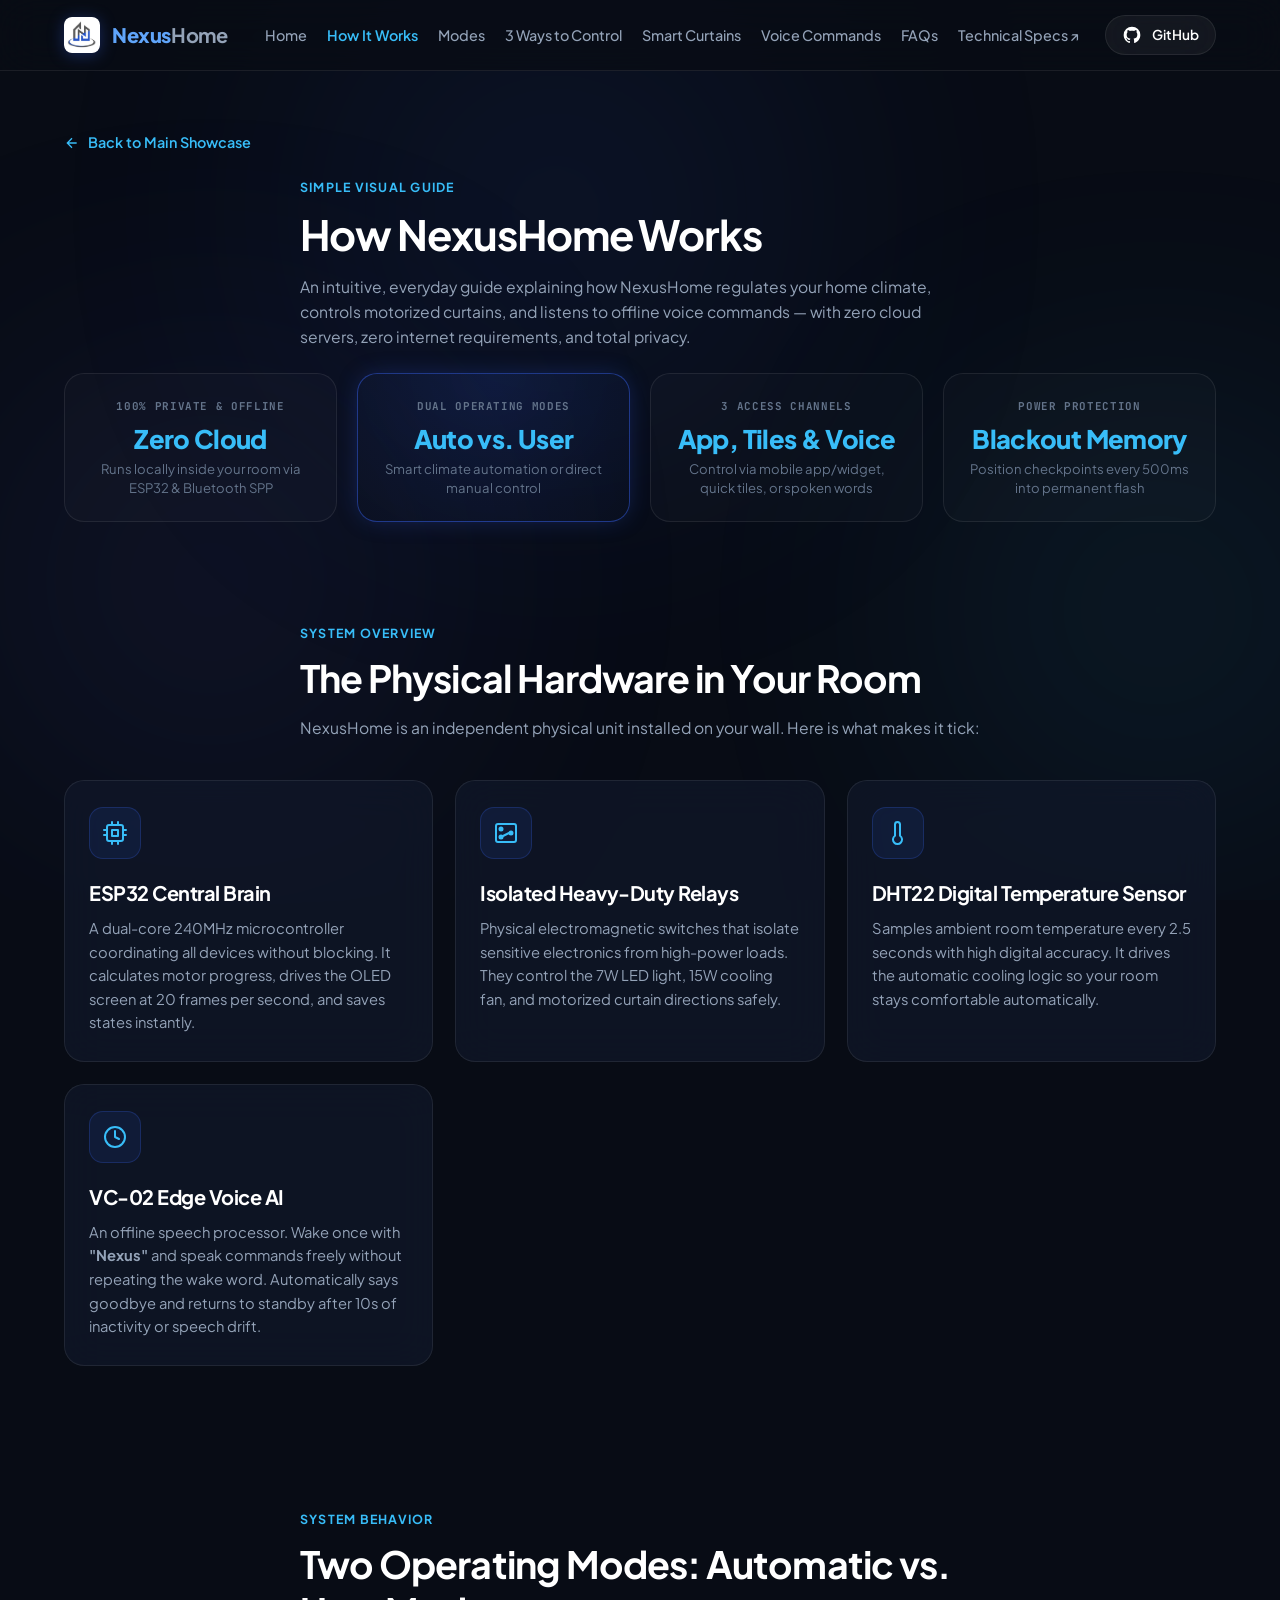
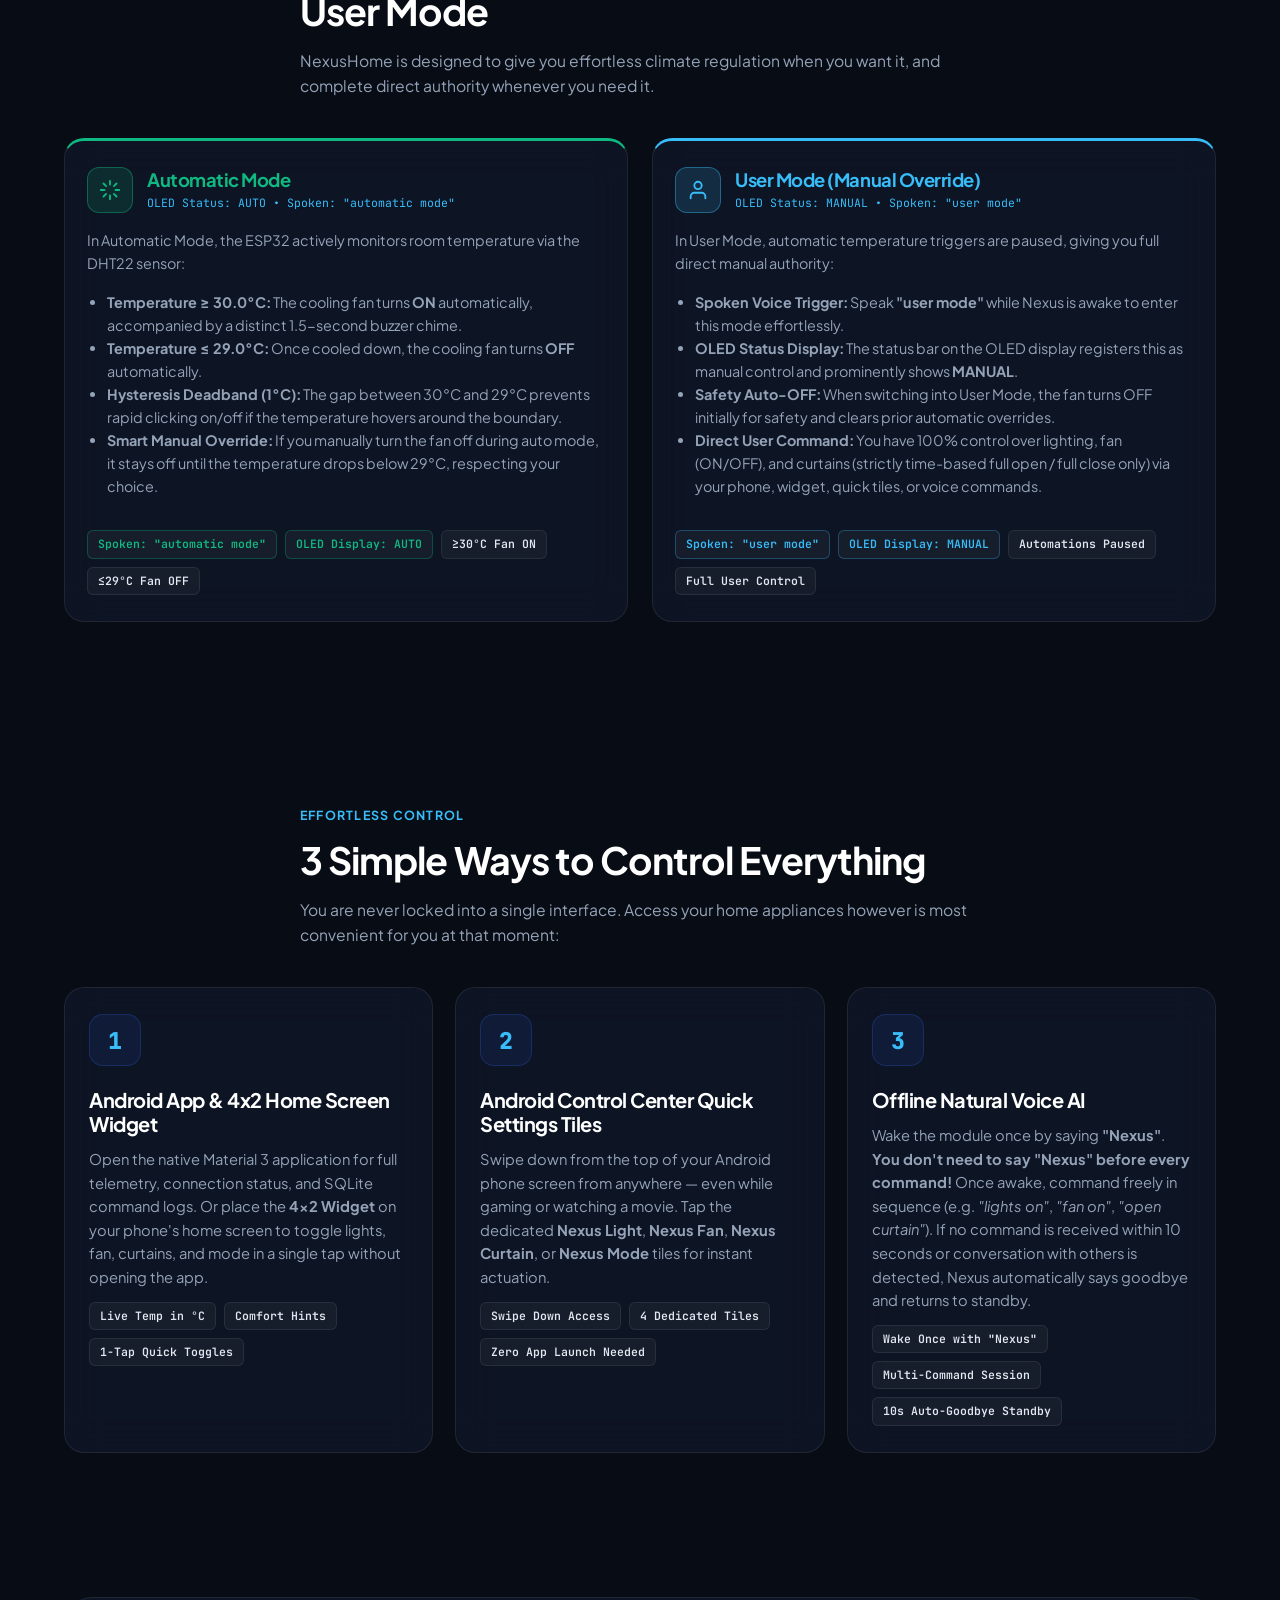
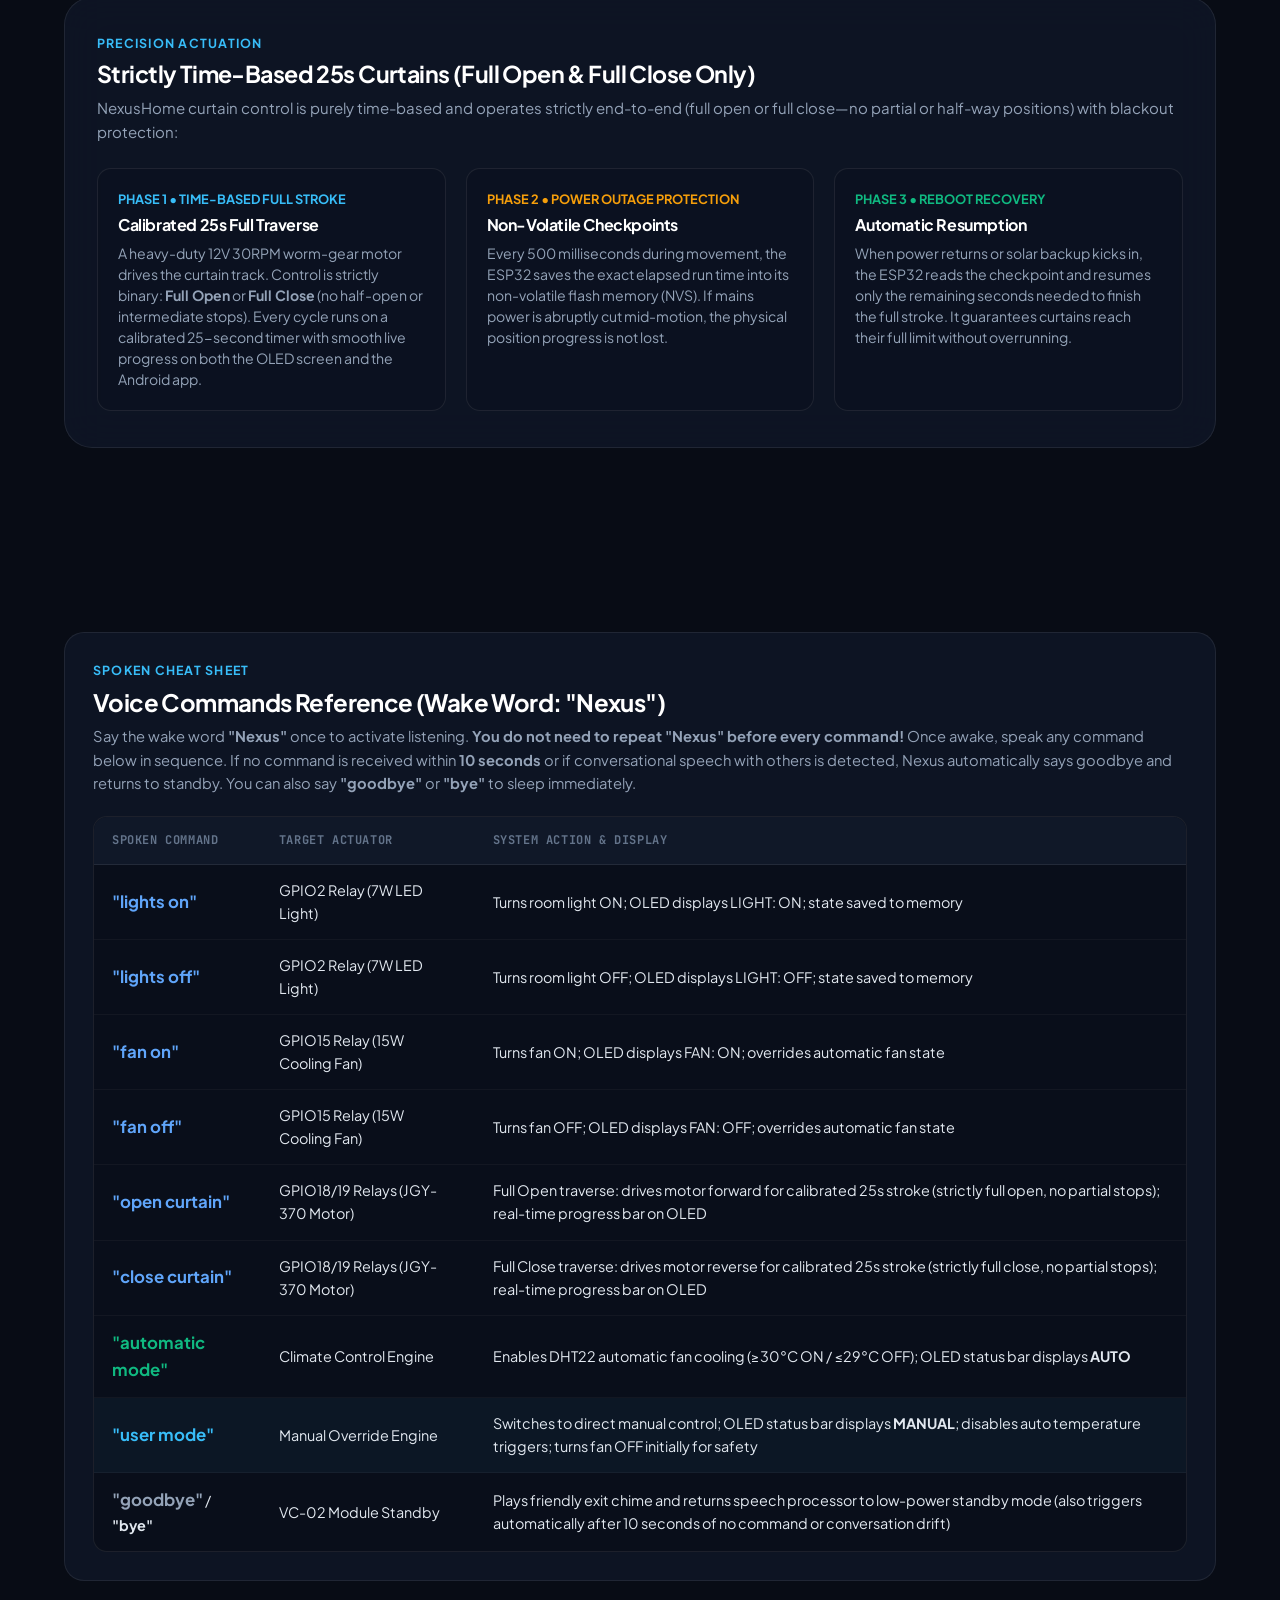
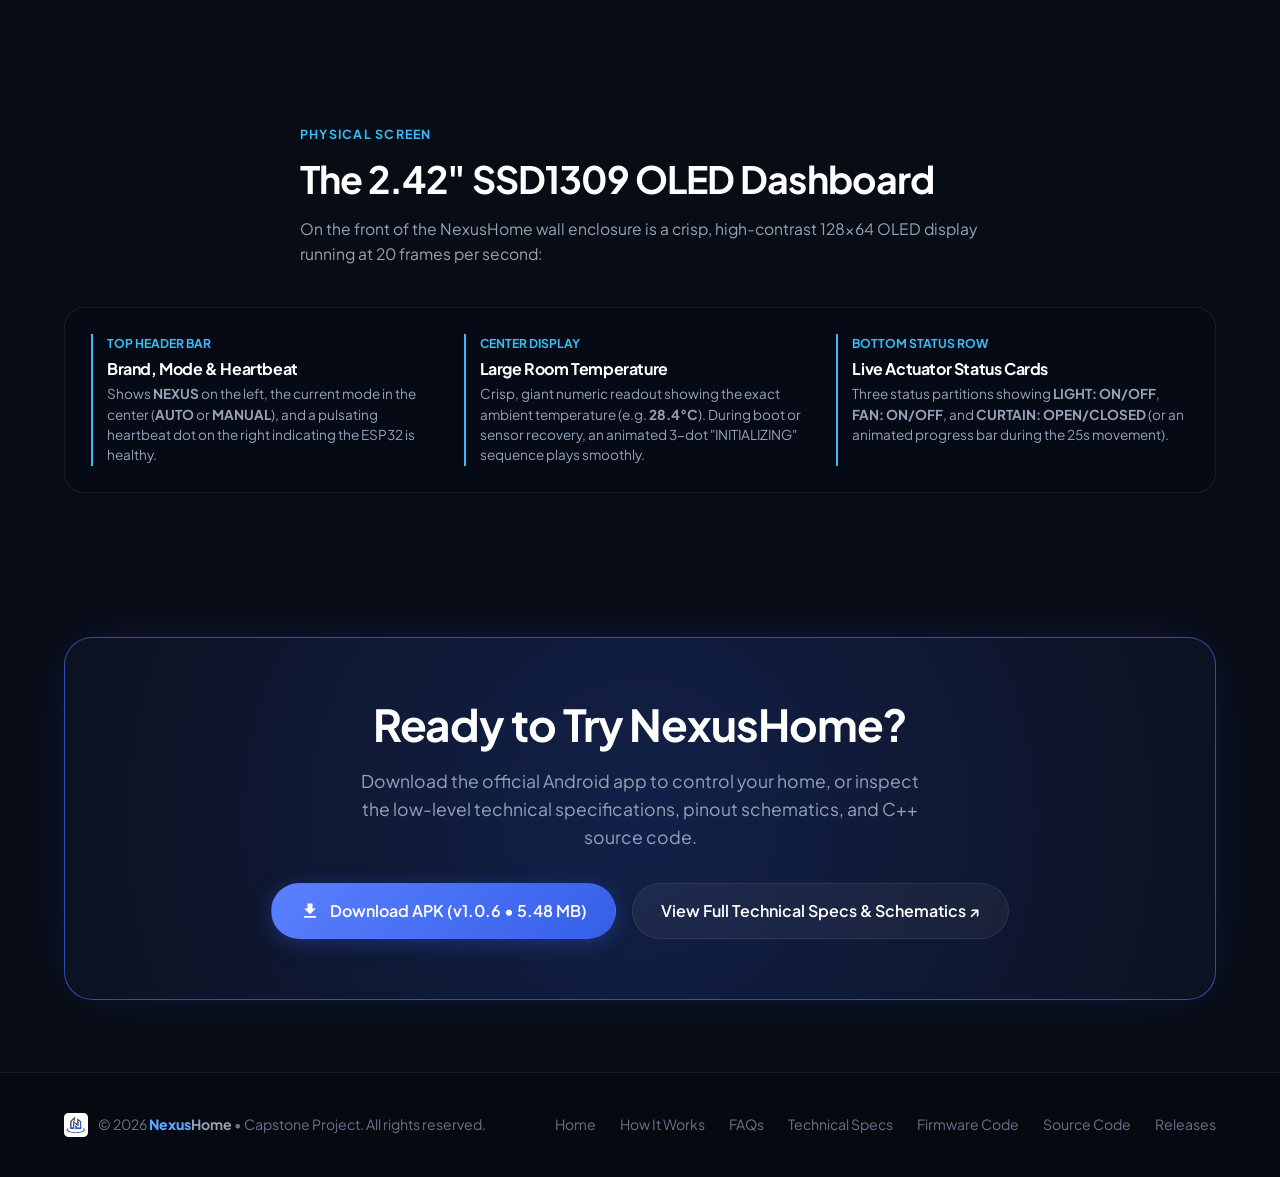
<file: website/how-it-works.html>
<!DOCTYPE html>
<html lang="en">
<head>
  <meta charset="UTF-8">
  <meta name="viewport" content="width=device-width, initial-scale=1.0">
  
  <!-- Primary Meta Tags -->
  <title>How It Works - Simple Visual Guide - NexusHome</title>
  <meta name="title" content="How It Works - Simple Visual Guide - NexusHome">
  <meta name="description" content="A simple, beginner-friendly visual guide to how NexusHome works: Automatic vs. User Mode, 3 ways to control, 25-second motorized curtains, and offline voice commands.">
  <meta name="keywords" content="NexusHome, How It Works, Smart Home, User Mode, Automatic Mode, Offline Voice, ESP32, Android Widget, Quick Settings Tiles">
  <meta name="author" content="Team Nexus">

  <!-- Favicon -->
  <link rel="icon" type="image/png" href="assets/nexuslogo.png">

  <!-- Stylesheet -->
  <link rel="stylesheet" href="styles.css">
</head>
<body>

  <!-- Ambient Light Orbs -->
  <div class="ambient-glow" aria-hidden="true">
    <div class="glow-orb glow-orb-1"></div>
    <div class="glow-orb glow-orb-2"></div>
    <div class="glow-orb glow-orb-3"></div>
  </div>

  <!-- Top Navigation -->
  <header>
    <nav class="navbar" id="navbar">
      <div class="container">
        <a href="index.html" class="nav-brand" id="navBrand">
          <img src="assets/nexuslogo.png" alt="NexusHome Logo">
          <span><span class="brand-nexus">Nexus</span><span class="brand-home">Home</span></span>
        </a>

        <ul class="nav-links" id="navLinks">
          <li><a href="index.html" class="nav-link">Home</a></li>
          <li><a href="how-it-works.html" class="nav-link active" style="color: var(--brand-cyan);">How It Works</a></li>
          <li><a href="#modes" class="nav-link">Modes</a></li>
          <li><a href="#control-methods" class="nav-link">3 Ways to Control</a></li>
          <li><a href="#curtains" class="nav-link">Smart Curtains</a></li>
          <li><a href="#voice-commands" class="nav-link">Voice Commands</a></li>
          <li><a href="index.html#faq" class="nav-link">FAQs</a></li>
          <li><a href="specs.html" class="nav-link">Technical Specs ↗</a></li>
          <li class="nav-mobile-item">
            <a href="https://github.com/oursprojects/NexusHome/releases/latest/download/app-release.apk" class="btn btn-primary btn-sm dynamic-apk-link nav-mobile-btn">
              <svg class="btn-icon" viewBox="0 0 24 24" width="18" height="18">
                <path fill="currentColor" d="M5 20h14v-2H5v2zM19 9h-4V3H9v6H5l7 7 7-7z"/>
              </svg>
              <span>Download APK</span>
            </a>
          </li>
          <li class="nav-mobile-item">
            <a href="https://github.com/oursprojects/NexusHome" target="_blank" rel="noopener noreferrer" class="btn btn-secondary btn-sm nav-mobile-btn">
              <svg class="btn-icon" viewBox="0 0 24 24" width="18" height="18">
                <path fill="currentColor" d="M12 2A10 10 0 0 0 2 12c0 4.42 2.87 8.17 6.84 9.5.5.08.66-.23.66-.5v-1.69c-2.77.6-3.36-1.34-3.36-1.34-.46-1.16-1.11-1.47-1.11-1.47-.91-.62.07-.6.07-.6 1 .07 1.53 1.03 1.53 1.03.87 1.52 2.34 1.07 2.91.83.1-.65.35-1.09.63-1.34-2.22-.25-4.55-1.11-4.55-4.92 0-1.11.38-2 1.03-2.71-.1-.25-.45-1.29.1-2.64 0 0 .84-.27 2.75 1.02.79-.22 1.65-.33 2.5-.33.85 0 1.71.11 2.5.33 1.91-1.29 2.75-1.02 2.75-1.02.55 1.35.2 2.39.1 2.64.65.71 1.03 1.6 1.03 2.71 0 3.82-2.34 4.66-4.57 4.91.36.31.69.92.69 1.85V21c0 .27.16.59.67.5C19.14 20.16 22 16.42 22 12A10 10 0 0 0 12 2z"/>
              </svg>
              <span>GitHub</span>
            </a>
          </li>
        </ul>

        <div class="nav-actions">
          <a href="https://github.com/oursprojects/NexusHome" target="_blank" rel="noopener noreferrer" class="btn btn-secondary btn-sm" id="btnNavGithub">
            <svg class="btn-icon" viewBox="0 0 24 24" width="18" height="18">
              <path fill="currentColor" d="M12 2A10 10 0 0 0 2 12c0 4.42 2.87 8.17 6.84 9.5.5.08.66-.23.66-.5v-1.69c-2.77.6-3.36-1.34-3.36-1.34-.46-1.16-1.11-1.47-1.11-1.47-.91-.62.07-.6.07-.6 1 .07 1.53 1.03 1.53 1.03.87 1.52 2.34 1.07 2.91.83.1-.65.35-1.09.63-1.34-2.22-.25-4.55-1.11-4.55-4.92 0-1.11.38-2 1.03-2.71-.1-.25-.45-1.29.1-2.64 0 0 .84-.27 2.75 1.02.79-.22 1.65-.33 2.5-.33.85 0 1.71.11 2.5.33 1.91-1.29 2.75-1.02 2.75-1.02.55 1.35.2 2.39.1 2.64.65.71 1.03 1.6 1.03 2.71 0 3.82-2.34 4.66-4.57 4.91.36.31.69.92.69 1.85V21c0 .27.16.59.67.5C19.14 20.16 22 16.42 22 12A10 10 0 0 0 12 2z"/>
            </svg>
            <span>GitHub</span>
          </a>
          <button type="button" class="nav-toggle" id="btnNavToggle" aria-label="Toggle Navigation Menu">
            <span></span>
            <span></span>
            <span></span>
          </button>
        </div>
      </div>
    </nav>
  </header>

  <!-- Main Content -->
  <main>
    <!-- Page Hero Header -->
    <section class="page-hero">
      <div class="container">
        <a href="index.html" class="back-link">
          <svg viewBox="0 0 24 24" width="16" height="16" fill="none" stroke="currentColor" stroke-width="2">
            <path d="M19 12H5M12 19l-7-7 7-7"/>
          </svg>
          <span>Back to Main Showcase</span>
        </a>
        <div class="section-head" style="text-align: left; margin-bottom: 24px;">
          <span class="section-tag">Simple Visual Guide</span>
          <h1 class="section-title">How NexusHome Works</h1>
          <p class="section-desc" style="max-width: 860px;">An intuitive, everyday guide explaining how NexusHome regulates your home climate, controls motorized curtains, and listens to offline voice commands — with zero cloud servers, zero internet requirements, and total privacy.</p>
        </div>

        <!-- 4 Quick Key Highlights -->
        <div class="specs-grid" style="margin-top: 24px;">
          <div class="spec-item">
            <span class="spec-label">100% PRIVATE & OFFLINE</span>
            <h4>Zero Cloud</h4>
            <p>Runs locally inside your room via ESP32 & Bluetooth SPP</p>
          </div>
          <div class="spec-item spec-highlight">
            <span class="spec-label">DUAL OPERATING MODES</span>
            <h4>Auto vs. User</h4>
            <p>Smart climate automation or direct manual control</p>
          </div>
          <div class="spec-item">
            <span class="spec-label">3 ACCESS CHANNELS</span>
            <h4>App, Tiles & Voice</h4>
            <p>Control via mobile app/widget, quick tiles, or spoken words</p>
          </div>
          <div class="spec-item">
            <span class="spec-label">POWER PROTECTION</span>
            <h4>Blackout Memory</h4>
            <p>Position checkpoints every 500ms into permanent flash</p>
          </div>
        </div>
      </div>
    </section>

    <!-- 1. The Local Brain: What's Inside the Box -->
    <section class="section" id="brain">
      <div class="container">
        <div class="section-head" style="text-align: left;">
          <span class="section-tag">System Overview</span>
          <h2 class="section-title">The Physical Hardware in Your Room</h2>
          <p class="section-desc">NexusHome is an independent physical unit installed on your wall. Here is what makes it tick:</p>
        </div>

        <div class="features-grid">
          <!-- Card 1 -->
          <div class="feature-card">
            <div class="feature-icon-box">
              <svg viewBox="0 0 24 24" fill="none" stroke="currentColor" stroke-width="2" stroke-linecap="round" stroke-linejoin="round">
                <rect x="4" y="4" width="16" height="16" rx="2"></rect>
                <rect x="9" y="9" width="6" height="6"></rect>
                <path d="M9 1v3M15 1v3M9 20v3M15 20v3M20 9h3M20 14h3M1 9h3M1 14h3"></path>
              </svg>
            </div>
            <h3 class="feature-title">ESP32 Central Brain</h3>
            <p class="feature-text">A dual-core 240MHz microcontroller coordinating all devices without blocking. It calculates motor progress, drives the OLED screen at 20 frames per second, and saves states instantly.</p>
          </div>

          <!-- Card 2 -->
          <div class="feature-card">
            <div class="feature-icon-box">
              <svg viewBox="0 0 24 24" fill="none" stroke="currentColor" stroke-width="2" stroke-linecap="round" stroke-linejoin="round">
                <rect x="2" y="3" width="20" height="18" rx="2"></rect>
                <circle cx="7" cy="8" r="1.5" fill="currentColor"></circle>
                <circle cx="7" cy="16" r="1.5" fill="currentColor"></circle>
                <circle cx="17" cy="12" r="1.5" fill="currentColor"></circle>
                <path d="M7 16l8-4"></path>
              </svg>
            </div>
            <h3 class="feature-title">Isolated Heavy-Duty Relays</h3>
            <p class="feature-text">Physical electromagnetic switches that isolate sensitive electronics from high-power loads. They control the 7W LED light, 15W cooling fan, and motorized curtain directions safely.</p>
          </div>

          <!-- Card 3 -->
          <div class="feature-card">
            <div class="feature-icon-box">
              <svg viewBox="0 0 24 24" fill="none" stroke="currentColor" stroke-width="2" stroke-linecap="round" stroke-linejoin="round">
                <path d="M14 14.76V3.5a2.5 2.5 0 0 0-5 0v11.26a4.5 4.5 0 1 0 5 0z"/>
              </svg>
            </div>
            <h3 class="feature-title">DHT22 Digital Temperature Sensor</h3>
            <p class="feature-text">Samples ambient room temperature every 2.5 seconds with high digital accuracy. It drives the automatic cooling logic so your room stays comfortable automatically.</p>
          </div>

          <!-- Card 4 -->
          <div class="feature-card">
            <div class="feature-icon-box">
              <svg viewBox="0 0 24 24" fill="none" stroke="currentColor" stroke-width="2" stroke-linecap="round" stroke-linejoin="round">
                <circle cx="12" cy="12" r="10"></circle>
                <path d="M12 6v6l4 2"></path>
              </svg>
            </div>
            <h3 class="feature-title">VC-02 Edge Voice AI</h3>
            <p class="feature-text">An offline speech processor. Wake once with <strong>"Nexus"</strong> and speak commands freely without repeating the wake word. Automatically says goodbye and returns to standby after 10s of inactivity or speech drift.</p>
          </div>
        </div>
      </div>
    </section>

    <!-- 2. Dual Modes Explained: Automatic vs. User Mode -->
    <section class="section" id="modes">
      <div class="container">
        <div class="section-head" style="text-align: left;">
          <span class="section-tag">System Behavior</span>
          <h2 class="section-title">Two Operating Modes: Automatic vs. User Mode</h2>
          <p class="section-desc">NexusHome is designed to give you effortless climate regulation when you want it, and complete direct authority whenever you need it.</p>
        </div>

        <div class="power-grid" style="grid-template-columns: repeat(auto-fit, minmax(340px, 1fr));">
          <!-- Mode 1: Automatic -->
          <div class="power-card" style="border-top: 3px solid var(--accent-green);">
            <div class="power-card-header">
              <div class="power-icon-box" style="background: rgba(16, 185, 129, 0.15); border-color: rgba(16, 185, 129, 0.4); color: #10B981;">
                <svg viewBox="0 0 24 24" fill="none" stroke="currentColor" stroke-width="2" stroke-linecap="round" stroke-linejoin="round">
                  <path d="M12 2v4M12 18v4M4.93 4.93l2.83 2.83M16.24 16.24l2.83 2.83M2 12h4M18 12h4M4.93 19.07l2.83-2.83M16.24 7.76l2.83-2.83"/>
                </svg>
              </div>
              <div>
                <h3 style="color: #10B981;">Automatic Mode</h3>
                <span class="power-subtag">OLED Status: AUTO &bull; Spoken: "automatic mode"</span>
              </div>
            </div>
            <p class="power-text">
              In Automatic Mode, the ESP32 actively monitors room temperature via the DHT22 sensor:
            </p>
            <ul style="color: var(--text-secondary); font-size: 0.9rem; margin-left: 20px; line-height: 1.6;">
              <li><strong>Temperature &ge; 30.0°C:</strong> The cooling fan turns <strong>ON</strong> automatically, accompanied by a distinct 1.5-second buzzer chime.</li>
              <li><strong>Temperature &le; 29.0°C:</strong> Once cooled down, the cooling fan turns <strong>OFF</strong> automatically.</li>
              <li><strong>Hysteresis Deadband (1°C):</strong> The gap between 30°C and 29°C prevents rapid clicking on/off if the temperature hovers around the boundary.</li>
              <li><strong>Smart Manual Override:</strong> If you manually turn the fan off during auto mode, it stays off until the temperature drops below 29°C, respecting your choice.</li>
            </ul>
            <div class="power-specs-pills" style="margin-top: 16px;">
              <span class="spec-pill" style="border-color: rgba(16, 185, 129, 0.3); color: #10B981;">Spoken: "automatic mode"</span>
              <span class="spec-pill" style="border-color: rgba(16, 185, 129, 0.3); color: #10B981;">OLED Display: AUTO</span>
              <span class="spec-pill">&ge;30°C Fan ON</span>
              <span class="spec-pill">&le;29°C Fan OFF</span>
            </div>
          </div>

          <!-- Mode 2: User Mode -->
          <div class="power-card" style="border-top: 3px solid var(--brand-cyan);">
            <div class="power-card-header">
              <div class="power-icon-box" style="background: rgba(56, 189, 248, 0.15); border-color: rgba(56, 189, 248, 0.4); color: var(--brand-cyan);">
                <svg viewBox="0 0 24 24" fill="none" stroke="currentColor" stroke-width="2" stroke-linecap="round" stroke-linejoin="round">
                  <path d="M20 21v-2a4 4 0 0 0-4-4H8a4 4 0 0 0-4 4v2"></path>
                  <circle cx="12" cy="7" r="4"></circle>
                </svg>
              </div>
              <div>
                <h3 style="color: var(--brand-cyan);">User Mode (Manual Override)</h3>
                <span class="power-subtag">OLED Status: MANUAL &bull; Spoken: "user mode"</span>
              </div>
            </div>
            <p class="power-text">
              In User Mode, automatic temperature triggers are paused, giving you full direct manual authority:
            </p>
            <ul style="color: var(--text-secondary); font-size: 0.9rem; margin-left: 20px; line-height: 1.6;">
              <li><strong>Spoken Voice Trigger:</strong> Speak <strong>"user mode"</strong> while Nexus is awake to enter this mode effortlessly.</li>
              <li><strong>OLED Status Display:</strong> The status bar on the OLED display registers this as manual control and prominently shows <strong>MANUAL</strong>.</li>
              <li><strong>Safety Auto-OFF:</strong> When switching into User Mode, the fan turns OFF initially for safety and clears prior automatic overrides.</li>
              <li><strong>Direct User Command:</strong> You have 100% control over lighting, fan (ON/OFF), and curtains (strictly time-based full open / full close only) via your phone, widget, quick tiles, or voice commands.</li>
            </ul>
            <div class="power-specs-pills" style="margin-top: 16px;">
              <span class="spec-pill" style="border-color: rgba(56, 189, 248, 0.3); color: var(--brand-cyan);">Spoken: "user mode"</span>
              <span class="spec-pill" style="border-color: rgba(56, 189, 248, 0.3); color: var(--brand-cyan);">OLED Display: MANUAL</span>
              <span class="spec-pill">Automations Paused</span>
              <span class="spec-pill">Full User Control</span>
            </div>
          </div>
        </div>
      </div>
    </section>

    <!-- 3. Three Ways to Control -->
    <section class="section" id="control-methods">
      <div class="container">
        <div class="section-head" style="text-align: left;">
          <span class="section-tag">Effortless Control</span>
          <h2 class="section-title">3 Simple Ways to Control Everything</h2>
          <p class="section-desc">You are never locked into a single interface. Access your home appliances however is most convenient for you at that moment:</p>
        </div>

        <div class="features-grid">
          <!-- Way 1 -->
          <div class="feature-card">
            <div class="feature-icon-box step-number">1</div>
            <h3 class="feature-title">Android App & 4x2 Home Screen Widget</h3>
            <p class="feature-text">
              Open the native Material 3 application for full telemetry, connection status, and SQLite command logs. Or place the <strong>4x2 Widget</strong> on your phone's home screen to toggle lights, fan, curtains, and mode in a single tap without opening the app.
            </p>
            <div class="power-specs-pills" style="margin-top: 12px;">
              <span class="spec-pill">Live Temp in °C</span>
              <span class="spec-pill">Comfort Hints</span>
              <span class="spec-pill">1-Tap Quick Toggles</span>
            </div>
          </div>

          <!-- Way 2 -->
          <div class="feature-card">
            <div class="feature-icon-box step-number">2</div>
            <h3 class="feature-title">Android Control Center Quick Settings Tiles</h3>
            <p class="feature-text">
              Swipe down from the top of your Android phone screen from anywhere — even while gaming or watching a movie. Tap the dedicated <strong>Nexus Light</strong>, <strong>Nexus Fan</strong>, <strong>Nexus Curtain</strong>, or <strong>Nexus Mode</strong> tiles for instant actuation.
            </p>
            <div class="power-specs-pills" style="margin-top: 12px;">
              <span class="spec-pill">Swipe Down Access</span>
              <span class="spec-pill">4 Dedicated Tiles</span>
              <span class="spec-pill">Zero App Launch Needed</span>
            </div>
          </div>

          <!-- Way 3 -->
          <div class="feature-card">
            <div class="feature-icon-box step-number">3</div>
            <h3 class="feature-title">Offline Natural Voice AI</h3>
            <p class="feature-text">
              Wake the module once by saying <strong>"Nexus"</strong>. <strong>You don't need to say "Nexus" before every command!</strong> Once awake, command freely in sequence (e.g. <em>"lights on"</em>, <em>"fan on"</em>, <em>"open curtain"</em>). If no command is received within 10 seconds or conversation with others is detected, Nexus automatically says goodbye and returns to standby.
            </p>
            <div class="power-specs-pills" style="margin-top: 12px;">
              <span class="spec-pill">Wake Once with "Nexus"</span>
              <span class="spec-pill">Multi-Command Session</span>
              <span class="spec-pill">10s Auto-Goodbye Standby</span>
            </div>
          </div>
        </div>
      </div>
    </section>

    <!-- 4. Motorized Curtains with Blackout Memory -->
    <section class="section" id="curtains">
      <div class="container">
        <div class="voltage-guard-container">
          <div class="voltage-guard-header">
            <span class="section-tag" style="margin-bottom: 6px;">Precision Actuation</span>
            <h3>Strictly Time-Based 25s Curtains (Full Open & Full Close Only)</h3>
            <p>NexusHome curtain control is purely time-based and operates strictly end-to-end (full open or full close—no partial or half-way positions) with blackout protection:</p>
          </div>

          <div style="display: grid; grid-template-columns: repeat(auto-fit, minmax(280px, 1fr)); gap: 20px;">
            <div style="background: rgba(11, 17, 30, 0.6); border: 1px solid var(--border-subtle); border-radius: var(--radius-md); padding: 20px;">
              <div style="font-size: 0.8rem; color: var(--brand-cyan); font-weight: 700; text-transform: uppercase; margin-bottom: 6px;">Phase 1 &bull; Time-Based Full Stroke</div>
              <h4 style="color: var(--text-primary); margin-bottom: 8px;">Calibrated 25s Full Traverse</h4>
              <p style="font-size: 0.88rem; color: var(--text-secondary); line-height: 1.5;">
                A heavy-duty 12V 30RPM worm-gear motor drives the curtain track. Control is strictly binary: <strong>Full Open</strong> or <strong>Full Close</strong> (no half-open or intermediate stops). Every cycle runs on a calibrated 25-second timer with smooth live progress on both the OLED screen and the Android app.
              </p>
            </div>

            <div style="background: rgba(11, 17, 30, 0.6); border: 1px solid var(--border-subtle); border-radius: var(--radius-md); padding: 20px;">
              <div style="font-size: 0.8rem; color: #F59E0B; font-weight: 700; text-transform: uppercase; margin-bottom: 6px;">Phase 2 &bull; Power Outage Protection</div>
              <h4 style="color: var(--text-primary); margin-bottom: 8px;">Non-Volatile Checkpoints</h4>
              <p style="font-size: 0.88rem; color: var(--text-secondary); line-height: 1.5;">
                Every 500 milliseconds during movement, the ESP32 saves the exact elapsed run time into its non-volatile flash memory (NVS). If mains power is abruptly cut mid-motion, the physical position progress is not lost.
              </p>
            </div>

            <div style="background: rgba(11, 17, 30, 0.6); border: 1px solid var(--border-subtle); border-radius: var(--radius-md); padding: 20px;">
              <div style="font-size: 0.8rem; color: #10B981; font-weight: 700; text-transform: uppercase; margin-bottom: 6px;">Phase 3 &bull; Reboot Recovery</div>
              <h4 style="color: var(--text-primary); margin-bottom: 8px;">Automatic Resumption</h4>
              <p style="font-size: 0.88rem; color: var(--text-secondary); line-height: 1.5;">
                When power returns or solar backup kicks in, the ESP32 reads the checkpoint and resumes only the remaining seconds needed to finish the full stroke. It guarantees curtains reach their full limit without overrunning.
              </p>
            </div>
          </div>
        </div>
      </div>
    </section>

    <!-- 5. Spoken Voice Command Cheat Sheet -->
    <section class="section" id="voice-commands">
      <div class="container">
        <div class="voice-lexicon-card" style="background: var(--bg-surface); border: 1px solid var(--border-subtle); border-radius: var(--radius-lg); padding: 28px;">
          <div style="margin-bottom: 20px;">
            <span class="section-tag" style="margin-bottom: 6px;">Spoken Cheat Sheet</span>
            <h2 class="section-title" style="font-size: 1.5rem; margin-bottom: 8px;">Voice Commands Reference (Wake Word: "Nexus")</h2>
            <p style="font-size: 0.92rem; color: var(--text-secondary); margin: 0; line-height: 1.6;">
              Say the wake word <strong>"Nexus"</strong> once to activate listening. <strong>You do not need to repeat "Nexus" before every command!</strong> Once awake, speak any command below in sequence. If no command is received within <strong>10 seconds</strong> or if conversational speech with others is detected, Nexus automatically says goodbye and returns to standby. You can also say <strong>"goodbye"</strong> or <strong>"bye"</strong> to sleep immediately.
            </p>
          </div>

          <div class="table-responsive-wrapper">
            <table class="tech-table">
              <thead>
                <tr>
                  <th>Spoken Command</th>
                  <th>Target Actuator</th>
                  <th>System Action & Display</th>
                </tr>
              </thead>
              <tbody>
                <tr>
                  <td><strong style="color: #60A5FA; font-size: 1.05rem;">"lights on"</strong></td>
                  <td>GPIO2 Relay (7W LED Light)</td>
                  <td>Turns room light ON; OLED displays LIGHT: ON; state saved to memory</td>
                </tr>
                <tr>
                  <td><strong style="color: #60A5FA; font-size: 1.05rem;">"lights off"</strong></td>
                  <td>GPIO2 Relay (7W LED Light)</td>
                  <td>Turns room light OFF; OLED displays LIGHT: OFF; state saved to memory</td>
                </tr>
                <tr>
                  <td><strong style="color: #60A5FA; font-size: 1.05rem;">"fan on"</strong></td>
                  <td>GPIO15 Relay (15W Cooling Fan)</td>
                  <td>Turns fan ON; OLED displays FAN: ON; overrides automatic fan state</td>
                </tr>
                <tr>
                  <td><strong style="color: #60A5FA; font-size: 1.05rem;">"fan off"</strong></td>
                  <td>GPIO15 Relay (15W Cooling Fan)</td>
                  <td>Turns fan OFF; OLED displays FAN: OFF; overrides automatic fan state</td>
                </tr>
                <tr>
                  <td><strong style="color: #60A5FA; font-size: 1.05rem;">"open curtain"</strong></td>
                  <td>GPIO18/19 Relays (JGY-370 Motor)</td>
                  <td>Full Open traverse: drives motor forward for calibrated 25s stroke (strictly full open, no partial stops); real-time progress bar on OLED</td>
                </tr>
                <tr>
                  <td><strong style="color: #60A5FA; font-size: 1.05rem;">"close curtain"</strong></td>
                  <td>GPIO18/19 Relays (JGY-370 Motor)</td>
                  <td>Full Close traverse: drives motor reverse for calibrated 25s stroke (strictly full close, no partial stops); real-time progress bar on OLED</td>
                </tr>
                <tr>
                  <td><strong style="color: #10B981; font-size: 1.05rem;">"automatic mode"</strong></td>
                  <td>Climate Control Engine</td>
                  <td>Enables DHT22 automatic fan cooling (&ge;30°C ON / &le;29°C OFF); OLED status bar displays <strong>AUTO</strong></td>
                </tr>
                <tr style="background: rgba(56, 189, 248, 0.05);">
                  <td><strong style="color: var(--brand-cyan); font-size: 1.05rem;">"user mode"</strong></td>
                  <td>Manual Override Engine</td>
                  <td>Switches to direct manual control; OLED status bar displays <strong>MANUAL</strong>; disables auto temperature triggers; turns fan OFF initially for safety</td>
                </tr>
                <tr>
                  <td><strong style="color: #94A3B8; font-size: 1.05rem;">"goodbye"</strong> / <strong>"bye"</strong></td>
                  <td>VC-02 Module Standby</td>
                  <td>Plays friendly exit chime and returns speech processor to low-power standby mode (also triggers automatically after 10 seconds of no command or conversation drift)</td>
                </tr>
              </tbody>
            </table>
          </div>
        </div>
      </div>
    </section>

    <!-- 6. Physical 2.42" OLED UI Dashboard -->
    <section class="section" id="oled">
      <div class="container">
        <div class="section-head" style="text-align: left;">
          <span class="section-tag">Physical Screen</span>
          <h2 class="section-title">The 2.42" SSD1309 OLED Dashboard</h2>
          <p class="section-desc">On the front of the NexusHome wall enclosure is a crisp, high-contrast 128x64 OLED display running at 20 frames per second:</p>
        </div>

        <div style="background: rgba(6, 11, 20, 0.8); border: 1px solid var(--border-subtle); border-radius: var(--radius-lg); padding: 26px;">
          <div style="display: grid; grid-template-columns: repeat(auto-fit, minmax(260px, 1fr)); gap: 20px;">
            <div style="border-left: 2px solid var(--brand-cyan); padding-left: 14px;">
              <div style="font-size: 0.76rem; color: var(--brand-cyan); font-weight: 700; text-transform: uppercase;">Top Header Bar</div>
              <h4 style="color: var(--text-primary); margin: 6px 0;">Brand, Mode & Heartbeat</h4>
              <p style="font-size: 0.85rem; color: var(--text-secondary); line-height: 1.5;">
                Shows <strong>NEXUS</strong> on the left, the current mode in the center (<strong>AUTO</strong> or <strong>MANUAL</strong>), and a pulsating heartbeat dot on the right indicating the ESP32 is healthy.
              </p>
            </div>

            <div style="border-left: 2px solid var(--brand-cyan); padding-left: 14px;">
              <div style="font-size: 0.76rem; color: var(--brand-cyan); font-weight: 700; text-transform: uppercase;">Center Display</div>
              <h4 style="color: var(--text-primary); margin: 6px 0;">Large Room Temperature</h4>
              <p style="font-size: 0.85rem; color: var(--text-secondary); line-height: 1.5;">
                Crisp, giant numeric readout showing the exact ambient temperature (e.g. <strong>28.4°C</strong>). During boot or sensor recovery, an animated 3-dot "INITIALIZING" sequence plays smoothly.
              </p>
            </div>

            <div style="border-left: 2px solid var(--brand-cyan); padding-left: 14px;">
              <div style="font-size: 0.76rem; color: var(--brand-cyan); font-weight: 700; text-transform: uppercase;">Bottom Status Row</div>
              <h4 style="color: var(--text-primary); margin: 6px 0;">Live Actuator Status Cards</h4>
              <p style="font-size: 0.85rem; color: var(--text-secondary); line-height: 1.5;">
                Three status partitions showing <strong>LIGHT: ON/OFF</strong>, <strong>FAN: ON/OFF</strong>, and <strong>CURTAIN: OPEN/CLOSED</strong> (or an animated progress bar during the 25s movement).
              </p>
            </div>
          </div>
        </div>
      </div>
    </section>

    <!-- Call to Action Section -->
    <section class="section">
      <div class="container">
        <div class="cta-banner">
          <h2>Ready to Try NexusHome?</h2>
          <p>Download the official Android app to control your home, or inspect the low-level technical specifications, pinout schematics, and C++ source code.</p>
          <div class="cta-buttons">
            <a href="https://github.com/oursprojects/NexusHome/releases/latest/download/app-release.apk" class="btn btn-primary btn-lg dynamic-apk-link" id="btnCtaDownload">
              <svg class="btn-icon" viewBox="0 0 24 24" width="22" height="22">
                <path fill="currentColor" d="M5 20h14v-2H5v2zM19 9h-4V3H9v6H5l7 7 7-7z"/>
              </svg>
              <span>Download APK (<span class="release-version-tag">v1.0.6</span> • <span class="release-size-tag">5.48 MB</span>)</span>
            </a>
            <a href="specs.html" class="btn btn-secondary btn-lg" id="btnCtaSpecs">
              <span>View Full Technical Specs & Schematics ↗</span>
            </a>
          </div>
        </div>
      </div>
    </section>
  </main>

  <!-- Footer -->
  <footer class="footer">
    <div class="container">
      <div class="footer-copy">
        <img src="assets/nexuslogo.png" alt="NexusHome" width="24" height="24">
        <span>&copy; 2026 <strong><span class="brand-nexus">Nexus</span><span class="brand-home">Home</span></strong> • Capstone Project. All rights reserved.</span>
      </div>

      <div class="footer-links">
        <a href="index.html">Home</a>
        <a href="how-it-works.html">How It Works</a>
        <a href="index.html#faq">FAQs</a>
        <a href="specs.html">Technical Specs</a>
        <a href="specs.html#firmware">Firmware Code</a>
        <a href="https://github.com/oursprojects/NexusHome" target="_blank" rel="noopener noreferrer">Source Code</a>
        <a href="https://github.com/oursprojects/NexusHome/releases" target="_blank" rel="noopener noreferrer">Releases</a>
      </div>
    </div>
  </footer>

  <!-- Scripts -->
  <script src="script.js"></script>
</body>
</html>
</file>
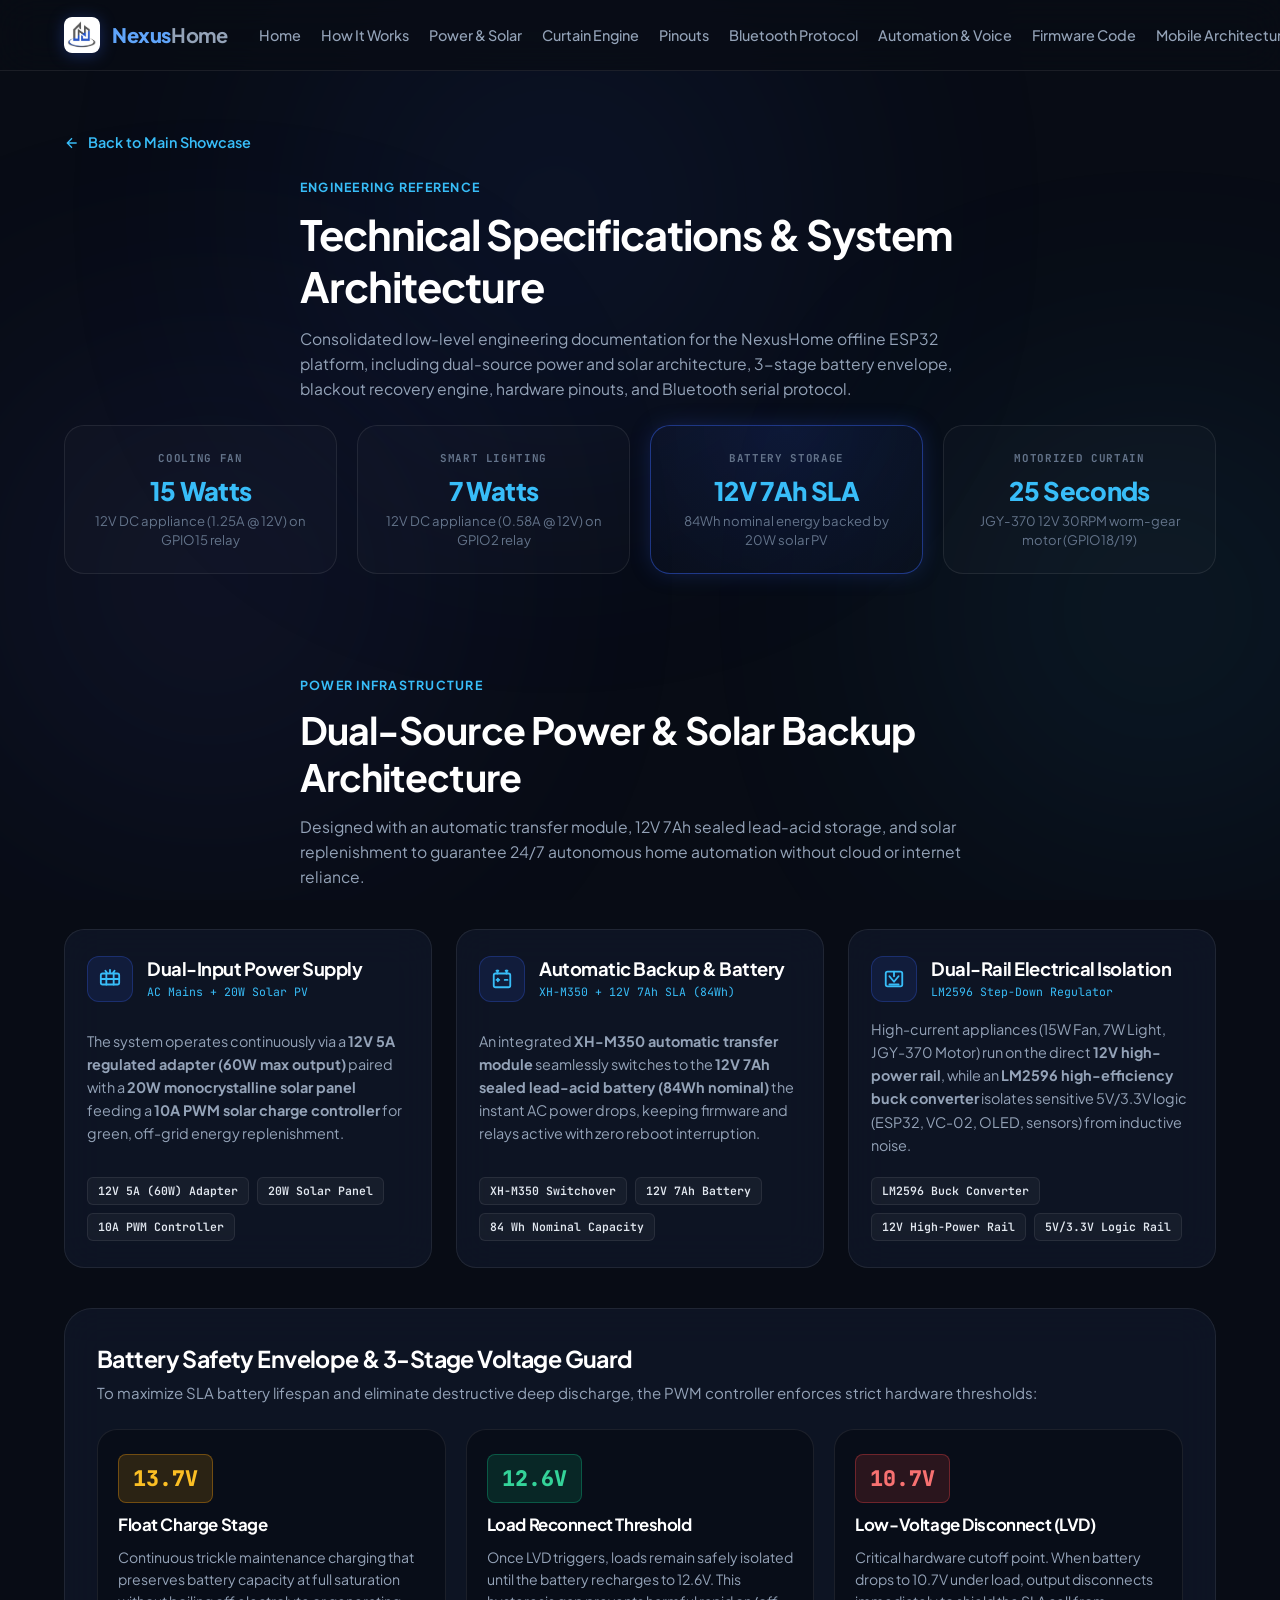
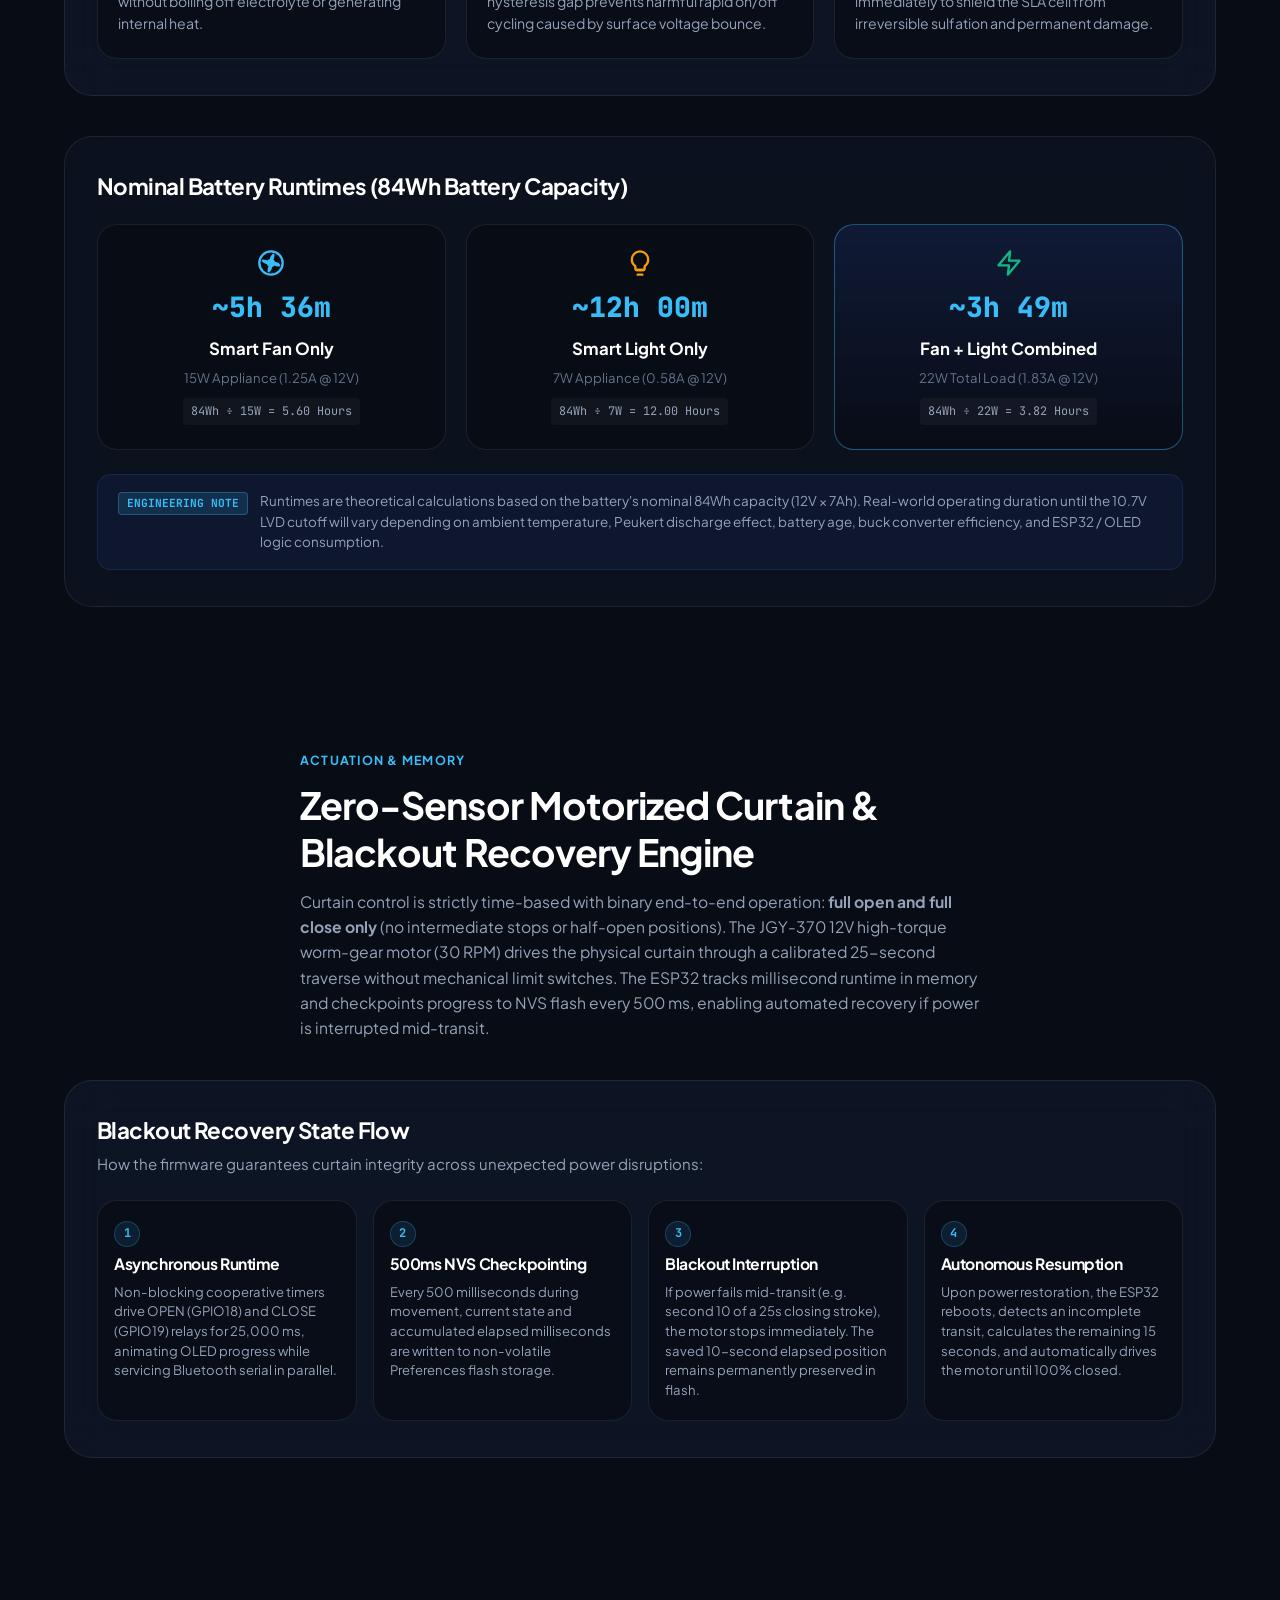
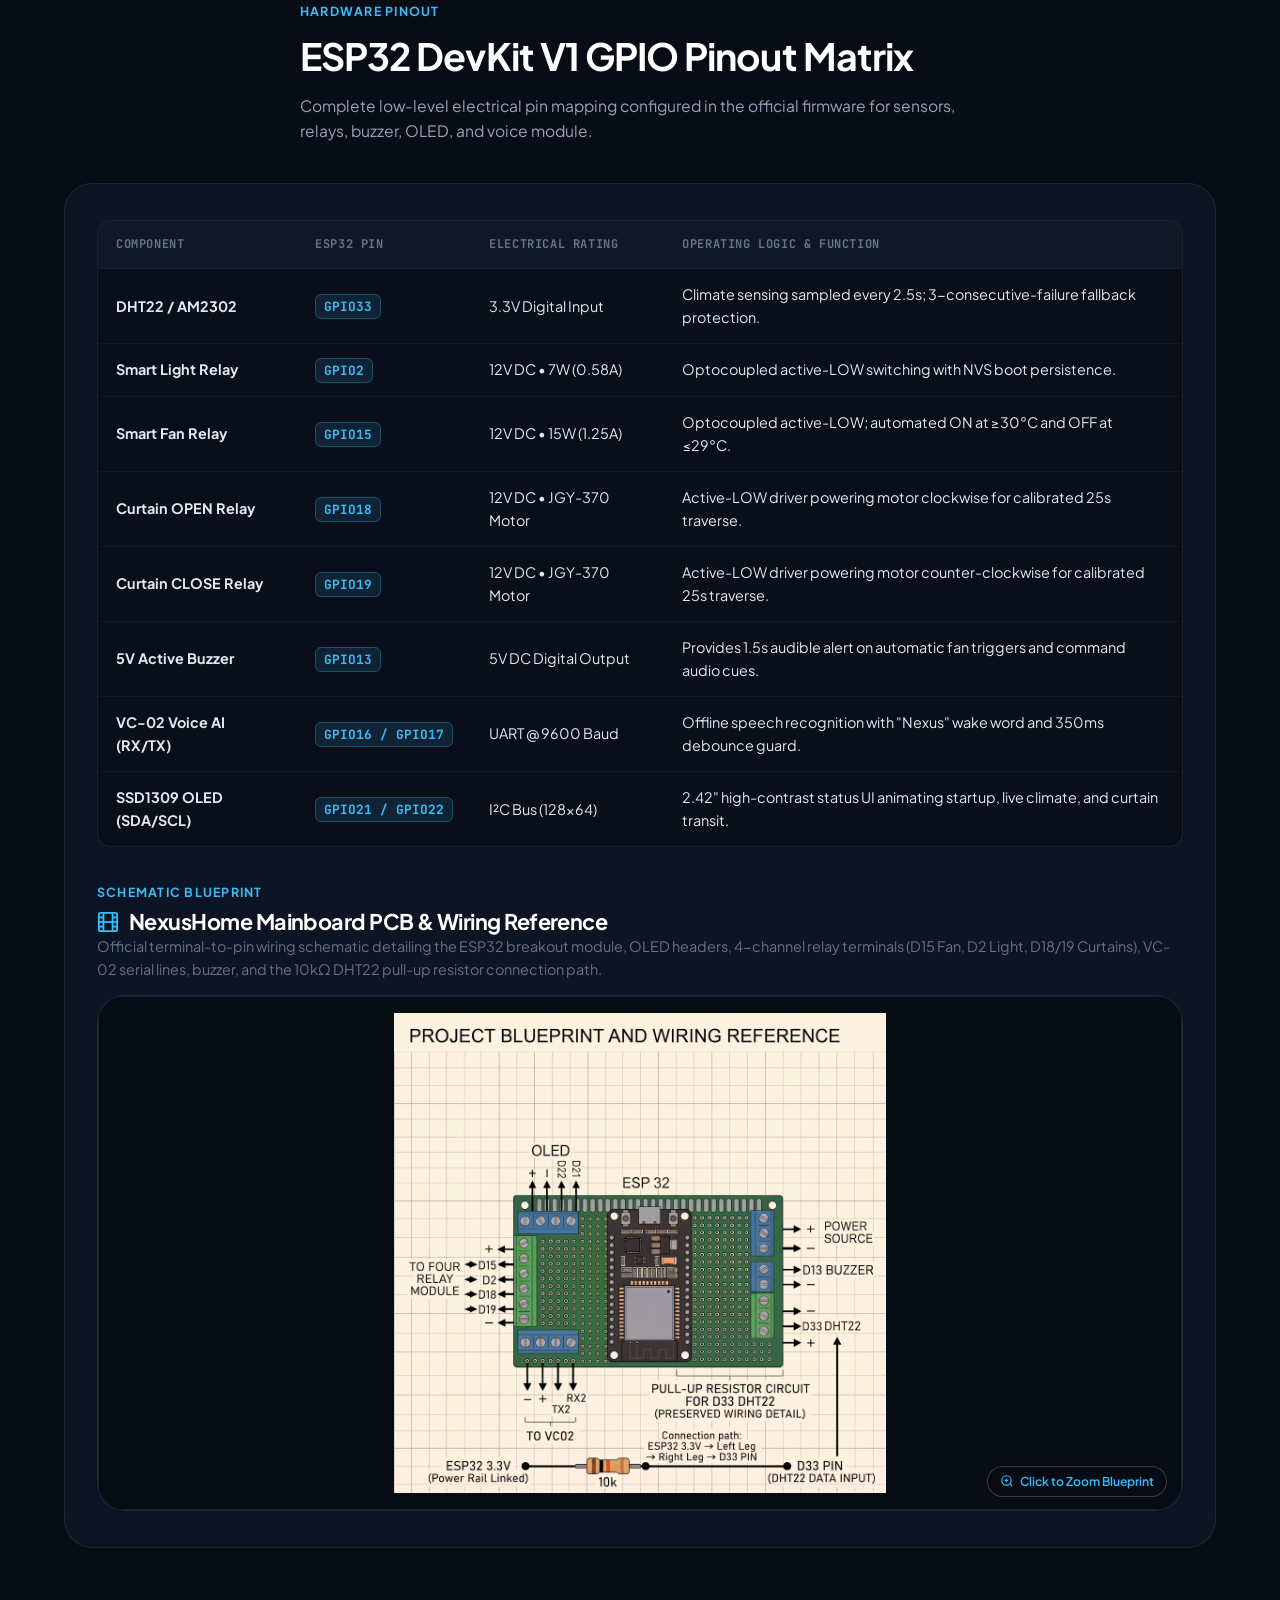
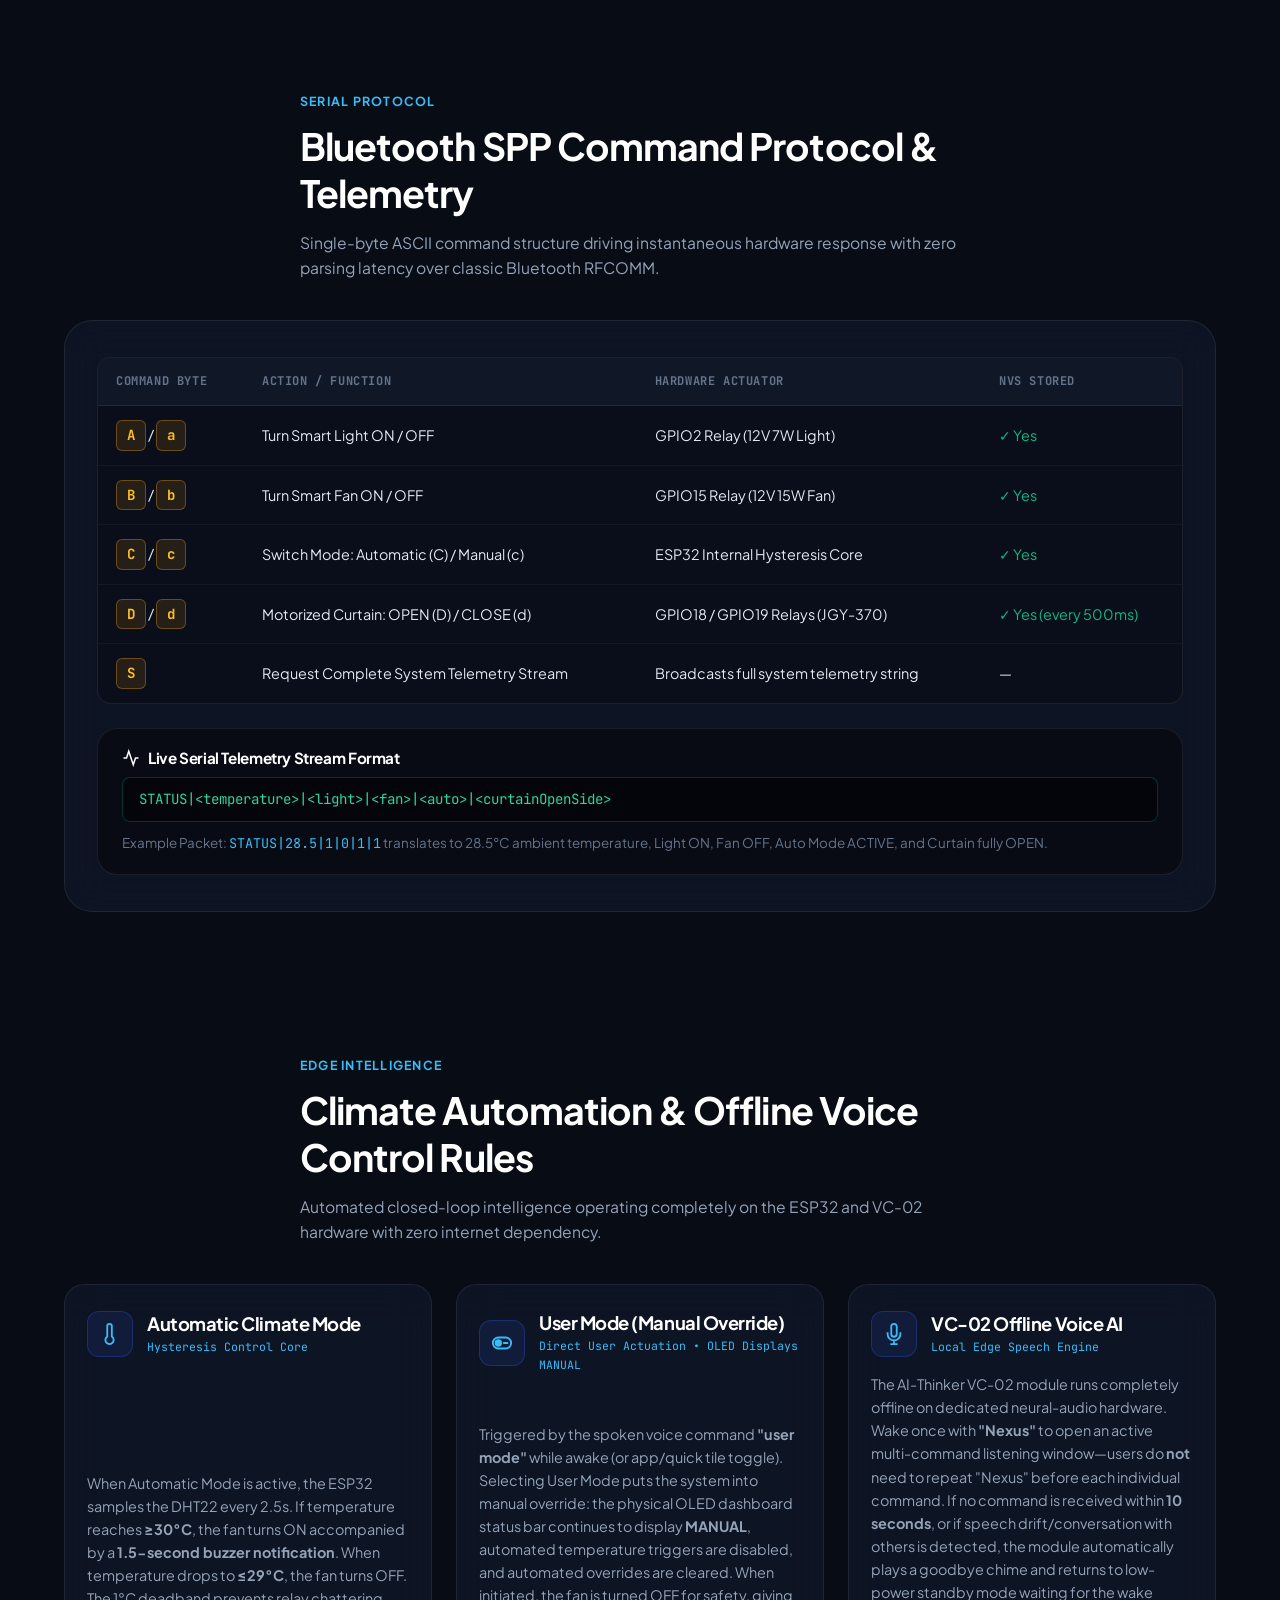
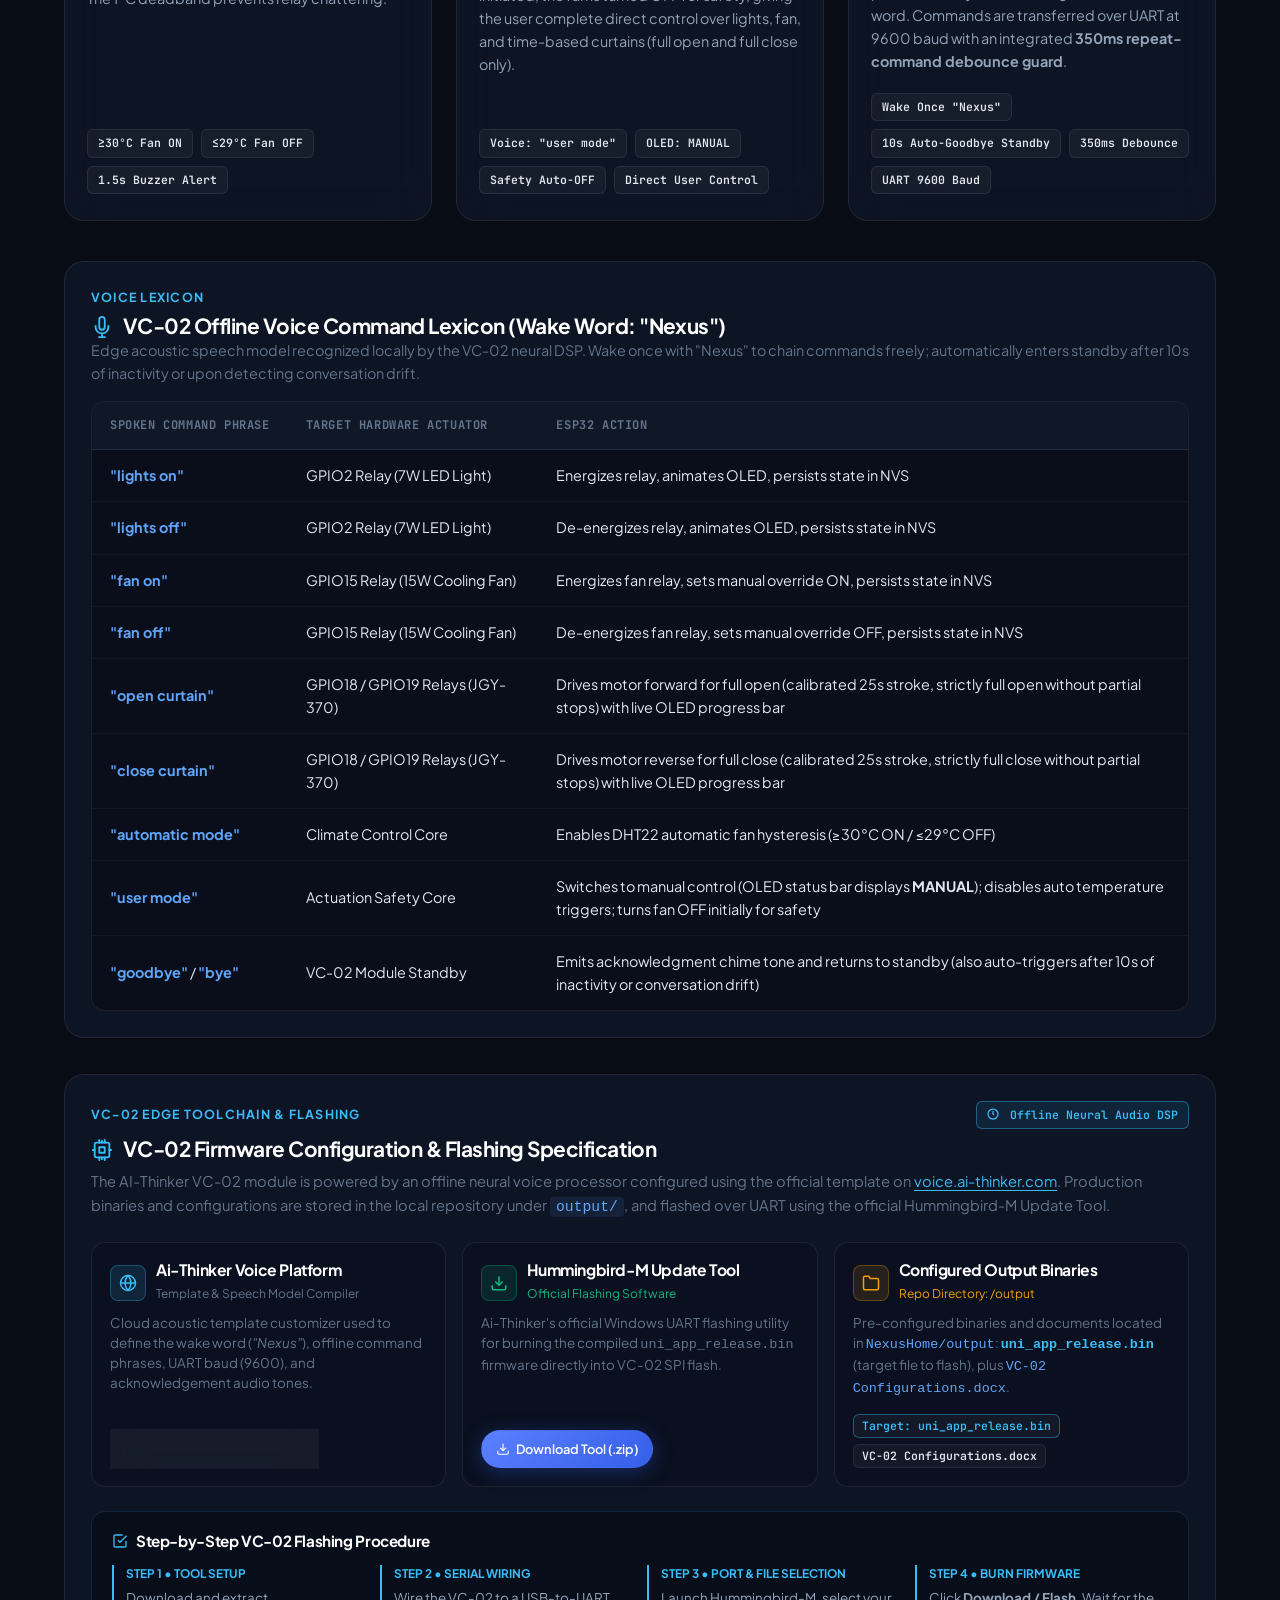
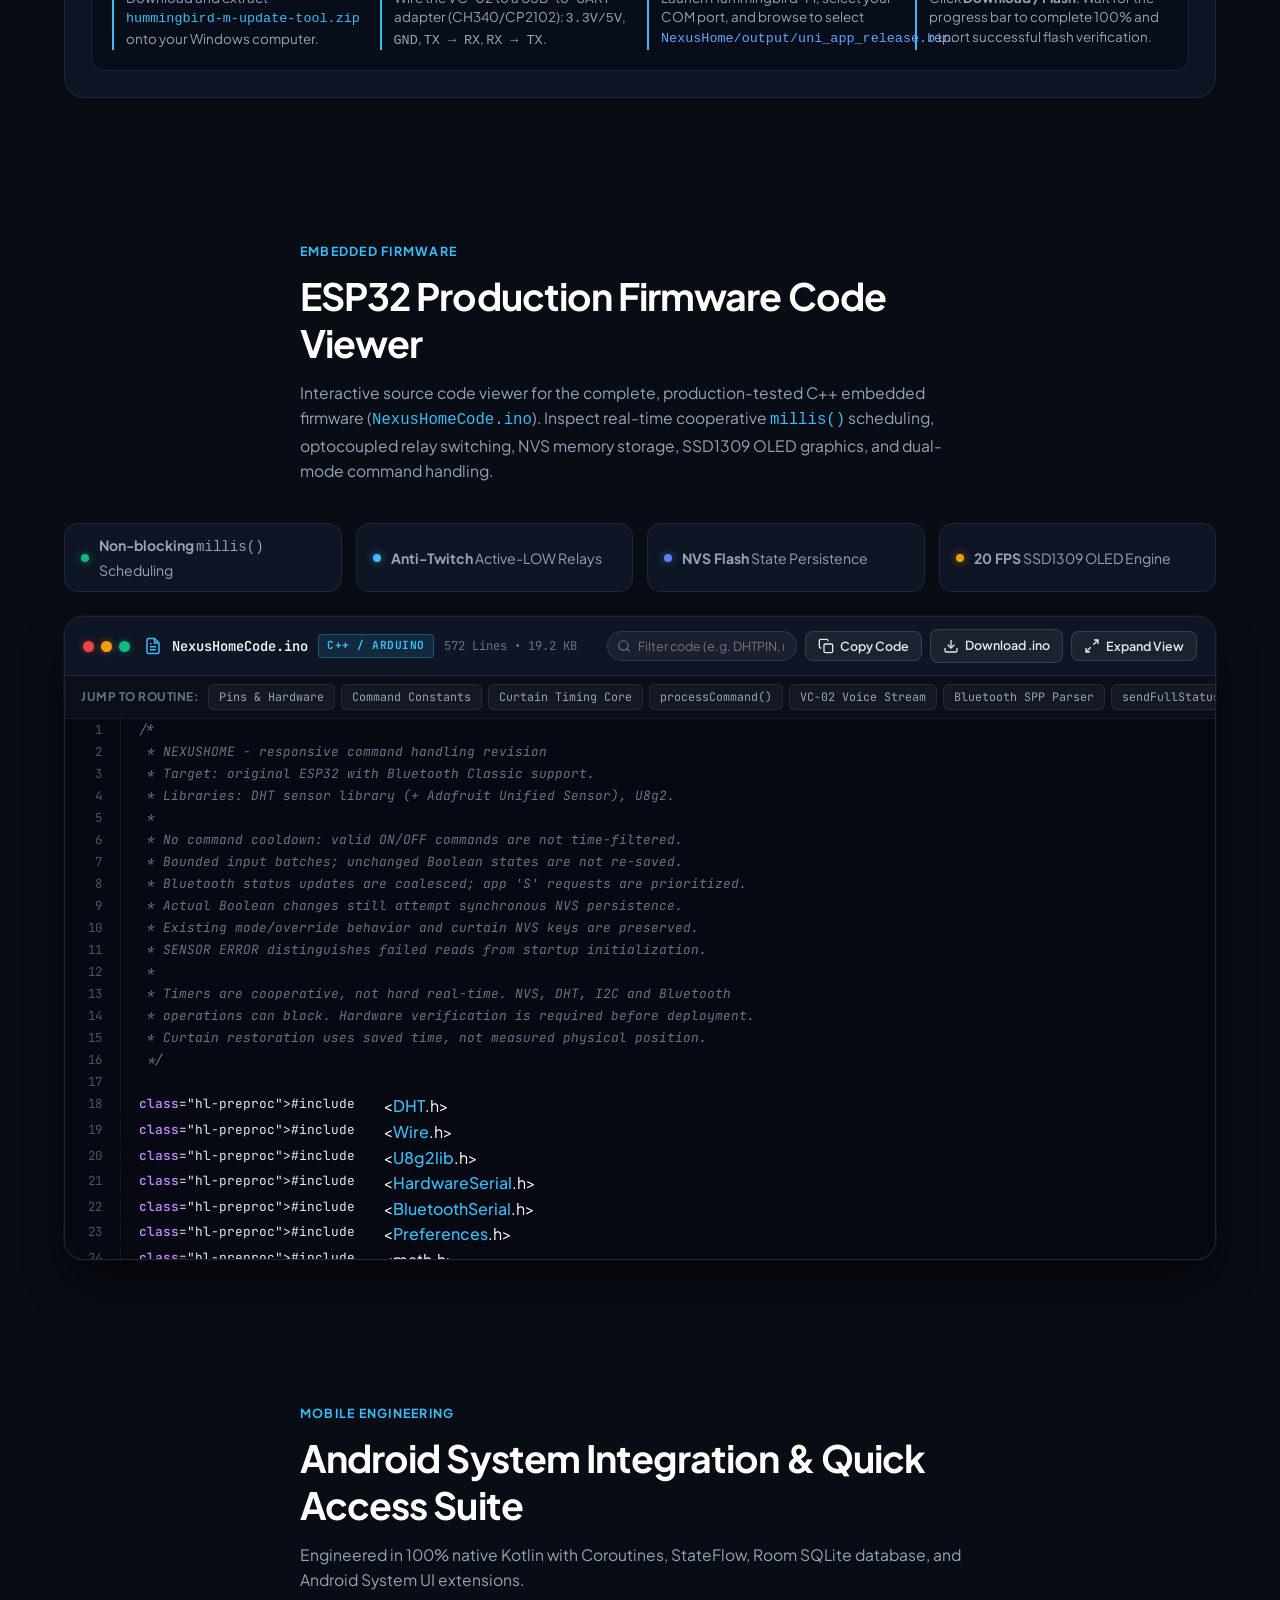
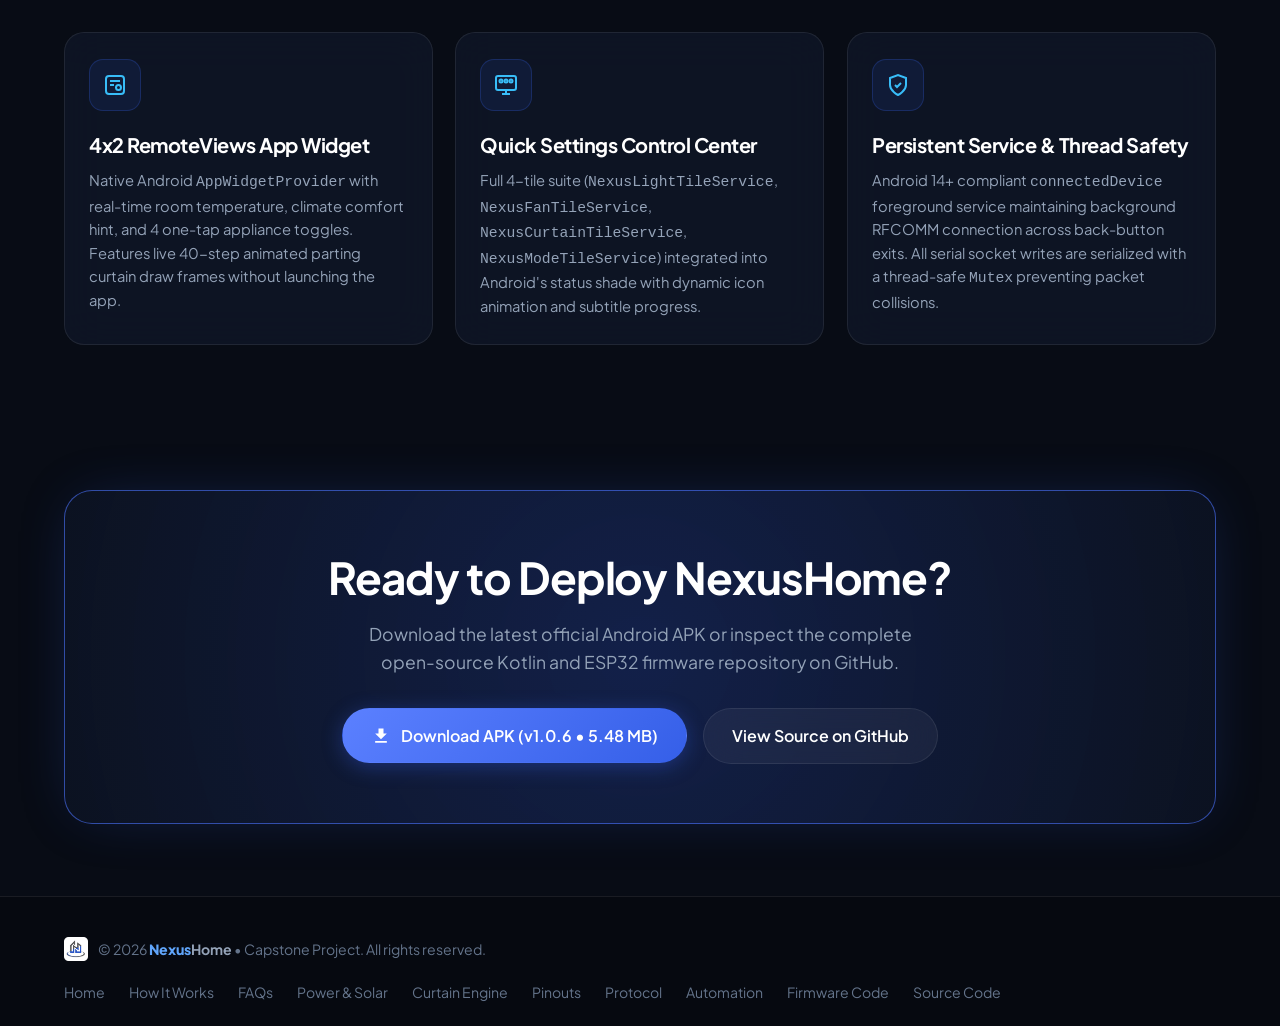
<file: website/specs.html>
<!DOCTYPE html>
<html lang="en">
<head>
  <meta charset="UTF-8">
  <meta name="viewport" content="width=device-width, initial-scale=1.0">
  
  <!-- Primary Meta Tags -->
  <title>Technical Specifications & System Architecture - NexusHome</title>
  <meta name="title" content="Technical Specifications & System Architecture - NexusHome">
  <meta name="description" content="Complete engineering reference for NexusHome: ESP32 hardware pinouts, 12V 7Ah battery & 20W solar subsystem, 3-stage voltage envelope, blackout recovery engine, and Bluetooth serial protocol.">
  <meta name="keywords" content="NexusHome, System Architecture, ESP32 Pinout, Solar Charge Controller, Battery Backup, Bluetooth SPP, IoT Firmware, Capstone">
  <meta name="author" content="Team Nexus">

  <!-- Favicon -->
  <link rel="icon" type="image/png" href="assets/nexuslogo.png">

  <!-- Stylesheet -->
  <link rel="stylesheet" href="styles.css">
</head>
<body>

  <!-- Ambient Light Orbs -->
  <div class="ambient-glow" aria-hidden="true">
    <div class="glow-orb glow-orb-1"></div>
    <div class="glow-orb glow-orb-2"></div>
    <div class="glow-orb glow-orb-3"></div>
  </div>

  <!-- Top Navigation -->
  <header>
    <nav class="navbar" id="navbar">
      <div class="container">
        <a href="index.html" class="nav-brand" id="navBrand">
          <img src="assets/nexuslogo.png" alt="NexusHome Logo">
          <span><span class="brand-nexus">Nexus</span><span class="brand-home">Home</span></span>
        </a>

        <ul class="nav-links" id="navLinks">
          <li><a href="index.html" class="nav-link">Home</a></li>
          <li><a href="how-it-works.html" class="nav-link">How It Works</a></li>
          <li><a href="#power" class="nav-link">Power & Solar</a></li>
          <li><a href="#curtain" class="nav-link">Curtain Engine</a></li>
          <li><a href="#pinouts" class="nav-link">Pinouts</a></li>
          <li><a href="#protocol" class="nav-link">Bluetooth Protocol</a></li>
          <li><a href="#automation" class="nav-link">Automation & Voice</a></li>
          <li><a href="#firmware" class="nav-link">Firmware Code</a></li>
          <li><a href="#android" class="nav-link">Mobile Architecture</a></li>
          <li><a href="index.html#faq" class="nav-link">FAQs</a></li>
          <li class="nav-mobile-item">
            <a href="https://github.com/oursprojects/NexusHome/releases/latest/download/app-release.apk" class="btn btn-primary btn-sm dynamic-apk-link nav-mobile-btn">
              <svg class="btn-icon" viewBox="0 0 24 24" width="18" height="18">
                <path fill="currentColor" d="M5 20h14v-2H5v2zM19 9h-4V3H9v6H5l7 7 7-7z"/>
              </svg>
              <span>Download APK</span>
            </a>
          </li>
          <li class="nav-mobile-item">
            <a href="https://github.com/oursprojects/NexusHome" target="_blank" rel="noopener noreferrer" class="btn btn-secondary btn-sm nav-mobile-btn">
              <svg class="btn-icon" viewBox="0 0 24 24" width="18" height="18">
                <path fill="currentColor" d="M12 2A10 10 0 0 0 2 12c0 4.42 2.87 8.17 6.84 9.5.5.08.66-.23.66-.5v-1.69c-2.77.6-3.36-1.34-3.36-1.34-.46-1.16-1.11-1.47-1.11-1.47-.91-.62.07-.6.07-.6 1 .07 1.53 1.03 1.53 1.03.87 1.52 2.34 1.07 2.91.83.1-.65.35-1.09.63-1.34-2.22-.25-4.55-1.11-4.55-4.92 0-1.11.38-2 1.03-2.71-.1-.25-.45-1.29.1-2.64 0 0 .84-.27 2.75 1.02.79-.22 1.65-.33 2.5-.33.85 0 1.71.11 2.5.33 1.91-1.29 2.75-1.02 2.75-1.02.55 1.35.2 2.39.1 2.64.65.71 1.03 1.6 1.03 2.71 0 3.82-2.34 4.66-4.57 4.91.36.31.69.92.69 1.85V21c0 .27.16.59.67.5C19.14 20.16 22 16.42 22 12A10 10 0 0 0 12 2z"/>
              </svg>
              <span>GitHub</span>
            </a>
          </li>
        </ul>

        <div class="nav-actions">
          <a href="https://github.com/oursprojects/NexusHome" target="_blank" rel="noopener noreferrer" class="btn btn-secondary btn-sm" id="btnNavGithub">
            <svg class="btn-icon" viewBox="0 0 24 24" width="18" height="18">
              <path fill="currentColor" d="M12 2A10 10 0 0 0 2 12c0 4.42 2.87 8.17 6.84 9.5.5.08.66-.23.66-.5v-1.69c-2.77.6-3.36-1.34-3.36-1.34-.46-1.16-1.11-1.47-1.11-1.47-.91-.62.07-.6.07-.6 1 .07 1.53 1.03 1.53 1.03.87 1.52 2.34 1.07 2.91.83.1-.65.35-1.09.63-1.34-2.22-.25-4.55-1.11-4.55-4.92 0-1.11.38-2 1.03-2.71-.1-.25-.45-1.29.1-2.64 0 0 .84-.27 2.75 1.02.79-.22 1.65-.33 2.5-.33.85 0 1.71.11 2.5.33 1.91-1.29 2.75-1.02 2.75-1.02.55 1.35.2 2.39.1 2.64.65.71 1.03 1.6 1.03 2.71 0 3.82-2.34 4.66-4.57 4.91.36.31.69.92.69 1.85V21c0 .27.16.59.67.5C19.14 20.16 22 16.42 22 12A10 10 0 0 0 12 2z"/>
            </svg>
            <span>GitHub</span>
          </a>
          <button type="button" class="nav-toggle" id="btnNavToggle" aria-label="Toggle Navigation Menu">
            <span></span>
            <span></span>
            <span></span>
          </button>
        </div>
      </div>
    </nav>
  </header>

  <!-- Main Specifications Content -->
  <main>
    <!-- Page Hero Header -->
    <section class="page-hero">
      <div class="container">
        <a href="index.html" class="back-link">
          <svg viewBox="0 0 24 24" width="16" height="16" fill="none" stroke="currentColor" stroke-width="2">
            <path d="M19 12H5M12 19l-7-7 7-7"/>
          </svg>
          <span>Back to Main Showcase</span>
        </a>
        <div class="section-head" style="text-align: left; margin-bottom: 24px;">
          <span class="section-tag">Engineering Reference</span>
          <h1 class="section-title">Technical Specifications & System Architecture</h1>
          <p class="section-desc" style="max-width: 880px;">Consolidated low-level engineering documentation for the NexusHome offline ESP32 platform, including dual-source power and solar architecture, 3-stage battery envelope, blackout recovery engine, hardware pinouts, and Bluetooth serial protocol.</p>
        </div>

        <!-- 4 Quick Key Metrics -->
        <div class="specs-grid" style="margin-top: 24px;">
          <div class="spec-item">
            <span class="spec-label">COOLING FAN</span>
            <h4>15 Watts</h4>
            <p>12V DC appliance (1.25A @ 12V) on GPIO15 relay</p>
          </div>
          <div class="spec-item">
            <span class="spec-label">SMART LIGHTING</span>
            <h4>7 Watts</h4>
            <p>12V DC appliance (0.58A @ 12V) on GPIO2 relay</p>
          </div>
          <div class="spec-item spec-highlight">
            <span class="spec-label">BATTERY STORAGE</span>
            <h4>12V 7Ah SLA</h4>
            <p>84Wh nominal energy backed by 20W solar PV</p>
          </div>
          <div class="spec-item">
            <span class="spec-label">MOTORIZED CURTAIN</span>
            <h4>25 Seconds</h4>
            <p>JGY-370 12V 30RPM worm-gear motor (GPIO18/19)</p>
          </div>
        </div>
      </div>
    </section>

    <!-- 1. Power & Solar Subsystem Section -->
    <section class="section" id="power">
      <div class="container">
        <div class="section-head" style="text-align: left;">
          <span class="section-tag">Power Infrastructure</span>
          <h2 class="section-title">Dual-Source Power & Solar Backup Architecture</h2>
          <p class="section-desc">Designed with an automatic transfer module, 12V 7Ah sealed lead-acid storage, and solar replenishment to guarantee 24/7 autonomous home automation without cloud or internet reliance.</p>
        </div>

        <!-- 3-Card Power Architecture Grid -->
        <div class="power-grid">
          <div class="power-card">
            <div class="power-card-header">
              <div class="power-icon-box">
                <svg viewBox="0 0 24 24" fill="none" stroke="currentColor" stroke-width="2" stroke-linecap="round" stroke-linejoin="round">
                  <rect x="2" y="6" width="20" height="12" rx="2"></rect>
                  <line x1="2" y1="12" x2="22" y2="12"></line>
                  <line x1="8" y1="6" x2="8" y2="18"></line>
                  <line x1="16" y1="6" x2="16" y2="18"></line>
                  <path d="M12 2v3"></path>
                  <path d="M7 3l1.5 2"></path>
                  <path d="M17 3l-1.5 2"></path>
                </svg>
              </div>
              <div>
                <h3>Dual-Input Power Supply</h3>
                <span class="power-subtag">AC Mains + 20W Solar PV</span>
              </div>
            </div>
            <p class="power-text">The system operates continuously via a <strong>12V 5A regulated adapter (60W max output)</strong> paired with a <strong>20W monocrystalline solar panel</strong> feeding a <strong>10A PWM solar charge controller</strong> for green, off-grid energy replenishment.</p>
            <div class="power-specs-pills">
              <span class="spec-pill">12V 5A (60W) Adapter</span>
              <span class="spec-pill">20W Solar Panel</span>
              <span class="spec-pill">10A PWM Controller</span>
            </div>
          </div>

          <div class="power-card">
            <div class="power-card-header">
              <div class="power-icon-box">
                <svg viewBox="0 0 24 24" fill="none" stroke="currentColor" stroke-width="2" stroke-linecap="round" stroke-linejoin="round">
                  <rect x="3" y="6" width="18" height="15" rx="2"></rect>
                  <line x1="6" y1="3" x2="8" y2="3"></line>
                  <line x1="7" y1="3" x2="7" y2="6"></line>
                  <line x1="16" y1="3" x2="18" y2="3"></line>
                  <line x1="17" y1="3" x2="17" y2="6"></line>
                  <path d="M6 13h3"></path>
                  <path d="M7.5 11.5v3"></path>
                  <path d="M15 13h3"></path>
                </svg>
              </div>
              <div>
                <h3>Automatic Backup & Battery</h3>
                <span class="power-subtag">XH-M350 + 12V 7Ah SLA (84Wh)</span>
              </div>
            </div>
            <p class="power-text">An integrated <strong>XH-M350 automatic transfer module</strong> seamlessly switches to the <strong>12V 7Ah sealed lead-acid battery (84Wh nominal)</strong> the instant AC power drops, keeping firmware and relays active with zero reboot interruption.</p>
            <div class="power-specs-pills">
              <span class="spec-pill">XH-M350 Switchover</span>
              <span class="spec-pill">12V 7Ah Battery</span>
              <span class="spec-pill">84 Wh Nominal Capacity</span>
            </div>
          </div>

          <div class="power-card">
            <div class="power-card-header">
              <div class="power-icon-box">
                <svg viewBox="0 0 24 24" fill="none" stroke="currentColor" stroke-width="2" stroke-linecap="round" stroke-linejoin="round">
                  <rect x="3" y="4" width="18" height="16" rx="2"></rect>
                  <path d="M7 9l5 6 5-6"></path>
                  <line x1="12" y1="4" x2="12" y2="9"></line>
                  <line x1="7" y1="18" x2="17" y2="18"></line>
                </svg>
              </div>
              <div>
                <h3>Dual-Rail Electrical Isolation</h3>
                <span class="power-subtag">LM2596 Step-Down Regulator</span>
              </div>
            </div>
            <p class="power-text">High-current appliances (15W Fan, 7W Light, JGY-370 Motor) run on the direct <strong>12V high-power rail</strong>, while an <strong>LM2596 high-efficiency buck converter</strong> isolates sensitive 5V/3.3V logic (ESP32, VC-02, OLED, sensors) from inductive noise.</p>
            <div class="power-specs-pills">
              <span class="spec-pill">LM2596 Buck Converter</span>
              <span class="spec-pill">12V High-Power Rail</span>
              <span class="spec-pill">5V/3.3V Logic Rail</span>
            </div>
          </div>
        </div>

        <!-- 3-Stage Voltage Guard Container -->
        <div class="voltage-guard-container">
          <div class="voltage-guard-header">
            <h3>Battery Safety Envelope & 3-Stage Voltage Guard</h3>
            <p>To maximize SLA battery lifespan and eliminate destructive deep discharge, the PWM controller enforces strict hardware thresholds:</p>
          </div>
          <div class="voltage-cards-grid">
            <div class="voltage-card volt-float">
              <div class="volt-badge">13.7V</div>
              <h4>Float Charge Stage</h4>
              <p>Continuous trickle maintenance charging that preserves battery capacity at full saturation without boiling off electrolyte or generating internal heat.</p>
            </div>
            <div class="voltage-card volt-reconnect">
              <div class="volt-badge">12.6V</div>
              <h4>Load Reconnect Threshold</h4>
              <p>Once LVD triggers, loads remain safely isolated until the battery recharges to 12.6V. This hysteresis gap prevents harmful rapid on/off cycling caused by surface voltage bounce.</p>
            </div>
            <div class="voltage-card volt-lvd">
              <div class="volt-badge">10.7V</div>
              <h4>Low-Voltage Disconnect (LVD)</h4>
              <p>Critical hardware cutoff point. When battery drops to 10.7V under load, output disconnects immediately to shield the SLA cell from irreversible sulfation and permanent damage.</p>
            </div>
          </div>
        </div>

        <!-- Nominal Runtime Estimation Grid -->
        <div class="runtime-section">
          <h3 class="runtime-title">Nominal Battery Runtimes (84Wh Battery Capacity)</h3>
          <div class="runtime-grid">
            <div class="runtime-card">
              <div class="runtime-icon" style="display: flex; justify-content: center; align-items: center; color: var(--brand-cyan);">
                <svg viewBox="0 0 24 24" width="28" height="28" fill="none" stroke="currentColor" stroke-width="2" stroke-linecap="round" stroke-linejoin="round">
                  <circle cx="12" cy="12" r="10"></circle>
                  <circle cx="12" cy="12" r="2.5" fill="currentColor"></circle>
                  <path d="M12 9.5c0-3 2-4.5 2-4.5s0 3-1 4"></path>
                  <path d="M14.5 12c3 0 4.5 2 4.5 2s-3 0-4-1"></path>
                  <path d="M12 14.5c0 3-2 4.5-2 4.5s0-3 1-4"></path>
                  <path d="M9.5 12c-3 0-4.5-2-4.5-2s3 0 4 1"></path>
                </svg>
              </div>
              <div class="runtime-val">~5h 36m</div>
              <div class="runtime-app">Smart Fan Only</div>
              <div class="runtime-meta">15W Appliance (1.25A @ 12V)</div>
              <div class="runtime-calc">84Wh ÷ 15W = 5.60 Hours</div>
            </div>
            <div class="runtime-card">
              <div class="runtime-icon" style="display: flex; justify-content: center; align-items: center; color: var(--accent-orange);">
                <svg viewBox="0 0 24 24" width="28" height="28" fill="none" stroke="currentColor" stroke-width="2" stroke-linecap="round" stroke-linejoin="round">
                  <path d="M9 18h6"></path>
                  <path d="M10 22h4"></path>
                  <path d="M12 2a7 7 0 0 0-7 7c0 2.38 1.19 4.47 3 5.74V17a1 1 0 0 0 1 1h6a1 1 0 0 0 1-1v-2.26c1.81-1.27 3-3.36 3-5.74a7 7 0 0 0-7-7z"></path>
                </svg>
              </div>
              <div class="runtime-val">~12h 00m</div>
              <div class="runtime-app">Smart Light Only</div>
              <div class="runtime-meta">7W Appliance (0.58A @ 12V)</div>
              <div class="runtime-calc">84Wh ÷ 7W = 12.00 Hours</div>
            </div>
            <div class="runtime-card highlight">
              <div class="runtime-icon" style="display: flex; justify-content: center; align-items: center; color: var(--accent-green);">
                <svg viewBox="0 0 24 24" width="28" height="28" fill="none" stroke="currentColor" stroke-width="2" stroke-linecap="round" stroke-linejoin="round">
                  <path d="M13 2L3 14h9l-1 8 10-12h-9l1-8z"></path>
                </svg>
              </div>
              <div class="runtime-val">~3h 49m</div>
              <div class="runtime-app">Fan + Light Combined</div>
              <div class="runtime-meta">22W Total Load (1.83A @ 12V)</div>
              <div class="runtime-calc">84Wh ÷ 22W = 3.82 Hours</div>
            </div>
          </div>
          <div class="runtime-footnote">
            <span class="footnote-tag">Engineering Note</span>
            <span>Runtimes are theoretical calculations based on the battery's nominal 84Wh capacity (12V × 7Ah). Real-world operating duration until the 10.7V LVD cutoff will vary depending on ambient temperature, Peukert discharge effect, battery age, buck converter efficiency, and ESP32 / OLED logic consumption.</span>
          </div>
        </div>
      </div>
    </section>

    <!-- 2. Motorized Curtain & Blackout Recovery Section -->
    <section class="section" id="curtain">
      <div class="container">
        <div class="section-head" style="text-align: left;">
          <span class="section-tag">Actuation & Memory</span>
          <h2 class="section-title">Zero-Sensor Motorized Curtain & Blackout Recovery Engine</h2>
          <p class="section-desc">Curtain control is strictly time-based with binary end-to-end operation: <strong>full open and full close only</strong> (no intermediate stops or half-open positions). The JGY-370 12V high-torque worm-gear motor (30 RPM) drives the physical curtain through a calibrated 25-second traverse without mechanical limit switches. The ESP32 tracks millisecond runtime in memory and checkpoints progress to NVS flash every 500 ms, enabling automated recovery if power is interrupted mid-transit.</p>
        </div>

        <div class="curtain-recovery-box" style="margin-top: 0;">
          <div class="curtain-recovery-header">
            <h3>Blackout Recovery State Flow</h3>
            <p>How the firmware guarantees curtain integrity across unexpected power disruptions:</p>
          </div>
          <div class="recovery-steps-grid">
            <div class="recovery-step-node">
              <span class="recovery-step-num">1</span>
              <h4>Asynchronous Runtime</h4>
              <p>Non-blocking cooperative timers drive OPEN (GPIO18) and CLOSE (GPIO19) relays for 25,000 ms, animating OLED progress while servicing Bluetooth serial in parallel.</p>
            </div>
            <div class="recovery-step-node">
              <span class="recovery-step-num">2</span>
              <h4>500ms NVS Checkpointing</h4>
              <p>Every 500 milliseconds during movement, current state and accumulated elapsed milliseconds are written to non-volatile Preferences flash storage.</p>
            </div>
            <div class="recovery-step-node">
              <span class="recovery-step-num">3</span>
              <h4>Blackout Interruption</h4>
              <p>If power fails mid-transit (e.g. second 10 of a 25s closing stroke), the motor stops immediately. The saved 10-second elapsed position remains permanently preserved in flash.</p>
            </div>
            <div class="recovery-step-node">
              <span class="recovery-step-num">4</span>
              <h4>Autonomous Resumption</h4>
              <p>Upon power restoration, the ESP32 reboots, detects an incomplete transit, calculates the remaining 15 seconds, and automatically drives the motor until 100% closed.</p>
            </div>
          </div>
        </div>
      </div>
    </section>

    <!-- 3. Hardware Pinout Table Section -->
    <section class="section" id="pinouts">
      <div class="container">
        <div class="section-head" style="text-align: left;">
          <span class="section-tag">Hardware Pinout</span>
          <h2 class="section-title">ESP32 DevKit V1 GPIO Pinout Matrix</h2>
          <p class="section-desc">Complete low-level electrical pin mapping configured in the official firmware for sensors, relays, buzzer, OLED, and voice module.</p>
        </div>

        <div class="tech-table-container" style="margin-top: 0;">
          <div class="table-responsive-wrapper">
            <table class="tech-table">
              <thead>
                <tr>
                  <th>Component</th>
                  <th>ESP32 Pin</th>
                  <th>Electrical Rating</th>
                  <th>Operating Logic & Function</th>
                </tr>
              </thead>
              <tbody>
                <tr>
                  <td><strong>DHT22 / AM2302</strong></td>
                  <td><span class="pin-badge">GPIO33</span></td>
                  <td>3.3V Digital Input</td>
                  <td>Climate sensing sampled every 2.5s; 3-consecutive-failure fallback protection.</td>
                </tr>
                <tr>
                  <td><strong>Smart Light Relay</strong></td>
                  <td><span class="pin-badge">GPIO2</span></td>
                  <td>12V DC • 7W (0.58A)</td>
                  <td>Optocoupled active-LOW switching with NVS boot persistence.</td>
                </tr>
                <tr>
                  <td><strong>Smart Fan Relay</strong></td>
                  <td><span class="pin-badge">GPIO15</span></td>
                  <td>12V DC • 15W (1.25A)</td>
                  <td>Optocoupled active-LOW; automated ON at ≥30°C and OFF at ≤29°C.</td>
                </tr>
                <tr>
                  <td><strong>Curtain OPEN Relay</strong></td>
                  <td><span class="pin-badge">GPIO18</span></td>
                  <td>12V DC • JGY-370 Motor</td>
                  <td>Active-LOW driver powering motor clockwise for calibrated 25s traverse.</td>
                </tr>
                <tr>
                  <td><strong>Curtain CLOSE Relay</strong></td>
                  <td><span class="pin-badge">GPIO19</span></td>
                  <td>12V DC • JGY-370 Motor</td>
                  <td>Active-LOW driver powering motor counter-clockwise for calibrated 25s traverse.</td>
                </tr>
                <tr>
                  <td><strong>5V Active Buzzer</strong></td>
                  <td><span class="pin-badge">GPIO13</span></td>
                  <td>5V DC Digital Output</td>
                  <td>Provides 1.5s audible alert on automatic fan triggers and command audio cues.</td>
                </tr>
                <tr>
                  <td><strong>VC-02 Voice AI (RX/TX)</strong></td>
                  <td><span class="pin-badge">GPIO16 / GPIO17</span></td>
                  <td>UART @ 9600 Baud</td>
                  <td>Offline speech recognition with "Nexus" wake word and 350ms debounce guard.</td>
                </tr>
                <tr>
                  <td><strong>SSD1309 OLED (SDA/SCL)</strong></td>
                  <td><span class="pin-badge">GPIO21 / GPIO22</span></td>
                  <td>I²C Bus (128×64)</td>
                  <td>2.42" high-contrast status UI animating startup, live climate, and curtain transit.</td>
                </tr>
              </tbody>
            </table>
          </div>

          <!-- Official Wiring Blueprint Card -->
          <div class="blueprint-card" style="margin-top: 36px;">
            <div style="margin-bottom: 14px;">
              <span class="section-tag" style="margin-bottom: 6px;">Schematic Blueprint</span>
              <h3 style="font-size: 1.35rem; color: var(--text-primary); display: flex; align-items: center; gap: 10px;">
                <svg viewBox="0 0 24 24" width="22" height="22" fill="none" stroke="currentColor" stroke-width="2" style="color: var(--brand-cyan);">
                  <rect x="2" y="2" width="20" height="20" rx="2.18" ry="2.18"></rect>
                  <line x1="7" y1="2" x2="7" y2="22"></line>
                  <line x1="17" y1="2" x2="17" y2="22"></line>
                  <line x1="2" y1="12" x2="22" y2="12"></line>
                  <line x1="2" y1="7" x2="7" y2="7"></line>
                  <line x1="2" y1="17" x2="7" y2="17"></line>
                  <line x1="17" y1="17" x2="22" y2="17"></line>
                  <line x1="17" y1="7" x2="22" y2="7"></line>
                </svg>
                <span>NexusHome Mainboard PCB & Wiring Reference</span>
              </h3>
              <p style="font-size: 0.9rem; color: var(--text-muted); margin: 0;">Official terminal-to-pin wiring schematic detailing the ESP32 breakout module, OLED headers, 4-channel relay terminals (D15 Fan, D2 Light, D18/19 Curtains), VC-02 serial lines, buzzer, and the 10kΩ DHT22 pull-up resistor connection path.</p>
            </div>

            <div class="screenshot-card" data-full="assets/NexusHomeMainBoard.jpg" data-title="NexusHome Mainboard Wiring Blueprint">
              <div class="blueprint-img-wrapper" style="position: relative; background: #080C14; border-radius: var(--radius-lg); border: 1px solid var(--border-subtle); overflow: hidden; display: flex; justify-content: center; align-items: center; padding: 16px; cursor: zoom-in;">
                <img src="assets/NexusHomeMainBoard.jpg" alt="NexusHome Mainboard Wiring Reference Blueprint" style="width: 100%; max-width: 680px; max-height: 480px; object-fit: contain; border-radius: 8px; transition: transform 0.3s ease;">
                <div style="position: absolute; bottom: 12px; right: 14px; background: rgba(8, 12, 21, 0.88); border: 1px solid rgba(255, 255, 255, 0.2); backdrop-filter: blur(8px); padding: 5px 12px; border-radius: var(--radius-full); font-size: 0.76rem; color: var(--brand-cyan); font-weight: 600; display: flex; align-items: center; gap: 6px; pointer-events: none;">
                  <svg viewBox="0 0 24 24" width="14" height="14" fill="none" stroke="currentColor" stroke-width="2">
                    <circle cx="11" cy="11" r="8"></circle>
                    <line x1="21" y1="21" x2="16.65" y2="16.65"></line>
                    <line x1="11" y1="8" x2="11" y2="14"></line>
                    <line x1="8" y1="11" x2="14" y2="11"></line>
                  </svg>
                  <span>Click to Zoom Blueprint</span>
                </div>
              </div>
            </div>
          </div>
        </div>
      </div>
    </section>

    <!-- 4. Bluetooth Protocol & Telemetry Section -->
    <section class="section" id="protocol">
      <div class="container">
        <div class="section-head" style="text-align: left;">
          <span class="section-tag">Serial Protocol</span>
          <h2 class="section-title">Bluetooth SPP Command Protocol & Telemetry</h2>
          <p class="section-desc">Single-byte ASCII command structure driving instantaneous hardware response with zero parsing latency over classic Bluetooth RFCOMM.</p>
        </div>

        <div class="tech-table-container" style="margin-top: 0;">
          <div class="table-responsive-wrapper">
            <table class="tech-table">
              <thead>
                <tr>
                  <th>Command Byte</th>
                  <th>Action / Function</th>
                  <th>Hardware Actuator</th>
                  <th>NVS Stored</th>
                </tr>
              </thead>
              <tbody>
                <tr>
                  <td><span class="cmd-badge">A</span> / <span class="cmd-badge">a</span></td>
                  <td>Turn Smart Light ON / OFF</td>
                  <td>GPIO2 Relay (12V 7W Light)</td>
                  <td><span style="color: var(--accent-green);">&#10003; Yes</span></td>
                </tr>
                <tr>
                  <td><span class="cmd-badge">B</span> / <span class="cmd-badge">b</span></td>
                  <td>Turn Smart Fan ON / OFF</td>
                  <td>GPIO15 Relay (12V 15W Fan)</td>
                  <td><span style="color: var(--accent-green);">&#10003; Yes</span></td>
                </tr>
                <tr>
                  <td><span class="cmd-badge">C</span> / <span class="cmd-badge">c</span></td>
                  <td>Switch Mode: Automatic (C) / Manual (c)</td>
                  <td>ESP32 Internal Hysteresis Core</td>
                  <td><span style="color: var(--accent-green);">&#10003; Yes</span></td>
                </tr>
                <tr>
                  <td><span class="cmd-badge">D</span> / <span class="cmd-badge">d</span></td>
                  <td>Motorized Curtain: OPEN (D) / CLOSE (d)</td>
                  <td>GPIO18 / GPIO19 Relays (JGY-370)</td>
                  <td><span style="color: var(--accent-green);">&#10003; Yes (every 500ms)</span></td>
                </tr>
                <tr>
                  <td><span class="cmd-badge">S</span></td>
                  <td>Request Complete System Telemetry Stream</td>
                  <td>Broadcasts full system telemetry string</td>
                  <td>—</td>
                </tr>
              </tbody>
            </table>
          </div>

          <!-- Live Telemetry Stream Card -->
          <div class="telemetry-stream-card" style="margin-top: 24px;">
            <h4>
              <svg viewBox="0 0 24 24" width="18" height="18" fill="none" stroke="currentColor" stroke-width="2">
                <polyline points="22 12 18 12 15 21 9 3 6 12 2 12"></polyline>
              </svg>
              <span>Live Serial Telemetry Stream Format</span>
            </h4>
            <code class="telemetry-code">STATUS|&lt;temperature&gt;|&lt;light&gt;|&lt;fan&gt;|&lt;auto&gt;|&lt;curtainOpenSide&gt;</code>
            <p style="font-size: 0.84rem; color: var(--text-muted); margin-top: 10px;">
              Example Packet: <code style="color: var(--brand-cyan); font-family: var(--font-mono);">STATUS|28.5|1|0|1|1</code> translates to 28.5°C ambient temperature, Light ON, Fan OFF, Auto Mode ACTIVE, and Curtain fully OPEN.
            </p>
          </div>
        </div>
      </div>
    </section>

    <!-- 5. Climate Automation & Offline Voice Logic -->
    <section class="section" id="automation">
      <div class="container">
        <div class="section-head" style="text-align: left;">
          <span class="section-tag">Edge Intelligence</span>
          <h2 class="section-title">Climate Automation & Offline Voice Control Rules</h2>
          <p class="section-desc">Automated closed-loop intelligence operating completely on the ESP32 and VC-02 hardware with zero internet dependency.</p>
        </div>

        <div class="power-grid">
          <div class="power-card">
            <div class="power-card-header">
              <div class="power-icon-box">
                <svg viewBox="0 0 24 24" fill="none" stroke="currentColor" stroke-width="2">
                  <path d="M14 14.76V3.5a2.5 2.5 0 0 0-5 0v11.26a4.5 4.5 0 1 0 5 0z"/>
                </svg>
              </div>
              <div>
                <h3>Automatic Climate Mode</h3>
                <span class="power-subtag">Hysteresis Control Core</span>
              </div>
            </div>
            <p class="power-text">When Automatic Mode is active, the ESP32 samples the DHT22 every 2.5s. If temperature reaches <strong>&ge;30°C</strong>, the fan turns ON accompanied by a <strong>1.5-second buzzer notification</strong>. When temperature drops to <strong>&le;29°C</strong>, the fan turns OFF. The 1°C deadband prevents relay chattering.</p>
            <div class="power-specs-pills">
              <span class="spec-pill">&ge;30°C Fan ON</span>
              <span class="spec-pill">&le;29°C Fan OFF</span>
              <span class="spec-pill">1.5s Buzzer Alert</span>
            </div>
          </div>

          <div class="power-card">
            <div class="power-card-header">
              <div class="power-icon-box">
                <svg viewBox="0 0 24 24" fill="none" stroke="currentColor" stroke-width="2" stroke-linecap="round" stroke-linejoin="round">
                  <rect x="2" y="6" width="20" height="12" rx="6"></rect>
                  <circle cx="8" cy="12" r="3" fill="currentColor"></circle>
                  <path d="M14 12h4"></path>
                </svg>
              </div>
              <div>
                <h3>User Mode (Manual Override)</h3>
                <span class="power-subtag">Direct User Actuation &bull; OLED Displays MANUAL</span>
              </div>
            </div>
            <p class="power-text">Triggered by the spoken voice command <strong>"user mode"</strong> while awake (or app/quick tile toggle). Selecting User Mode puts the system into manual override: the physical OLED dashboard status bar continues to display <strong>MANUAL</strong>, automated temperature triggers are disabled, and automated overrides are cleared. When initiated, the fan is turned OFF for safety, giving the user complete direct control over lights, fan, and time-based curtains (full open and full close only).</p>
            <div class="power-specs-pills">
              <span class="spec-pill">Voice: "user mode"</span>
              <span class="spec-pill">OLED: MANUAL</span>
              <span class="spec-pill">Safety Auto-OFF</span>
              <span class="spec-pill">Direct User Control</span>
            </div>
          </div>

          <div class="power-card">
            <div class="power-card-header">
              <div class="power-icon-box">
                <svg viewBox="0 0 24 24" fill="none" stroke="currentColor" stroke-width="2">
                  <path d="M12 1a3 3 0 0 0-3 3v8a3 3 0 0 0 6 0V4a3 3 0 0 0-3-3z"/>
                  <path d="M19 10v2a7 7 0 0 1-14 0v-2M12 19v4M8 23h8"/>
                </svg>
              </div>
              <div>
                <h3>VC-02 Offline Voice AI</h3>
                <span class="power-subtag">Local Edge Speech Engine</span>
              </div>
            </div>
            <p class="power-text">The AI-Thinker VC-02 module runs completely offline on dedicated neural-audio hardware. Wake once with <strong>"Nexus"</strong> to open an active multi-command listening window—users do <strong>not</strong> need to repeat "Nexus" before each individual command. If no command is received within <strong>10 seconds</strong>, or if speech drift/conversation with others is detected, the module automatically plays a goodbye chime and returns to low-power standby mode waiting for the wake word. Commands are transferred over UART at 9600 baud with an integrated <strong>350ms repeat-command debounce guard</strong>.</p>
            <div class="power-specs-pills">
              <span class="spec-pill">Wake Once "Nexus"</span>
              <span class="spec-pill">10s Auto-Goodbye Standby</span>
              <span class="spec-pill">350ms Debounce</span>
              <span class="spec-pill">UART 9600 Baud</span>
            </div>
          </div>
        </div>

        <!-- VC-02 Voice Command Reference Lexicon -->
        <div class="voice-lexicon-card" style="margin-top: 36px; background: var(--bg-surface); border: 1px solid var(--border-subtle); border-radius: var(--radius-lg); padding: 26px;">
          <div style="margin-bottom: 16px;">
            <span class="section-tag" style="margin-bottom: 6px;">Voice Lexicon</span>
            <h3 style="font-size: 1.3rem; color: var(--text-primary); display: flex; align-items: center; gap: 10px;">
              <svg viewBox="0 0 24 24" width="22" height="22" fill="none" stroke="currentColor" stroke-width="2" style="color: var(--brand-cyan);">
                <path d="M12 1a3 3 0 0 0-3 3v8a3 3 0 0 0 6 0V4a3 3 0 0 0-3-3z"/>
                <path d="M19 10v2a7 7 0 0 1-14 0v-2M12 19v4M8 23h8"/>
              </svg>
              <span>VC-02 Offline Voice Command Lexicon (Wake Word: "Nexus")</span>
            </h3>
            <p style="font-size: 0.9rem; color: var(--text-muted); margin: 0;">Edge acoustic speech model recognized locally by the VC-02 neural DSP. Wake once with "Nexus" to chain commands freely; automatically enters standby after 10s of inactivity or upon detecting conversation drift.</p>
          </div>

          <div class="table-responsive-wrapper">
            <table class="tech-table">
              <thead>
                <tr>
                  <th>Spoken Command Phrase</th>
                  <th>Target Hardware Actuator</th>
                  <th>ESP32 Action</th>
                </tr>
              </thead>
              <tbody>
                <tr>
                  <td><strong style="color: #60A5FA;">"lights on"</strong></td>
                  <td>GPIO2 Relay (7W LED Light)</td>
                  <td>Energizes relay, animates OLED, persists state in NVS</td>
                </tr>
                <tr>
                  <td><strong style="color: #60A5FA;">"lights off"</strong></td>
                  <td>GPIO2 Relay (7W LED Light)</td>
                  <td>De-energizes relay, animates OLED, persists state in NVS</td>
                </tr>
                <tr>
                  <td><strong style="color: #60A5FA;">"fan on"</strong></td>
                  <td>GPIO15 Relay (15W Cooling Fan)</td>
                  <td>Energizes fan relay, sets manual override ON, persists state in NVS</td>
                </tr>
                <tr>
                  <td><strong style="color: #60A5FA;">"fan off"</strong></td>
                  <td>GPIO15 Relay (15W Cooling Fan)</td>
                  <td>De-energizes fan relay, sets manual override OFF, persists state in NVS</td>
                </tr>
                <tr>
                  <td><strong style="color: #60A5FA;">"open curtain"</strong></td>
                  <td>GPIO18 / GPIO19 Relays (JGY-370)</td>
                  <td>Drives motor forward for full open (calibrated 25s stroke, strictly full open without partial stops) with live OLED progress bar</td>
                </tr>
                <tr>
                  <td><strong style="color: #60A5FA;">"close curtain"</strong></td>
                  <td>GPIO18 / GPIO19 Relays (JGY-370)</td>
                  <td>Drives motor reverse for full close (calibrated 25s stroke, strictly full close without partial stops) with live OLED progress bar</td>
                </tr>
                <tr>
                  <td><strong style="color: #60A5FA;">"automatic mode"</strong></td>
                  <td>Climate Control Core</td>
                  <td>Enables DHT22 automatic fan hysteresis (&ge;30°C ON / &le;29°C OFF)</td>
                </tr>
                <tr>
                  <td><strong style="color: #60A5FA;">"user mode"</strong></td>
                  <td>Actuation Safety Core</td>
                  <td>Switches to manual control (OLED status bar displays <strong>MANUAL</strong>); disables auto temperature triggers; turns fan OFF initially for safety</td>
                </tr>
                <tr>
                  <td><strong style="color: #60A5FA;">"goodbye"</strong> / <strong style="color: #60A5FA;">"bye"</strong></td>
                  <td>VC-02 Module Standby</td>
                  <td>Emits acknowledgment chime tone and returns to standby (also auto-triggers after 10s of inactivity or conversation drift)</td>
                </tr>
              </tbody>
            </table>
          </div>
        </div>

        <!-- VC-02 Firmware Flashing & Configuration Hub -->
        <div class="vc-flashing-card" style="margin-top: 36px; background: var(--bg-surface); border: 1px solid var(--border-subtle); border-radius: var(--radius-lg); padding: 26px;">
          <div style="margin-bottom: 22px;">
            <div style="display: flex; align-items: center; justify-content: space-between; flex-wrap: wrap; gap: 10px; margin-bottom: 8px;">
              <span class="section-tag" style="margin-bottom: 0;">VC-02 Edge Toolchain & Flashing</span>
              <span class="spec-pill" style="border-color: rgba(56, 189, 248, 0.4); background: rgba(56, 189, 248, 0.1); color: var(--brand-cyan);">
                <svg viewBox="0 0 24 24" width="12" height="12" fill="none" stroke="currentColor" stroke-width="2.5" style="margin-right: 4px; vertical-align: -1px;"><circle cx="12" cy="12" r="10"></circle><polyline points="12 6 12 12 14 14"></polyline></svg>
                Offline Neural Audio DSP
              </span>
            </div>
            <h3 style="font-size: 1.3rem; color: var(--text-primary); display: flex; align-items: center; gap: 10px; margin-bottom: 8px;">
              <svg viewBox="0 0 24 24" width="22" height="22" fill="none" stroke="currentColor" stroke-width="2" stroke-linecap="round" stroke-linejoin="round" style="color: var(--brand-cyan); flex-shrink: 0;">
                <rect x="4" y="4" width="16" height="16" rx="2"></rect>
                <rect x="9" y="9" width="6" height="6"></rect>
                <path d="M12 2v2M12 20v2M2 12h2M20 12h2M9 1v3M15 1v3M9 20v3M15 20v3"></path>
              </svg>
              <span>VC-02 Firmware Configuration & Flashing Specification</span>
            </h3>
            <p style="font-size: 0.92rem; color: var(--text-muted); line-height: 1.6; margin: 0;">
              The AI-Thinker VC-02 module is powered by an offline neural voice processor configured using the official template on <a href="https://voice.ai-thinker.com/" target="_blank" rel="noopener noreferrer" style="color: var(--brand-cyan); text-decoration: underline; text-underline-offset: 3px;">voice.ai-thinker.com</a>. Production binaries and configurations are stored in the local repository under <code style="color: #60A5FA; background: rgba(96, 165, 250, 0.1); padding: 2px 6px; border-radius: 4px;">output/</code>, and flashed over UART using the official Hummingbird-M Update Tool.
            </p>
          </div>

          <!-- Toolchain & Artifacts 3-Column Grid -->
          <div style="display: grid; grid-template-columns: repeat(auto-fit, minmax(280px, 1fr)); gap: 16px; margin-bottom: 24px;">
            <!-- Resource 1: Ai-Thinker Voice Platform -->
            <div style="background: rgba(11, 17, 30, 0.7); border: 1px solid var(--border-subtle); border-radius: var(--radius-md); padding: 18px; display: flex; flex-direction: column; justify-content: space-between;">
              <div>
                <div style="display: flex; align-items: center; gap: 10px; margin-bottom: 8px;">
                  <div style="width: 36px; height: 36px; border-radius: 8px; background: rgba(56, 189, 248, 0.12); border: 1px solid rgba(56, 189, 248, 0.3); display: flex; align-items: center; justify-content: center; color: var(--brand-cyan);">
                    <svg viewBox="0 0 24 24" width="18" height="18" fill="none" stroke="currentColor" stroke-width="2"><circle cx="12" cy="12" r="10"></circle><path d="M2 12h20M12 2a15.3 15.3 0 0 1 4 10 15.3 15.3 0 0 1-4 10 15.3 15.3 0 0 1-4-10 15.3 15.3 0 0 1 4-10z"></path></svg>
                  </div>
                  <div>
                    <h4 style="font-size: 0.98rem; margin: 0; color: var(--text-primary);">Ai-Thinker Voice Platform</h4>
                    <span style="font-size: 0.75rem; color: var(--text-muted);">Template & Speech Model Compiler</span>
                  </div>
                </div>
                <p style="font-size: 0.84rem; color: var(--text-muted); line-height: 1.5; margin-bottom: 14px;">
                  Cloud acoustic template customizer used to define the wake word (<em>"Nexus"</em>), offline command phrases, UART baud (9600), and acknowledgement audio tones.
                </p>
              </div>
              <a href="https://voice.ai-thinker.com/" target="_blank" rel="noopener noreferrer" class="btn btn-secondary" style="font-size: 0.8rem; padding: 8px 14px; width: fit-content; gap: 6px;">
                <span>Visit voice.ai-thinker.com</span>
                <svg viewBox="0 0 24 24" width="14" height="14" fill="none" stroke="currentColor" stroke-width="2"><path d="M18 13v6a2 2 0 0 1-2 2H5a2 2 0 0 1-2-2V8a2 2 0 0 1 2-2h6"></path><polyline points="15 3 21 3 21 9"></polyline><line x1="10" y1="14" x2="21" y2="3"></line></svg>
              </a>
            </div>

            <!-- Resource 2: Flashing Software -->
            <div style="background: rgba(11, 17, 30, 0.7); border: 1px solid var(--border-subtle); border-radius: var(--radius-md); padding: 18px; display: flex; flex-direction: column; justify-content: space-between;">
              <div>
                <div style="display: flex; align-items: center; gap: 10px; margin-bottom: 8px;">
                  <div style="width: 36px; height: 36px; border-radius: 8px; background: rgba(16, 185, 129, 0.12); border: 1px solid rgba(16, 185, 129, 0.3); display: flex; align-items: center; justify-content: center; color: #10B981;">
                    <svg viewBox="0 0 24 24" width="18" height="18" fill="none" stroke="currentColor" stroke-width="2"><path d="M21 15v4a2 2 0 0 1-2 2H5a2 2 0 0 1-2-2v-4"></path><polyline points="7 10 12 15 17 10"></polyline><line x1="12" y1="15" x2="12" y2="3"></line></svg>
                  </div>
                  <div>
                    <h4 style="font-size: 0.98rem; margin: 0; color: var(--text-primary);">Hummingbird-M Update Tool</h4>
                    <span style="font-size: 0.75rem; color: #10B981;">Official Flashing Software</span>
                  </div>
                </div>
                <p style="font-size: 0.84rem; color: var(--text-muted); line-height: 1.5; margin-bottom: 14px;">
                  Ai-Thinker's official Windows UART flashing utility for burning the compiled <code>uni_app_release.bin</code> firmware directly into VC-02 SPI flash.
                </p>
              </div>
              <a href="https://aithinker-static.oss-cn-shenzhen.aliyuncs.com/docs/Public%20Document%20Center/VoiceModule/vc/Support/hummingbird-m-update-tool.zip" target="_blank" rel="noopener noreferrer" class="btn btn-primary" style="font-size: 0.8rem; padding: 8px 14px; width: fit-content; gap: 6px;">
                <svg viewBox="0 0 24 24" width="14" height="14" fill="none" stroke="currentColor" stroke-width="2"><path d="M21 15v4a2 2 0 0 1-2 2H5a2 2 0 0 1-2-2v-4"></path><polyline points="7 10 12 15 17 10"></polyline><line x1="12" y1="15" x2="12" y2="3"></line></svg>
                <span>Download Tool (.zip)</span>
              </a>
            </div>

            <!-- Resource 3: Repository Output Directory -->
            <div style="background: rgba(11, 17, 30, 0.7); border: 1px solid var(--border-subtle); border-radius: var(--radius-md); padding: 18px; display: flex; flex-direction: column; justify-content: space-between;">
              <div>
                <div style="display: flex; align-items: center; gap: 10px; margin-bottom: 8px;">
                  <div style="width: 36px; height: 36px; border-radius: 8px; background: rgba(245, 158, 11, 0.12); border: 1px solid rgba(245, 158, 11, 0.3); display: flex; align-items: center; justify-content: center; color: #F59E0B;">
                    <svg viewBox="0 0 24 24" width="18" height="18" fill="none" stroke="currentColor" stroke-width="2"><path d="M22 19a2 2 0 0 1-2 2H4a2 2 0 0 1-2-2V5a2 2 0 0 1 2-2h5l2 3h9a2 2 0 0 1 2 2z"></path></svg>
                  </div>
                  <div>
                    <h4 style="font-size: 0.98rem; margin: 0; color: var(--text-primary);">Configured Output Binaries</h4>
                    <span style="font-size: 0.75rem; color: #F59E0B;">Repo Directory: /output</span>
                  </div>
                </div>
                <p style="font-size: 0.84rem; color: var(--text-muted); line-height: 1.5; margin-bottom: 14px;">
                  Pre-configured binaries and documents located in <code style="color: #60A5FA;">NexusHome/output</code>:
                  <code style="color: var(--brand-cyan); font-weight: 600;">uni_app_release.bin</code> (target file to flash), plus <code style="color: #60A5FA;">VC-02 Configurations.docx</code>.
                </p>
              </div>
              <div style="display: flex; gap: 6px; align-items: center; flex-wrap: wrap;">
                <span class="spec-pill" style="font-size: 0.72rem; padding: 2px 8px; border-color: rgba(56, 189, 248, 0.4); color: var(--brand-cyan);">Target: uni_app_release.bin</span>
                <span class="spec-pill" style="font-size: 0.72rem; padding: 2px 8px;">VC-02 Configurations.docx</span>
              </div>
            </div>
          </div>

          <!-- Step-by-Step Flashing Procedure -->
          <div style="background: rgba(6, 11, 20, 0.6); border: 1px solid rgba(56, 189, 248, 0.15); border-radius: var(--radius-md); padding: 20px;">
            <h4 style="font-size: 0.95rem; color: var(--text-primary); margin-bottom: 14px; display: flex; align-items: center; gap: 8px;">
              <svg viewBox="0 0 24 24" width="16" height="16" fill="none" stroke="currentColor" stroke-width="2" style="color: var(--brand-cyan);"><polyline points="9 11 12 14 22 4"></polyline><path d="M21 12v7a2 2 0 0 1-2 2H5a2 2 0 0 1-2-2V5a2 2 0 0 1 2-2h11"></path></svg>
              <span>Step-by-Step VC-02 Flashing Procedure</span>
            </h4>
            <div style="display: grid; grid-template-columns: repeat(auto-fit, minmax(220px, 1fr)); gap: 14px;">
              <div style="border-left: 2px solid var(--brand-cyan); padding-left: 12px;">
                <div style="font-size: 0.74rem; color: var(--brand-cyan); font-weight: 700; text-transform: uppercase; margin-bottom: 4px;">Step 1 • Tool Setup</div>
                <div style="font-size: 0.84rem; color: var(--text-secondary); line-height: 1.45;">Download and extract <code style="color: var(--brand-cyan);">hummingbird-m-update-tool.zip</code> onto your Windows computer.</div>
              </div>
              <div style="border-left: 2px solid var(--brand-cyan); padding-left: 12px;">
                <div style="font-size: 0.74rem; color: var(--brand-cyan); font-weight: 700; text-transform: uppercase; margin-bottom: 4px;">Step 2 • Serial Wiring</div>
                <div style="font-size: 0.84rem; color: var(--text-secondary); line-height: 1.45;">Wire the VC-02 to a USB-to-UART adapter (CH340/CP2102): <code>3.3V/5V</code>, <code>GND</code>, <code>TX &rarr; RX</code>, <code>RX &rarr; TX</code>.</div>
              </div>
              <div style="border-left: 2px solid var(--brand-cyan); padding-left: 12px;">
                <div style="font-size: 0.74rem; color: var(--brand-cyan); font-weight: 700; text-transform: uppercase; margin-bottom: 4px;">Step 3 • Port & File Selection</div>
                <div style="font-size: 0.84rem; color: var(--text-secondary); line-height: 1.45;">Launch Hummingbird-M, select your COM port, and browse to select <code style="color: #60A5FA;">NexusHome/output/uni_app_release.bin</code>.</div>
              </div>
              <div style="border-left: 2px solid var(--brand-cyan); padding-left: 12px;">
                <div style="font-size: 0.74rem; color: var(--brand-cyan); font-weight: 700; text-transform: uppercase; margin-bottom: 4px;">Step 4 • Burn Firmware</div>
                <div style="font-size: 0.84rem; color: var(--text-secondary); line-height: 1.45;">Click <strong>Download / Flash</strong>. Wait for the progress bar to complete 100% and report successful flash verification.</div>
              </div>
            </div>
          </div>
        </div>
      </div>
    </section>

    <!-- 6. Production ESP32 Firmware Source Code Viewer -->
    <section class="section" id="firmware">
      <div class="container">
        <div class="section-head" style="text-align: left;">
          <span class="section-tag">Embedded Firmware</span>
          <h2 class="section-title">ESP32 Production Firmware Code Viewer</h2>
          <p class="section-desc">Interactive source code viewer for the complete, production-tested C++ embedded firmware (<code style="color: var(--brand-cyan);">NexusHomeCode.ino</code>). Inspect real-time cooperative <code style="color: var(--brand-cyan);">millis()</code> scheduling, optocoupled relay switching, NVS memory storage, SSD1309 OLED graphics, and dual-mode command handling.</p>
        </div>

        <!-- Firmware Highlights Bar -->
        <div class="firmware-highlights-grid">
          <div class="firmware-highlight-pill">
            <span class="fhp-dot" style="background: var(--accent-green); box-shadow: 0 0 8px rgba(16, 185, 129, 0.6);"></span>
            <span><strong>Non-blocking</strong> <code>millis()</code> Scheduling</span>
          </div>
          <div class="firmware-highlight-pill">
            <span class="fhp-dot" style="background: var(--brand-cyan); box-shadow: 0 0 8px rgba(56, 189, 248, 0.6);"></span>
            <span><strong>Anti-Twitch</strong> Active-LOW Relays</span>
          </div>
          <div class="firmware-highlight-pill">
            <span class="fhp-dot" style="background: var(--brand-blue-light); box-shadow: 0 0 8px rgba(91, 128, 255, 0.6);"></span>
            <span><strong>NVS Flash</strong> State Persistence</span>
          </div>
          <div class="firmware-highlight-pill">
            <span class="fhp-dot" style="background: var(--accent-orange); box-shadow: 0 0 8px rgba(245, 158, 11, 0.6);"></span>
            <span><strong>20 FPS</strong> SSD1309 OLED Engine</span>
          </div>
        </div>

        <!-- Interactive Code Viewer Component -->
        <div class="code-viewer-wrapper" id="firmwareCodeViewer">
          <!-- Window Header Bar -->
          <div class="code-viewer-header">
            <div class="code-header-left">
              <div class="code-mac-dots" aria-hidden="true">
                <span class="mac-dot dot-red"></span>
                <span class="mac-dot dot-yellow"></span>
                <span class="mac-dot dot-green"></span>
              </div>
              <div class="code-file-title">
                <svg viewBox="0 0 24 24" width="18" height="18" fill="none" stroke="currentColor" stroke-width="2" style="color: var(--brand-cyan); flex-shrink: 0;">
                  <path d="M14 2H6a2 2 0 0 0-2 2v16a2 2 0 0 0 2 2h12a2 2 0 0 0 2-2V8z"></path>
                  <polyline points="14 2 14 8 20 8"></polyline>
                  <line x1="16" y1="13" x2="8" y2="13"></line>
                  <line x1="16" y1="17" x2="8" y2="17"></line>
                  <polyline points="10 9 9 9 8 9"></polyline>
                </svg>
                <span>NexusHomeCode.ino</span>
                <span class="badge-lang">C++ / Arduino</span>
                <span class="badge-stat">572 Lines • 19.2 KB</span>
              </div>
            </div>

            <!-- Code Actions -->
            <div class="code-header-actions">
              <!-- Search inside code -->
              <div class="code-search-box">
                <svg viewBox="0 0 24 24" width="14" height="14" fill="none" stroke="currentColor" stroke-width="2">
                  <circle cx="11" cy="11" r="8"></circle>
                  <line x1="21" y1="21" x2="16.65" y2="16.65"></line>
                </svg>
                <input type="text" id="codeSearchInput" placeholder="Filter code (e.g. DHTPIN, millis)..." aria-label="Search within firmware code">
                <span id="codeSearchCount" class="code-search-count"></span>
              </div>

              <!-- Copy Code Button -->
              <button type="button" class="btn-code-action" id="btnCopyFirmware" title="Copy complete C++ code">
                <svg id="copyIcon" viewBox="0 0 24 24" width="16" height="16" fill="none" stroke="currentColor" stroke-width="2">
                  <rect x="9" y="9" width="13" height="13" rx="2" ry="2"></rect>
                  <path d="M5 15H4a2 2 0 0 1-2-2V4a2 2 0 0 1 2-2h9a2 2 0 0 1 2 2v1"></path>
                </svg>
                <span id="copyLabel">Copy Code</span>
              </button>

              <!-- Download .ino Button -->
              <a href="assets/NexusHomeCode.ino" download="NexusHomeCode.ino" class="btn-code-action" id="btnDownloadFirmware" title="Download NexusHomeCode.ino">
                <svg viewBox="0 0 24 24" width="16" height="16" fill="none" stroke="currentColor" stroke-width="2">
                  <path d="M21 15v4a2 2 0 0 1-2 2H5a2 2 0 0 1-2-2v-4"></path>
                  <polyline points="7 10 12 15 17 10"></polyline>
                  <line x1="12" y1="15" x2="12" y2="3"></line>
                </svg>
                <span>Download .ino</span>
              </a>

              <!-- Fullscreen / Expand Button -->
              <button type="button" class="btn-code-action" id="btnExpandFirmware" title="Toggle Full Height Viewer">
                <svg id="iconExpand" viewBox="0 0 24 24" width="16" height="16" fill="none" stroke="currentColor" stroke-width="2">
                  <polyline points="15 3 21 3 21 9"></polyline>
                  <polyline points="9 21 3 21 3 15"></polyline>
                  <line x1="21" y1="3" x2="14" y2="10"></line>
                  <line x1="3" y1="21" x2="10" y2="14"></line>
                </svg>
                <span id="labelExpand">Expand View</span>
              </button>
            </div>
          </div>

          <!-- Routine Quick-Jump Pill Bar -->
          <div class="code-jump-bar">
            <span class="code-jump-label">Jump to routine:</span>
            <div class="code-jump-pills">
              <button type="button" class="code-jump-pill" data-target-line="26">Pins & Hardware</button>
              <button type="button" class="code-jump-pill" data-target-line="52">Command Constants</button>
              <button type="button" class="code-jump-pill" data-target-line="185">Curtain Timing Core</button>
              <button type="button" class="code-jump-pill" data-target-line="229">processCommand()</button>
              <button type="button" class="code-jump-pill" data-target-line="272">VC-02 Voice Stream</button>
              <button type="button" class="code-jump-pill" data-target-line="290">Bluetooth SPP Parser</button>
              <button type="button" class="code-jump-pill" data-target-line="350">sendFullStatus() Telemetry</button>
              <button type="button" class="code-jump-pill" data-target-line="375">setup() Initializer</button>
              <button type="button" class="code-jump-pill" data-target-line="440">loop() Dispatcher</button>
              <button type="button" class="code-jump-pill" data-target-line="458">SSD1309 OLED UI</button>
            </div>
          </div>

          <!-- Code Viewport Body -->
          <div class="code-viewport" id="firmwareViewport">
            <div class="code-viewport-inner" id="firmwareCodeInner">
              <div style="padding: 24px; color: var(--text-muted); font-family: var(--font-mono); font-size: 0.85rem;">Loading firmware code viewer...</div>
            </div>
          </div>
        </div>

        <!-- Embedded Raw Verbatim Code for offline/local execution -->
        <script type="text/plain" id="firmwareCodeRaw">/*
 * NEXUSHOME - responsive command handling revision
 * Target: original ESP32 with Bluetooth Classic support.
 * Libraries: DHT sensor library (+ Adafruit Unified Sensor), U8g2.
 *
 * No command cooldown: valid ON/OFF commands are not time-filtered.
 * Bounded input batches; unchanged Boolean states are not re-saved.
 * Bluetooth status updates are coalesced; app 'S' requests are prioritized.
 * Actual Boolean changes still attempt synchronous NVS persistence.
 * Existing mode/override behavior and curtain NVS keys are preserved.
 * SENSOR ERROR distinguishes failed reads from startup initialization.
 *
 * Timers are cooperative, not hard real-time. NVS, DHT, I2C and Bluetooth
 * operations can block. Hardware verification is required before deployment.
 * Curtain restoration uses saved time, not measured physical position.
 */

#include <DHT.h>
#include <Wire.h>
#include <U8g2lib.h>
#include <HardwareSerial.h>
#include <BluetoothSerial.h>
#include <Preferences.h>
#include <math.h>

#define DHTPIN 33
#define DHTTYPE DHT22
#define RELAY_LIGHT 2
#define RELAY_FAN 15
#define RELAY_CURTAIN_OPEN 18
#define RELAY_CURTAIN_CLOSE 19
#define BUZZER_PIN 13
#define VC_RX 16
#define VC_TX 17

constexpr float TEMP_THRESHOLD_HIGH = 30.0f;
constexpr float TEMP_THRESHOLD_LOW = 29.0f; // 1 C hysteresis, unchanged
constexpr uint32_t SENSOR_INTERVAL = 2500;
constexpr uint32_t CURTAIN_MOVE_TIME = 25000;
constexpr uint32_t CURTAIN_SAVE_INTERVAL = 500;
constexpr uint32_t DISPLAY_INTERVAL = 50;
constexpr uint32_t HEARTBEAT_INTERVAL = 500;
constexpr uint32_t SPLASH_TIME = 1900;
constexpr uint32_t TEMP_INIT_MIN_TIME = 2500;
constexpr uint32_t STATUS_CHANGE_INTERVAL = 100;
constexpr uint32_t STATUS_HEARTBEAT_INTERVAL = 2000;
constexpr uint8_t MAX_VOICE_BYTES_PER_PASS = 8;
constexpr uint8_t MAX_BT_BYTES_PER_PASS = 8;
constexpr uint8_t RELAY_ON = LOW;
constexpr uint8_t RELAY_OFF = HIGH;

#define CMD_LIGHT_ON 0xA0
#define CMD_LIGHT_OFF 0xA1
#define CMD_FAN_ON 0xB0
#define CMD_FAN_OFF 0xB1
#define CMD_MODE_AUTO 0xC0
#define CMD_MODE_MAN 0xC1
#define CMD_CURTAIN_OPEN 0xD0
#define CMD_CURTAIN_CLOSE 0xD1

U8G2_SSD1309_128X64_NONAME0_F_HW_I2C display(U8G2_R0, U8X8_PIN_NONE);
DHT dht(DHTPIN, DHTTYPE);
HardwareSerial VC02(1);
BluetoothSerial SerialBT;
Preferences preferences;

enum CurtainState : uint8_t { C_CLOSED, C_OPENING, C_OPEN, C_CLOSING };
CurtainState curtainStatus = C_CLOSED;
float temp = 0.0f;
float lastValidTemp = 0.0f;
bool sensorOK = false;
uint8_t dhtFailCount = 0;
bool isAutoMode = false;
bool fanState = false;
bool lightState = false;
bool autoFanOverrideOFF = false;
bool autoFanOverrideON = false;

// Cached values represent the last successfully saved Boolean values.
bool nvsReady = false;
bool savedLight = false;
bool savedFan = false;
bool savedAuto = false;
uint32_t curtainElapsed = 0;
uint32_t curtainProgress = 0;
uint32_t curtainMoveStartedAt = 0;
uint32_t lastCurtainSave = 0;
uint32_t bootStartedAt = 0;
uint32_t lastSensorRead = 0;
uint32_t lastDisplayFrame = 0;
uint32_t lastHeartbeatFrame = 0;
uint32_t lastStatusSent = 0;
bool splashActive = true;
bool displayDirty = true;
bool statusPending = true;
bool statusRequested = false;
bool buzzerOn = false;
uint32_t buzzerOffAt = 0;
bool voiceWaitingForCommand = false;

void processCommand(uint8_t cmd, const char *source);
void serviceCurtain();
void serviceDisplay();
void drawSplash(uint32_t now);
void drawDashboard(uint32_t now);
void sendFullStatus();

static bool timeReached(uint32_t now, uint32_t deadline) {
  return (int32_t)(now - deadline) >= 0;
}

void markChanged() {
  displayDirty = true;
  statusPending = true;
}

bool tempInitializing(uint32_t now) {
  return !sensorOK || (uint32_t)(now - bootStartedAt) < TEMP_INIT_MIN_TIME;
}

void saveBoolIfChanged(const char *key, bool value, bool &savedValue) {
  if (!nvsReady || value == savedValue) return;
  if (preferences.putBool(key, value) == sizeof(bool)) {
    savedValue = value;
  } else {
    Serial.printf("NVS SAVE FAILED: %s\n", key);
  }
}

void saveCurtainSnapshot(uint32_t elapsed) {
  if (!nvsReady) return;
  // Legacy keys retained for compatibility with the original sketch.
  // These two writes are NOT one atomic transaction.
  const size_t stateBytes = preferences.putInt("curtain_state", (int)curtainStatus);
  const size_t elapsedBytes = preferences.putUInt("c_elapsed", elapsed);
  if (stateBytes != sizeof(int32_t) || elapsedBytes != sizeof(uint32_t)) {
    Serial.println("NVS CURTAIN SNAPSHOT FAILED");
  }
}

void startBeep(uint32_t durationMs) {
  digitalWrite(BUZZER_PIN, HIGH);
  buzzerOn = true;
  buzzerOffAt = millis() + durationMs;
}

void serviceBuzzer() {
  if (buzzerOn && timeReached(millis(), buzzerOffAt)) {
    digitalWrite(BUZZER_PIN, LOW);
    buzzerOn = false;
  }
}

void stopCurtainRelays() {
  digitalWrite(RELAY_CURTAIN_OPEN, RELAY_OFF);
  digitalWrite(RELAY_CURTAIN_CLOSE, RELAY_OFF);
}

void setLight(bool on) {
  if (lightState != on) {
    digitalWrite(RELAY_LIGHT, on ? RELAY_ON : RELAY_OFF);
    lightState = on;
    markChanged();
  }
  saveBoolIfChanged("light_state", lightState, savedLight);
}

void setFan(bool on) {
  if (fanState != on) {
    digitalWrite(RELAY_FAN, on ? RELAY_ON : RELAY_OFF);
    fanState = on;
    markChanged();
  }
  saveBoolIfChanged("fan_state", fanState, savedFan);
}

void setMode(bool automatic) {
  if (isAutoMode != automatic) {
    isAutoMode = automatic;
    markChanged();
  }
  saveBoolIfChanged("auto_mode", isAutoMode, savedAuto);
}

void startCurtain(CurtainState movingState) {
  stopCurtainRelays();
  curtainElapsed = 0;
  curtainProgress = 0;
  curtainStatus = movingState;
  // Preserve original save-before-start behavior for a new motor movement.
  saveCurtainSnapshot(0);
  const uint32_t startNow = millis();
  curtainMoveStartedAt = startNow;
  lastCurtainSave = startNow;
  digitalWrite(movingState == C_OPENING ? RELAY_CURTAIN_OPEN : RELAY_CURTAIN_CLOSE,
               RELAY_ON);
  markChanged();
}

void serviceCurtain() {
  if (curtainStatus != C_OPENING && curtainStatus != C_CLOSING) return;
  const uint32_t now = millis();
  const uint32_t thisRun = (uint32_t)(now - curtainMoveStartedAt);
  // Compare with remaining time before adding, avoiding addition overflow.
  const uint32_t remaining = CURTAIN_MOVE_TIME - curtainElapsed;
  const uint32_t liveElapsed = thisRun >= remaining
      ? CURTAIN_MOVE_TIME : curtainElapsed + thisRun;
  if (curtainProgress != liveElapsed) {
    curtainProgress = liveElapsed;
    displayDirty = true;
  }
  if (liveElapsed >= CURTAIN_MOVE_TIME) {
    stopCurtainRelays(); // Stop before doing persistence or communication.
    curtainStatus = curtainStatus == C_OPENING ? C_OPEN : C_CLOSED;
    curtainElapsed = 0;
    curtainProgress = 0;
    saveCurtainSnapshot(0);
    markChanged();
    return;
  }
  if ((uint32_t)(now - lastCurtainSave) >= CURTAIN_SAVE_INTERVAL) {
    if (nvsReady && preferences.putUInt("c_elapsed", liveElapsed) != sizeof(uint32_t)) {
      Serial.println("NVS CURTAIN CHECKPOINT FAILED");
    }
    lastCurtainSave = now;
  }
}

void processCommand(uint8_t cmd, const char *source) {
  (void)source;
  switch (cmd) {
    case CMD_LIGHT_ON: setLight(true); break;
    case CMD_LIGHT_OFF: setLight(false); break;
    case CMD_FAN_ON:
      autoFanOverrideON = true;
      autoFanOverrideOFF = false;
      setFan(true);
      break;
    case CMD_FAN_OFF:
      autoFanOverrideON = false;
      autoFanOverrideOFF = isAutoMode && sensorOK && temp >= TEMP_THRESHOLD_HIGH;
      setFan(false);
      break;
    case CMD_MODE_AUTO:
      autoFanOverrideOFF = false;
      autoFanOverrideON = false;
      setMode(true);
      break;
    case CMD_MODE_MAN:
      autoFanOverrideOFF = false;
      autoFanOverrideON = false;
      // Original behavior: entering MANUAL turns the fan OFF.
      // Apply the output before either possible flash write.
      if (fanState) {
        digitalWrite(RELAY_FAN, RELAY_OFF);
        fanState = false;
        markChanged();
      }
      setMode(false);
      saveBoolIfChanged("fan_state", fanState, savedFan);
      break;
    case CMD_CURTAIN_OPEN:
      if (curtainStatus == C_CLOSED) startCurtain(C_OPENING);
      break;
    case CMD_CURTAIN_CLOSE:
      if (curtainStatus == C_OPEN) startCurtain(C_CLOSING);
      break;
    default: break;
  }
}

void serviceVoice() {
  uint8_t count = 0;
  while (VC02.available() > 0 && count < MAX_VOICE_BYTES_PER_PASS) {
    ++count;
    const uint8_t incoming = (uint8_t)VC02.read();
    if (!voiceWaitingForCommand) {
      if (incoming == 0x20) voiceWaitingForCommand = true;
      continue;
    }
    if (incoming == 0x20) continue;
    voiceWaitingForCommand = false;
    // No cooldown. Unknown command bytes have no effect.
    processCommand(incoming, "Voice");
    serviceCurtain();
    serviceBuzzer();
  }
}

void serviceBluetoothInput() {
  uint8_t count = 0;
  while (SerialBT.available() > 0 && count < MAX_BT_BYTES_PER_PASS) {
    ++count;
    const char cmd = (char)SerialBT.read();
    switch (cmd) {
      case 'S': statusRequested = true; break;
      case 'A': processCommand(CMD_LIGHT_ON, "App"); break;
      case 'a': processCommand(CMD_LIGHT_OFF, "App"); break;
      case 'B': processCommand(CMD_FAN_ON, "App"); break;
      case 'b': processCommand(CMD_FAN_OFF, "App"); break;
      case 'C': processCommand(CMD_MODE_AUTO, "App"); break;
      case 'c': processCommand(CMD_MODE_MAN, "App"); break;
      case 'D': processCommand(CMD_CURTAIN_OPEN, "App"); break;
      case 'd': processCommand(CMD_CURTAIN_CLOSE, "App"); break;
      default: break;
    }
    serviceCurtain();
    serviceBuzzer();
  }
}

void serviceSensor() {
  const uint32_t now = millis();
  if ((uint32_t)(now - lastSensorRead) < SENSOR_INTERVAL) return;
  lastSensorRead = now;
  const float newTemp = dht.readTemperature();
  // Reject failed reads and temperatures outside the DHT22 rated range.
  if (!isnan(newTemp) && !isinf(newTemp) && newTemp >= -40.0f && newTemp <= 80.0f) {
    const bool recovering = dhtFailCount > 0;
    temp = newTemp;
    lastValidTemp = newTemp;
    sensorOK = true;
    dhtFailCount = 0;
    if (recovering) Serial.println("DHT: valid reading restored");
  } else {
    temp = lastValidTemp;
    if (dhtFailCount < 255) ++dhtFailCount;
    if (dhtFailCount >= 3) sensorOK = false;
    Serial.printf("DHT: failed read at %lu ms, consecutive=%u\n",
                  (unsigned long)now, (unsigned)dhtFailCount);
  }
  markChanged();
}

void serviceAutoFan() {
  const uint32_t now = millis(); // Fresh time, not a pre-command timestamp.
  if (splashActive || !isAutoMode || tempInitializing(now)) return;
  if (temp >= TEMP_THRESHOLD_HIGH) {
    autoFanOverrideON = false;
    if (!fanState && !autoFanOverrideOFF) {
      setFan(true);
      startBeep(1500);
    }
  } else if (temp <= TEMP_THRESHOLD_LOW) {
    autoFanOverrideOFF = false;
    if (fanState && !autoFanOverrideON) setFan(false);
  }
}

void sendFullStatus() {
  if (!SerialBT.hasClient()) return;
  String message = "STATUS|";
  message += sensorOK ? String(temp, 1) : String("--.-");
  message += lightState ? "|1" : "|0";
  message += fanState ? "|1" : "|0";
  message += isAutoMode ? "|1" : "|0";
  const bool openSide = curtainStatus == C_OPEN || curtainStatus == C_OPENING;
  message += openSide ? "|1" : "|0";
  SerialBT.println(message);
}

void serviceStatus() {
  if (!SerialBT.hasClient()) return;
  const uint32_t now = millis();
  const uint32_t elapsed = (uint32_t)(now - lastStatusSent);
  if (statusRequested || (statusPending && elapsed >= STATUS_CHANGE_INTERVAL) ||
      elapsed >= STATUS_HEARTBEAT_INTERVAL) {
    sendFullStatus();
    lastStatusSent = millis();
    statusPending = false;
    statusRequested = false;
  }
}

void setup() {
  Serial.begin(115200);
  digitalWrite(RELAY_LIGHT, RELAY_OFF);
  digitalWrite(RELAY_FAN, RELAY_OFF);
  digitalWrite(RELAY_CURTAIN_OPEN, RELAY_OFF);
  digitalWrite(RELAY_CURTAIN_CLOSE, RELAY_OFF);
  digitalWrite(BUZZER_PIN, LOW);
  pinMode(RELAY_LIGHT, OUTPUT);
  pinMode(RELAY_FAN, OUTPUT);
  pinMode(RELAY_CURTAIN_OPEN, OUTPUT);
  pinMode(RELAY_CURTAIN_CLOSE, OUTPUT);
  pinMode(BUZZER_PIN, OUTPUT);
  stopCurtainRelays();

  nvsReady = preferences.begin("nexus", false);
  if (!nvsReady) Serial.println("NVS OPEN FAILED: persistence unavailable");
  if (nvsReady) {
    lightState = preferences.getBool("light_state", false);
    fanState = preferences.getBool("fan_state", false);
    isAutoMode = preferences.getBool("auto_mode", false);
  }
  savedLight = lightState;
  savedFan = fanState;
  savedAuto = isAutoMode;
  digitalWrite(RELAY_LIGHT, lightState ? RELAY_ON : RELAY_OFF);
  digitalWrite(RELAY_FAN, fanState ? RELAY_ON : RELAY_OFF);

  VC02.begin(9600, SERIAL_8N1, VC_RX, VC_TX);
  if (!SerialBT.begin("NexusHome")) Serial.println("BLUETOOTH START FAILED");
  dht.begin();
  Wire.begin(21, 22);
  display.setBusClock(400000);
  display.begin();
  display.setContrast(220);
  display.setFontPosTop();
  bootStartedAt = millis();
  lastSensorRead = bootStartedAt;
  lastDisplayFrame = bootStartedAt - DISPLAY_INTERVAL;

  int savedState = nvsReady ? preferences.getInt("curtain_state", C_CLOSED) : C_CLOSED;
  uint32_t savedElapsed = nvsReady ? preferences.getUInt("c_elapsed", 0) : 0;
  if (savedState < C_CLOSED || savedState > C_CLOSING) {
    Serial.println("NVS: invalid curtain state; using CLOSED estimate");
    savedState = C_CLOSED;
    savedElapsed = 0;
  }
  if (savedElapsed > CURTAIN_MOVE_TIME) savedElapsed = CURTAIN_MOVE_TIME;
  curtainStatus = static_cast<CurtainState>(savedState);
  if (curtainStatus == C_OPENING || curtainStatus == C_CLOSING) {
    if (savedElapsed >= CURTAIN_MOVE_TIME) {
      curtainStatus = curtainStatus == C_OPENING ? C_OPEN : C_CLOSED;
      saveCurtainSnapshot(0);
    } else {
      curtainElapsed = savedElapsed;
      curtainProgress = savedElapsed;
      curtainMoveStartedAt = millis();
      lastCurtainSave = curtainMoveStartedAt;
      digitalWrite(curtainStatus == C_OPENING ? RELAY_CURTAIN_OPEN : RELAY_CURTAIN_CLOSE,
                   RELAY_ON);
    }
  }
  drawSplash(bootStartedAt);
  startBeep(120);
}

void loop() {
  serviceBuzzer();
  serviceCurtain();
  serviceVoice();
  serviceBluetoothInput();
  serviceAutoFan();
  serviceCurtain();
  serviceDisplay();
  // Potentially blocking sensor work occurs after controls/display get a turn.
  serviceSensor();
  serviceAutoFan();
  serviceCurtain();
  serviceBuzzer();
  serviceDisplay();
  serviceStatus();
  serviceCurtain();
}

void serviceDisplay() {
  const uint32_t now = millis();
  if ((uint32_t)(now - lastDisplayFrame) < DISPLAY_INTERVAL) return;
  lastDisplayFrame = now;
  if (splashActive) {
    if ((uint32_t)(now - bootStartedAt) < SPLASH_TIME) {
      drawSplash(now);
      return;
    }
    splashActive = false;
    displayDirty = true;
  }
  const bool animationActive = curtainStatus == C_OPENING || curtainStatus == C_CLOSING ||
                               tempInitializing(now);
  const bool heartbeatDue = (uint32_t)(now - lastHeartbeatFrame) >= HEARTBEAT_INTERVAL;
  if (displayDirty || animationActive || heartbeatDue) {
    drawDashboard(now);
    displayDirty = false;
    if (heartbeatDue) lastHeartbeatFrame = now;
  }
}

void drawSplash(uint32_t now) {
  display.clearBuffer();
  display.drawRFrame(3, 3, 122, 58, 7);
  display.drawRFrame(6, 6, 116, 52, 5);
  display.setFont(u8g2_font_logisoso16_tf);
  const char *title = "NexusHome";
  display.drawStr((128 - display.getStrWidth(title)) / 2, 14, title);
  display.setFont(u8g2_font_5x8_tf);
  const char *sub = "INITIALIZING";
  display.drawStr((128 - display.getStrWidth(sub)) / 2, 38, sub);
  const uint8_t phase = ((now - bootStartedAt) / 220) % 4;
  for (uint8_t i = 0; i < 3; ++i) {
    if (i < phase) display.drawDisc(102 + i * 6, 42, 1);
    else display.drawCircle(102 + i * 6, 42, 1);
  }
  display.drawFrame(22, 51, 84, 4);
  uint32_t elapsed = now - bootStartedAt;
  if (elapsed > SPLASH_TIME) elapsed = SPLASH_TIME;
  const uint8_t fill = (uint32_t)82 * elapsed / SPLASH_TIME;
  if (fill > 0) display.drawBox(23, 52, fill, 2);
  display.sendBuffer();
}

void drawDashboard(uint32_t now) {
  display.clearBuffer();
  display.setDrawColor(1);
  display.drawRBox(0, 0, 128, 13, 2);
  display.setDrawColor(0);
  display.setFont(u8g2_font_5x8_tr);
  display.drawStr(4, 3, "NEXUS");
  const char *mode = isAutoMode ? "AUTO" : "MANUAL";
  display.drawStr(64 - display.getStrWidth(mode) / 2, 3, mode);
  const bool pulse = ((now / 500) & 1U) == 0;
  if (sensorOK && pulse) display.drawDisc(120, 6, 2);
  else display.drawCircle(120, 6, 2);
  display.setDrawColor(1);

  if (!sensorOK && dhtFailCount >= 3) {
    display.setFont(u8g2_font_helvB10_tf);
    const char *label = "SENSOR ERROR";
    display.drawStr((128 - display.getStrWidth(label)) / 2, 17, label);
    display.setFont(u8g2_font_5x8_tr);
    const char *retry = "RETRYING...";
    display.drawStr((128 - display.getStrWidth(retry)) / 2, 33, retry);
  } else if (tempInitializing(now)) {
    display.setFont(u8g2_font_helvB10_tf);
    const char *label = "INITIALIZING";
    display.drawStr((128 - display.getStrWidth(label)) / 2, 17, label);
    const uint8_t phase = (now / 220) % 4;
    for (uint8_t i = 0; i < 3; ++i) {
      const int x = 57 + i * 6;
      if (i < phase) display.drawDisc(x, 35, 2);
      else display.drawCircle(x, 35, 2);
    }
  } else {
    char tempText[12];
    dtostrf(temp, 4, 1, tempText);
    display.setFont(u8g2_font_logisoso24_tf);
    const int tempWidth = display.getStrWidth(tempText);
    display.setFont(u8g2_font_helvB10_tf);
    const int unitWidth = display.getStrWidth("\xb0" "C");
    const int tempStart = (128 - tempWidth - unitWidth - 3) / 2;
    display.setFont(u8g2_font_logisoso24_tf);
    display.drawStr(tempStart, 15, tempText);
    display.setFont(u8g2_font_helvB10_tf);
    display.drawStr(tempStart + tempWidth + 3, 18, "\xb0" "C");
  }

  display.drawHLine(0, 44, 128);
  display.drawVLine(42, 47, 15);
  display.drawVLine(85, 47, 15);
  display.setFont(u8g2_font_5x8_tr);
  display.drawStr(21 - display.getStrWidth("LIGHT") / 2, 47, "LIGHT");
  const char *lightValue = lightState ? "ON" : "OFF";
  display.drawStr(21 - display.getStrWidth(lightValue) / 2, 56, lightValue);
  display.drawStr(64 - display.getStrWidth("FAN") / 2, 47, "FAN");
  const char *fanValue = fanState ? "ON" : "OFF";
  display.drawStr(64 - display.getStrWidth(fanValue) / 2, 56, fanValue);
  display.drawStr(106 - display.getStrWidth("CURTAIN") / 2, 47, "CURTAIN");
  if (curtainStatus == C_OPENING || curtainStatus == C_CLOSING) {
    const int barX = 88, barY = 57, barW = 36, barH = 5;
    display.drawRFrame(barX, barY, barW, barH, 1);
    int fill = (uint32_t)(barW - 2) * curtainProgress / CURTAIN_MOVE_TIME;
    if (fill > barW - 2) fill = barW - 2;
    if (curtainStatus == C_CLOSING) fill = barW - 2 - fill;
    if (fill > 0) display.drawBox(barX + 1, barY + 1, fill, barH - 2);
  } else {
    const char *value = curtainStatus == C_OPEN ? "OPEN" : "CLOSED";
    display.drawStr(106 - display.getStrWidth(value) / 2, 56, value);
  }
  display.sendBuffer();
}
</script>
      </div>
    </section>

    <!-- 7. Android Architecture & Ecosystem Integration Section -->
    <section class="section" id="android">
      <div class="container">
        <div class="section-head" style="text-align: left;">
          <span class="section-tag">Mobile Engineering</span>
          <h2 class="section-title">Android System Integration & Quick Access Suite</h2>
          <p class="section-desc">Engineered in 100% native Kotlin with Coroutines, StateFlow, Room SQLite database, and Android System UI extensions.</p>
        </div>

        <div class="features-grid">
          <!-- Card 1: 4x2 Home Screen Widget -->
          <div class="feature-card">
            <div class="feature-icon-box">
              <svg viewBox="0 0 24 24" fill="none" stroke="currentColor" stroke-width="2">
                <rect x="3" y="3" width="18" height="18" rx="3"></rect>
                <path d="M7 8h10M7 12h4"></path>
                <circle cx="15.5" cy="14.5" r="2.5"></circle>
              </svg>
            </div>
            <h3 class="feature-title">4x2 RemoteViews App Widget</h3>
            <p class="feature-text">Native Android <code>AppWidgetProvider</code> with real-time room temperature, climate comfort hint, and 4 one-tap appliance toggles. Features live 40-step animated parting curtain draw frames without launching the app.</p>
          </div>

          <!-- Card 2: Quick Settings Tiles -->
          <div class="feature-card">
            <div class="feature-icon-box">
              <svg viewBox="0 0 24 24" fill="none" stroke="currentColor" stroke-width="2">
                <rect x="2" y="3" width="20" height="14" rx="2"></rect>
                <path d="M8 21h8M12 17v4"></path>
                <circle cx="7" cy="8" r="1.5"></circle>
                <circle cx="12" cy="8" r="1.5"></circle>
                <circle cx="17" cy="8" r="1.5"></circle>
              </svg>
            </div>
            <h3 class="feature-title">Quick Settings Control Center</h3>
            <p class="feature-text">Full 4-tile suite (<code>NexusLightTileService</code>, <code>NexusFanTileService</code>, <code>NexusCurtainTileService</code>, <code>NexusModeTileService</code>) integrated into Android's status shade with dynamic icon animation and subtitle progress.</p>
          </div>

          <!-- Card 3: Persistent Foreground Service & Mutex -->
          <div class="feature-card">
            <div class="feature-icon-box">
              <svg viewBox="0 0 24 24" fill="none" stroke="currentColor" stroke-width="2">
                <path d="M12 22s8-4 8-10V5l-8-3-8 3v7c0 6 8 10 8 10z"></path>
                <polyline points="9 12 11 14 15 10"></polyline>
              </svg>
            </div>
            <h3 class="feature-title">Persistent Service & Thread Safety</h3>
            <p class="feature-text">Android 14+ compliant <code>connectedDevice</code> foreground service maintaining background RFCOMM connection across back-button exits. All serial socket writes are serialized with a thread-safe <code>Mutex</code> preventing packet collisions.</p>
          </div>
        </div>
      </div>
    </section>

    <!-- Call to Action Section -->
    <section class="section">
      <div class="container">
        <div class="cta-banner">
          <h2>Ready to Deploy NexusHome?</h2>
          <p>Download the latest official Android APK or inspect the complete open-source Kotlin and ESP32 firmware repository on GitHub.</p>
          <div class="cta-buttons">
            <a href="https://github.com/oursprojects/NexusHome/releases/latest/download/app-release.apk" class="btn btn-primary btn-lg dynamic-apk-link" id="btnCtaDownload">
              <svg class="btn-icon" viewBox="0 0 24 24" width="22" height="22">
                <path fill="currentColor" d="M5 20h14v-2H5v2zM19 9h-4V3H9v6H5l7 7 7-7z"/>
              </svg>
              <span>Download APK (<span class="release-version-tag">v1.0.6</span> • <span class="release-size-tag">5.48 MB</span>)</span>
            </a>
            <a href="https://github.com/oursprojects/NexusHome" target="_blank" rel="noopener noreferrer" class="btn btn-secondary btn-lg" id="btnCtaAllReleases">
              <span>View Source on GitHub</span>
            </a>
          </div>
        </div>
      </div>
    </section>
  </main>

  <!-- Footer -->
  <footer class="footer">
    <div class="container">
      <div class="footer-copy">
        <img src="assets/nexuslogo.png" alt="NexusHome" width="24" height="24">
        <span>&copy; 2026 <strong><span class="brand-nexus">Nexus</span><span class="brand-home">Home</span></strong> • Capstone Project. All rights reserved.</span>
      </div>

      <div class="footer-links">
        <a href="index.html">Home</a>
        <a href="how-it-works.html">How It Works</a>
        <a href="index.html#faq">FAQs</a>
        <a href="#power">Power & Solar</a>
        <a href="#curtain">Curtain Engine</a>
        <a href="#pinouts">Pinouts</a>
        <a href="#protocol">Protocol</a>
        <a href="#automation">Automation</a>
        <a href="#firmware">Firmware Code</a>
        <a href="https://github.com/oursprojects/NexusHome" target="_blank" rel="noopener noreferrer">Source Code</a>
      </div>
    </div>
  </footer>

  <!-- Scripts -->
  <script src="script.js"></script>
</body>
</html>
</file>
<file: website/styles.css>
/* ===================================================================
   NexusHome - Official Web Showcase Design System
   Aesthetic: Premium Futuristic Glassmorphism & Cyber-Clean Android IoT
   =================================================================== */

@import url('https://fonts.googleapis.com/css2?family=Plus+Jakarta+Sans:wght@300;400;500;600;700;800&family=JetBrains+Mono:wght@400;500;600&display=swap');

:root {
  --font-main: 'Plus Jakarta Sans', -apple-system, BlinkMacSystemFont, sans-serif;
  --font-mono: 'JetBrains Mono', monospace;

  /* Color Palette */
  --bg-primary: #080C15;
  --bg-secondary: #0D1424;
  --bg-surface: rgba(18, 26, 44, 0.65);
  --bg-surface-hover: rgba(26, 38, 64, 0.8);
  --bg-surface-active: rgba(36, 52, 88, 0.9);
  --border-subtle: rgba(255, 255, 255, 0.08);
  --border-hover: rgba(53, 95, 232, 0.4);
  --border-glow: rgba(75, 115, 255, 0.6);

  /* Brand Accents */
  --brand-blue: #355FE8;
  --brand-blue-light: #5B80FF;
  --brand-blue-glow: rgba(53, 95, 232, 0.35);
  --brand-cyan: #38BDF8;
  --accent-green: #10B981;
  --accent-green-glow: rgba(16, 185, 129, 0.25);
  --accent-orange: #F59E0B;
  --accent-red: #EF4444;

  /* Text Colors */
  --text-primary: #FFFFFF;
  --text-secondary: #94A3B8;
  --text-muted: #64748B;
  --text-highlight: #E2E8F0;

  /* Layout & Sizing */
  --max-width: 1200px;
  --radius-sm: 8px;
  --radius-md: 14px;
  --radius-lg: 20px;
  --radius-xl: 28px;
  --radius-full: 9999px;

  /* Shadows & Glass */
  --glass-blur: blur(20px);
  --shadow-card: 0 10px 30px -10px rgba(0, 0, 0, 0.5), 0 0 1px 1px rgba(255, 255, 255, 0.05);
  --shadow-glow: 0 0 40px -10px var(--brand-blue-glow);
  --transition-fast: 0.2s cubic-bezier(0.16, 1, 0.3, 1);
  --transition-smooth: 0.35s cubic-bezier(0.16, 1, 0.3, 1);
}

/* Reset & Defaults */
*, *::before, *::after {
  box-sizing: border-box;
  margin: 0;
  padding: 0;
}

html {
  scroll-behavior: smooth;
  color-scheme: dark;
}

body {
  font-family: var(--font-main);
  background-color: var(--bg-primary);
  color: var(--text-primary);
  line-height: 1.6;
  overflow-x: hidden;
  position: relative;
  min-height: 100vh;
  -webkit-font-smoothing: antialiased;
}

/* Background Ambient Glows */
.ambient-glow {
  position: fixed;
  top: 0;
  left: 0;
  width: 100%;
  height: 100%;
  pointer-events: none;
  z-index: 0;
  overflow: hidden;
}

.glow-orb {
  position: absolute;
  border-radius: 50%;
  filter: blur(140px);
  opacity: 0.22;
  will-change: transform;
}

.glow-orb-1 {
  top: -10%;
  left: 20%;
  width: 600px;
  height: 600px;
  background: radial-gradient(circle, var(--brand-blue) 0%, transparent 70%);
  animation: floatOrb 18s ease-in-out infinite alternate;
}

.glow-orb-2 {
  top: 40%;
  right: -10%;
  width: 500px;
  height: 500px;
  background: radial-gradient(circle, var(--brand-cyan) 0%, transparent 70%);
  animation: floatOrb 22s ease-in-out infinite alternate-reverse;
}

.glow-orb-3 {
  bottom: 5%;
  left: -5%;
  width: 550px;
  height: 550px;
  background: radial-gradient(circle, #6366F1 0%, transparent 70%);
  animation: floatOrb 20s ease-in-out infinite alternate;
}

@keyframes floatOrb {
  0% { transform: translate(0, 0) scale(1); }
  50% { transform: translate(40px, 30px) scale(1.08); }
  100% { transform: translate(-30px, 50px) scale(0.95); }
}

/* ===================================================================
   Refined, Non-Jejemon Scroll Animations
   =================================================================== */
.reveal-item {
  opacity: 0;
  transform: translateY(12px);
  transition: opacity 0.45s cubic-bezier(0.2, 0.85, 0.25, 1), 
              transform 0.45s cubic-bezier(0.2, 0.85, 0.25, 1);
  will-change: opacity, transform;
}

.reveal-item.is-revealed {
  opacity: 1;
  transform: translateY(0);
}

.reveal-item.reveal-settled {
  transform: none;
  will-change: auto;
}

@media (prefers-reduced-motion: reduce) {
  .reveal-item {
    opacity: 1 !important;
    transform: none !important;
    transition: none !important;
  }
}

/* Container */
.container {
  width: 100%;
  max-width: var(--max-width);
  margin: 0 auto;
  padding: 0 24px;
  position: relative;
  z-index: 1;
}

/* Typography Helpers */
h1, h2, h3, h4 {
  color: var(--text-primary);
  font-weight: 700;
  letter-spacing: -0.025em;
  line-height: 1.2;
}

.gradient-text {
  background: linear-gradient(135deg, #FFFFFF 20%, #A5B4FC 60%, #38BDF8 100%);
  -webkit-background-clip: text;
  -webkit-text-fill-color: transparent;
}

.gradient-brand {
  background: linear-gradient(135deg, #60A5FA 0%, var(--brand-blue) 50%, #38BDF8 100%);
  -webkit-background-clip: text;
  -webkit-text-fill-color: transparent;
}

/* Navigation Bar */
.navbar {
  position: sticky;
  top: 0;
  z-index: 100;
  background: rgba(8, 12, 21, 0.75);
  backdrop-filter: var(--glass-blur);
  -webkit-backdrop-filter: var(--glass-blur);
  border-bottom: 1px solid var(--border-subtle);
  transition: background var(--transition-fast), border-color var(--transition-fast);
}

.navbar .container {
  display: flex;
  align-items: center;
  justify-content: space-between;
  gap: 20px;
  height: 70px;
}

.nav-brand {
  display: flex;
  align-items: center;
  gap: 12px;
  text-decoration: none;
  color: var(--text-primary);
  font-size: 1.25rem;
  font-weight: 800;
  letter-spacing: -0.02em;
  flex-shrink: 0;
  margin-right: 12px;
}

.nav-brand img {
  width: 36px;
  height: 36px;
  border-radius: var(--radius-sm);
  filter: drop-shadow(0 2px 8px var(--brand-blue-glow));
}

.brand-nexus {
  color: #60A5FA;
  font-weight: 800;
  transition: color var(--transition-fast);
}

.brand-home {
  color: #94A3B8;
  font-weight: 700;
  transition: color var(--transition-fast);
}

.nav-brand:hover .brand-nexus {
  color: #93C5FD;
}

.nav-brand:hover .brand-home {
  color: #CBD5E1;
}

.nav-links {
  display: flex;
  align-items: center;
  gap: 20px;
  list-style: none;
  margin: 0;
  padding: 0;
}

.nav-links a {
  text-decoration: none;
  color: var(--text-secondary);
  font-size: 0.9rem;
  font-weight: 500;
  white-space: nowrap;
  transition: color var(--transition-fast);
}

.nav-links a:hover {
  color: var(--text-primary);
}

.nav-links a.active {
  color: var(--brand-cyan);
  font-weight: 600;
}

.nav-mobile-item {
  display: none;
}

.nav-actions {
  display: flex;
  align-items: center;
  gap: 12px;
  flex-shrink: 0;
}

/* Mobile Hamburger Toggle */
.nav-toggle {
  display: none;
  background: rgba(255, 255, 255, 0.06);
  border: 1px solid rgba(255, 255, 255, 0.16);
  border-radius: 10px;
  width: 44px;
  height: 44px;
  padding: 0;
  cursor: pointer;
  flex-direction: column;
  justify-content: center;
  align-items: center;
  gap: 5px;
  transition: all var(--transition-fast);
  -webkit-tap-highlight-color: transparent;
  flex-shrink: 0;
}

.nav-toggle:hover {
  background: rgba(53, 95, 232, 0.18);
  border-color: var(--brand-cyan);
}

.nav-toggle span {
  display: block;
  width: 22px;
  height: 2px;
  background: #FFFFFF;
  border-radius: 2px;
  transition: transform 0.25s cubic-bezier(0.16, 1, 0.3, 1), opacity 0.2s ease;
  pointer-events: none;
}

.nav-toggle.active span:nth-child(1) {
  transform: translateY(7px) rotate(45deg);
}

.nav-toggle.active span:nth-child(2) {
  opacity: 0;
  transform: scaleX(0);
}

.nav-toggle.active span:nth-child(3) {
  transform: translateY(-7px) rotate(-45deg);
}

/* Buttons */
.btn {
  display: inline-flex;
  align-items: center;
  justify-content: center;
  gap: 10px;
  padding: 11px 22px;
  border-radius: var(--radius-full);
  font-family: var(--font-main);
  font-size: 0.92rem;
  font-weight: 600;
  text-decoration: none;
  cursor: pointer;
  transition: all var(--transition-smooth);
  border: 1px solid transparent;
  outline: none;
}

.btn-primary {
  background: linear-gradient(135deg, var(--brand-blue-light) 0%, var(--brand-blue) 100%);
  color: #FFFFFF;
  box-shadow: 0 4px 20px var(--brand-blue-glow);
}

.btn-primary:hover {
  transform: translateY(-2px);
  box-shadow: 0 8px 30px rgba(53, 95, 232, 0.5);
  background: linear-gradient(135deg, #6B8EFF 0%, #2A53DB 100%);
}

.btn-primary:active {
  transform: translateY(0);
}

.btn-secondary {
  background: rgba(255, 255, 255, 0.05);
  color: var(--text-primary);
  border-color: var(--border-subtle);
  backdrop-filter: var(--glass-blur);
}

.btn-secondary:hover {
  background: rgba(255, 255, 255, 0.1);
  border-color: rgba(255, 255, 255, 0.2);
  transform: translateY(-2px);
}

.btn-sm {
  padding: 8px 16px;
  font-size: 0.85rem;
}

.btn-lg {
  padding: 14px 28px;
  font-size: 1rem;
}

.btn-icon {
  width: 20px;
  height: 20px;
  fill: currentColor;
}

/* Badge */
.badge {
  display: inline-flex;
  align-items: center;
  gap: 8px;
  padding: 6px 14px;
  border-radius: var(--radius-full);
  background: rgba(53, 95, 232, 0.12);
  border: 1px solid rgba(53, 95, 232, 0.3);
  color: var(--brand-cyan);
  font-size: 0.82rem;
  font-weight: 600;
  letter-spacing: 0.02em;
}

.badge-dot {
  width: 8px;
  height: 8px;
  background-color: var(--accent-green);
  border-radius: 50%;
  box-shadow: 0 0 10px var(--accent-green);
  animation: pulseDot 2s infinite;
}

@keyframes pulseDot {
  0% { transform: scale(0.95); opacity: 0.8; }
  50% { transform: scale(1.2); opacity: 1; }
  100% { transform: scale(0.95); opacity: 0.8; }
}

/* Hero Section */
.hero {
  padding: 80px 0 100px;
  position: relative;
}

.hero-grid {
  display: grid;
  grid-template-columns: 1.15fr 0.85fr;
  align-items: center;
  gap: 50px;
}

.hero-content {
  display: flex;
  flex-direction: column;
  gap: 24px;
}

.hero-title {
  font-size: clamp(2.5rem, 5vw, 4rem);
  font-weight: 800;
  line-height: 1.1;
  letter-spacing: -0.035em;
}

.hero-subtitle {
  font-size: 1.15rem;
  color: var(--text-secondary);
  line-height: 1.65;
  max-width: 540px;
}

.hero-actions {
  display: flex;
  flex-wrap: wrap;
  align-items: center;
  gap: 16px;
  margin-top: 8px;
}

.hero-meta {
  display: flex;
  align-items: center;
  gap: 20px;
  font-size: 0.85rem;
  color: var(--text-muted);
}

.hero-meta-item {
  display: flex;
  align-items: center;
  gap: 6px;
}

.hero-meta-item svg {
  width: 16px;
  height: 16px;
  color: var(--accent-green);
}

/* ===================================================================
   Hero Real Screen Showcase
   =================================================================== */
.hero-showcase-container {
  display: flex;
  justify-content: center;
  align-items: center;
  width: 100%;
  position: relative;
}

.hero-screen-frame {
  width: 100%;
  max-width: 340px;
  display: flex;
  flex-direction: column;
  align-items: center;
  position: relative;
}

/* Quick-Switch Theme Tabs in Hero */
.hero-screen-tabs {
  display: flex;
  align-items: center;
  background: rgba(15, 23, 42, 0.75);
  border: 1px solid var(--border-subtle);
  border-radius: var(--radius-full);
  padding: 4px;
  margin-bottom: 18px;
  backdrop-filter: var(--glass-blur);
  gap: 4px;
  box-shadow: 0 4px 16px rgba(0, 0, 0, 0.3);
}

.screen-tab {
  background: transparent;
  border: none;
  color: var(--text-muted);
  font-family: var(--font-main);
  font-size: 0.78rem;
  font-weight: 600;
  padding: 6px 14px;
  border-radius: var(--radius-full);
  cursor: pointer;
  transition: all var(--transition-fast);
  white-space: nowrap;
}

.screen-tab:hover {
  color: var(--text-primary);
}

.screen-tab.active {
  background: var(--brand-blue);
  color: #FFFFFF;
  box-shadow: 0 2px 10px var(--brand-blue-glow);
}

/* Device Shell for Screenshot */
.hero-device-wrapper {
  position: relative;
  width: 100%;
  max-width: 285px;
  border-radius: 36px;
  padding: 10px;
  background: #0B0E14;
  border: 2px solid rgba(255, 255, 255, 0.12);
  box-shadow: 
    0 25px 60px -10px rgba(0, 0, 0, 0.85),
    0 0 0 1px rgba(255, 255, 255, 0.08),
    0 0 80px -15px var(--brand-blue-glow);
  transition: transform var(--transition-smooth), box-shadow var(--transition-smooth);
}

.hero-device-wrapper:hover {
  transform: translateY(-4px);
  box-shadow: 
    0 30px 70px -10px rgba(0, 0, 0, 0.9),
    0 0 0 1px rgba(255, 255, 255, 0.15),
    0 0 100px -15px var(--brand-blue-glow);
}

.hero-device-notch {
  width: 80px;
  height: 16px;
  background: #000000;
  border-radius: 12px;
  margin: 0 auto 8px;
  display: flex;
  align-items: center;
  justify-content: center;
}

.notch-lens {
  width: 6px;
  height: 6px;
  background: #111A2E;
  border-radius: 50%;
  border: 1px solid #1E293B;
}

.hero-app-screen {
  width: 100%;
  height: auto;
  border-radius: 26px;
  display: block;
  object-fit: cover;
  transition: opacity 0.25s ease-in-out, transform 0.25s ease-in-out;
  box-shadow: inset 0 0 12px rgba(0, 0, 0, 0.2);
}

/* ===================================================================
   Real App Screenshots Showcase Section
   =================================================================== */
.screenshots-grid {
  display: grid;
  grid-template-columns: repeat(auto-fit, minmax(280px, 1fr));
  gap: 28px;
}

.screenshot-card {
  background: var(--bg-surface);
  border: 1px solid var(--border-subtle);
  border-radius: var(--radius-xl);
  overflow: hidden;
  backdrop-filter: var(--glass-blur);
  transition: all var(--transition-smooth);
  display: flex;
  flex-direction: column;
  cursor: pointer;
}

.screenshot-card:hover {
  transform: translateY(-8px);
  border-color: var(--border-hover);
  box-shadow: 0 20px 45px -10px rgba(0, 0, 0, 0.6), 0 0 40px -10px var(--brand-blue-glow);
}

.screenshot-preview {
  position: relative;
  background: #0B0E14;
  padding: 16px 14px;
  display: flex;
  justify-content: center;
  align-items: center;
  overflow: hidden;
  max-height: 400px;
}

.screenshot-preview img {
  width: auto;
  max-width: 210px;
  max-height: 360px;
  object-fit: contain;
  border-radius: 18px;
  border: 1px solid rgba(255, 255, 255, 0.1);
  box-shadow: 0 10px 30px rgba(0, 0, 0, 0.4);
  transition: transform var(--transition-smooth);
}

.screenshot-card:hover .screenshot-preview img {
  transform: scale(1.025);
}

.screenshot-body {
  padding: 24px;
  display: flex;
  flex-direction: column;
  flex-grow: 1;
}

.screenshot-badge {
  align-self: flex-start;
  font-family: var(--font-mono);
  font-size: 0.72rem;
  font-weight: 700;
  padding: 4px 10px;
  border-radius: 6px;
  background: rgba(56, 189, 248, 0.12);
  color: var(--brand-cyan);
  border: 1px solid rgba(56, 189, 248, 0.25);
  margin-bottom: 12px;
  text-transform: uppercase;
  letter-spacing: 0.05em;
}

.screenshot-title {
  font-size: 1.25rem;
  margin-bottom: 10px;
}

.screenshot-desc {
  font-size: 0.9rem;
  color: var(--text-secondary);
  line-height: 1.55;
  margin: 0;
}

/* ===================================================================
   Full Screen Lightbox Modal
   =================================================================== */
.lightbox-modal {
  position: fixed;
  top: 0;
  left: 0;
  width: 100%;
  height: 100%;
  z-index: 1000;
  display: none;
  align-items: center;
  justify-content: center;
  padding: 20px;
}

.lightbox-modal.open {
  display: flex;
}

.lightbox-backdrop {
  position: absolute;
  top: 0;
  left: 0;
  width: 100%;
  height: 100%;
  background: rgba(5, 8, 16, 0.88);
  backdrop-filter: blur(8px);
  -webkit-backdrop-filter: blur(8px);
}

.lightbox-dialog {
  position: relative;
  z-index: 10;
  max-width: 90vw;
  max-height: 90vh;
  display: flex;
  flex-direction: column;
  align-items: center;
  animation: lightboxZoom 0.25s cubic-bezier(0.16, 1, 0.3, 1);
}

@keyframes lightboxZoom {
  from { opacity: 0; transform: scale(0.92); }
  to { opacity: 1; transform: scale(1); }
}

.lightbox-close {
  position: absolute;
  top: -46px;
  right: 0;
  background: rgba(255, 255, 255, 0.12);
  border: 1px solid rgba(255, 255, 255, 0.2);
  color: #FFFFFF;
  width: 38px;
  height: 38px;
  border-radius: 50%;
  font-size: 1.4rem;
  line-height: 1;
  display: flex;
  align-items: center;
  justify-content: center;
  cursor: pointer;
  transition: all var(--transition-fast);
}

.lightbox-close:hover {
  background: var(--brand-blue);
  border-color: var(--brand-blue);
  transform: scale(1.1);
}

.lightbox-img-wrapper {
  max-height: 78vh;
  display: flex;
  align-items: center;
  justify-content: center;
}

.lightbox-image {
  max-width: 100%;
  max-height: 78vh;
  border-radius: 20px;
  box-shadow: 0 20px 60px rgba(0, 0, 0, 0.9), 0 0 0 1px rgba(255, 255, 255, 0.15);
  object-fit: contain;
}

.lightbox-caption {
  margin-top: 14px;
  font-size: 0.95rem;
  font-weight: 600;
  color: #FFFFFF;
  background: rgba(15, 23, 42, 0.7);
  padding: 6px 16px;
  border-radius: var(--radius-full);
  border: 1px solid rgba(255, 255, 255, 0.1);
  text-align: center;
}

/* Section Common */
.section {
  padding: 72px 0;
  position: relative;
}

.section-head {
  text-align: center;
  max-width: 680px;
  margin: 0 auto 40px;
}

.section-tag {
  color: var(--brand-cyan);
  font-size: 0.78rem;
  font-weight: 700;
  text-transform: uppercase;
  letter-spacing: 0.1em;
  margin-bottom: 10px;
  display: block;
}

.section-title {
  font-size: clamp(1.8rem, 3.2vw, 2.35rem);
  margin-bottom: 14px;
  line-height: 1.25;
}

.section-desc {
  font-size: 0.98rem;
  color: var(--text-secondary);
  line-height: 1.6;
}

/* Features Grid */
.features-grid {
  display: grid;
  grid-template-columns: repeat(3, 1fr);
  gap: 22px;
}

.feature-card {
  background: var(--bg-surface);
  border: 1px solid var(--border-subtle);
  border-radius: var(--radius-lg);
  padding: 26px 24px;
  backdrop-filter: var(--glass-blur);
  transition: all var(--transition-smooth);
  position: relative;
  overflow: hidden;
}

.feature-card::before {
  content: '';
  position: absolute;
  top: 0;
  left: 0;
  width: 100%;
  height: 2px;
  background: linear-gradient(90deg, transparent, var(--brand-blue), transparent);
  opacity: 0;
  transition: opacity var(--transition-smooth);
}

.feature-card:hover {
  transform: translateY(-6px);
  border-color: var(--border-hover);
  box-shadow: var(--shadow-glow);
  background: var(--bg-surface-hover);
}

.feature-card:hover::before {
  opacity: 1;
}

.feature-icon-box {
  width: 52px;
  height: 52px;
  border-radius: var(--radius-md);
  background: rgba(53, 95, 232, 0.1);
  border: 1px solid rgba(53, 95, 232, 0.25);
  display: flex;
  align-items: center;
  justify-content: center;
  margin-bottom: 22px;
  color: var(--brand-cyan);
  transition: transform var(--transition-fast);
}

.feature-card:hover .feature-icon-box {
  transform: scale(1.08);
  background: rgba(53, 95, 232, 0.2);
}

.feature-icon-box svg {
  width: 24px;
  height: 24px;
}

.feature-icon-box.step-number {
  font-size: 1.45rem;
  font-weight: 800;
  font-family: var(--font-mono);
  color: var(--brand-cyan);
}

.feature-title {
  font-size: 1.25rem;
  margin-bottom: 12px;
}

.feature-text {
  color: var(--text-secondary);
  font-size: 0.92rem;
  line-height: 1.6;
}

/* ===================================================================
   Hardware Hub Showcase
   =================================================================== */
.hardware-showcase {
  display: flex;
  flex-direction: column;
  gap: 32px;
}

.hardware-tabs {
  display: flex;
  justify-content: center;
  align-items: center;
  gap: 12px;
  flex-wrap: wrap;
}

.hw-tab {
  display: flex;
  align-items: center;
  gap: 10px;
  background: var(--bg-surface);
  border: 1px solid var(--border-subtle);
  color: var(--text-secondary);
  font-family: var(--font-sans);
  font-size: 0.9rem;
  font-weight: 600;
  padding: 10px 20px;
  border-radius: var(--radius-full);
  cursor: pointer;
  backdrop-filter: var(--glass-blur);
  transition: all var(--transition-fast);
}

.hw-tab svg {
  color: var(--brand-cyan);
  transition: transform var(--transition-fast);
}

.hw-tab:hover {
  border-color: var(--border-hover);
  color: #FFFFFF;
  background: var(--bg-surface-hover);
  transform: translateY(-2px);
}

.hw-tab.active {
  background: var(--brand-blue);
  color: #FFFFFF;
  border-color: var(--brand-blue);
  box-shadow: 0 4px 18px var(--brand-blue-glow);
}

.hw-tab.active svg {
  color: #FFFFFF;
  transform: scale(1.1);
}

/* Hardware Main Display Viewer Card */
.hw-viewer-card {
  background: var(--bg-surface);
  border: 1px solid var(--border-subtle);
  border-radius: var(--radius-xl);
  overflow: hidden;
  backdrop-filter: var(--glass-blur);
  box-shadow: 0 20px 50px -10px rgba(0, 0, 0, 0.7);
  transition: border-color var(--transition-smooth);
}

.hw-viewer-card:hover {
  border-color: var(--border-hover);
}

.hw-image-container {
  position: relative;
  background: #060910;
  min-height: 280px;
  max-height: 440px;
  display: flex;
  align-items: center;
  justify-content: center;
  cursor: zoom-in;
  overflow: hidden;
  border-bottom: 1px solid var(--border-subtle);
  padding: 16px;
}

.hw-main-img {
  width: 100%;
  max-height: 400px;
  object-fit: contain;
  display: block;
  transition: opacity 0.25s ease-in-out, transform 0.3s ease;
  user-select: none;
}

.hw-image-container:hover .hw-main-img {
  transform: scale(1.015);
}

.hw-viewer-footer {
  padding: 28px 36px;
  display: flex;
  align-items: center;
  justify-content: space-between;
  gap: 24px;
}

.hw-info {
  max-width: 820px;
}

.hw-badge {
  display: inline-block;
  font-family: var(--font-mono);
  font-size: 0.72rem;
  font-weight: 700;
  padding: 4px 10px;
  border-radius: 6px;
  background: rgba(56, 189, 248, 0.12);
  color: var(--brand-cyan);
  border: 1px solid rgba(56, 189, 248, 0.25);
  margin-bottom: 8px;
  text-transform: uppercase;
  letter-spacing: 0.05em;
}

.hw-title {
  font-size: 1.45rem;
  margin-bottom: 8px;
  color: #FFFFFF;
}

.hw-desc {
  font-size: 0.95rem;
  color: var(--text-secondary);
  line-height: 1.6;
  margin: 0;
}

.hw-action {
  flex-shrink: 0;
}

/* Hardware Components 4-Card Grid */
.hw-components-grid {
  display: grid;
  grid-template-columns: repeat(4, 1fr);
  gap: 20px;
}

.hw-comp-card {
  background: var(--bg-surface);
  border: 1px solid var(--border-subtle);
  border-radius: var(--radius-lg);
  padding: 22px 20px;
  backdrop-filter: var(--glass-blur);
  display: flex;
  flex-direction: column;
  gap: 12px;
  transition: all var(--transition-smooth);
}

.hw-comp-card:hover {
  transform: translateY(-4px);
  border-color: var(--border-hover);
  background: var(--bg-surface-hover);
  box-shadow: 0 10px 25px rgba(0, 0, 0, 0.4);
}

.hw-comp-icon {
  width: 44px;
  height: 44px;
  border-radius: 10px;
  background: rgba(53, 95, 232, 0.12);
  border: 1px solid rgba(53, 95, 232, 0.25);
  display: flex;
  align-items: center;
  justify-content: center;
  color: var(--brand-cyan);
  flex-shrink: 0;
}

.hw-comp-icon svg {
  width: 22px;
  height: 22px;
}

.hw-comp-card h4 {
  font-size: 1.05rem;
  margin-bottom: 6px;
  color: var(--text-primary);
}

.hw-comp-card p {
  font-size: 0.86rem;
  color: var(--text-secondary);
  line-height: 1.5;
  margin: 0;
}

/* Architecture Showcase */
.architecture-box {
  background: var(--bg-surface);
  border: 1px solid var(--border-subtle);
  border-radius: var(--radius-xl);
  padding: 48px;
  backdrop-filter: var(--glass-blur);
  display: grid;
  grid-template-columns: 1fr 1fr;
  gap: 40px;
  align-items: center;
}

.arch-visual {
  display: flex;
  flex-direction: column;
  gap: 14px;
}

.arch-node {
  background: rgba(255, 255, 255, 0.03);
  border: 1px solid var(--border-subtle);
  border-radius: var(--radius-lg);
  padding: 16px 20px;
  display: flex;
  align-items: center;
  justify-content: space-between;
  transition: all var(--transition-fast);
  box-shadow: 0 4px 15px rgba(0, 0, 0, 0.2);
}

.arch-node:hover {
  border-color: var(--brand-blue);
  background: rgba(53, 95, 232, 0.12);
  transform: translateX(4px);
  box-shadow: 0 6px 20px var(--brand-blue-glow);
}

.arch-node-info {
  display: flex;
  align-items: center;
  gap: 14px;
}

.node-icon {
  width: 42px;
  height: 42px;
  border-radius: 10px;
  background: rgba(53, 95, 232, 0.15);
  border: 1px solid rgba(53, 95, 232, 0.3);
  color: var(--brand-cyan);
  display: flex;
  align-items: center;
  justify-content: center;
  flex-shrink: 0;
  transition: transform var(--transition-fast);
}

.arch-node:hover .node-icon {
  transform: scale(1.1);
  background: rgba(53, 95, 232, 0.3);
}

.node-sub {
  font-size: 0.75rem;
  color: var(--text-muted);
  margin-top: 2px;
}

.arch-node-badge {
  font-family: var(--font-mono);
  font-size: 0.72rem;
  font-weight: 600;
  padding: 4px 10px;
  border-radius: 6px;
  background: rgba(56, 189, 248, 0.12);
  color: var(--brand-cyan);
  border: 1px solid rgba(56, 189, 248, 0.25);
  white-space: nowrap;
}

/* Animated Data Flow Connector */
.arch-connector {
  display: flex;
  flex-direction: column;
  align-items: center;
  justify-content: center;
  gap: 6px;
  padding: 2px 0;
}

.connector-line {
  position: relative;
  width: 2px;
  height: 22px;
  background: rgba(255, 255, 255, 0.1);
  overflow: hidden;
  border-radius: 2px;
}

.connector-pulse {
  position: absolute;
  top: 0;
  left: 0;
  width: 100%;
  height: 10px;
  background: linear-gradient(180deg, transparent, var(--brand-cyan), transparent);
  animation: pulseFlow 1.6s ease-in-out infinite;
}

@keyframes pulseFlow {
  0% { transform: translateY(-100%); opacity: 0; }
  50% { opacity: 1; }
  100% { transform: translateY(220%); opacity: 0; }
}

.connector-text {
  font-size: 0.74rem;
  font-family: var(--font-mono);
  color: var(--brand-cyan);
  letter-spacing: 0.02em;
  opacity: 0.85;
}

.arch-standards-title {
  font-size: clamp(1.35rem, 3.5vw, 1.75rem);
  margin-bottom: 16px;
  line-height: 1.28;
}

.arch-standards-desc {
  color: var(--text-secondary);
  margin-bottom: 20px;
  font-size: 0.95rem;
  line-height: 1.6;
}

.arch-standards-desc code {
  font-family: var(--font-mono);
  font-size: 0.88em;
  background: rgba(56, 189, 248, 0.1);
  padding: 2px 6px;
  border-radius: 4px;
  color: var(--brand-cyan);
}

.arch-checklist {
  display: flex;
  flex-direction: column;
  gap: 12px;
}

.arch-check-item {
  display: flex;
  align-items: flex-start;
  gap: 10px;
  color: var(--text-highlight);
  font-size: 0.92rem;
  line-height: 1.5;
}

.arch-check-icon {
  color: var(--brand-cyan);
  font-weight: 700;
  flex-shrink: 0;
  margin-top: 1px;
}

/* Specs Grid */
.specs-grid {
  display: grid;
  grid-template-columns: repeat(4, 1fr);
  gap: 20px;
  margin-top: 40px;
}

.spec-item {
  background: rgba(255, 255, 255, 0.02);
  border: 1px solid var(--border-subtle);
  border-radius: var(--radius-lg);
  padding: 24px 20px;
  text-align: center;
  transition: all var(--transition-fast);
  position: relative;
  overflow: hidden;
}

.spec-item:hover {
  border-color: var(--border-hover);
  transform: translateY(-4px);
  background: rgba(255, 255, 255, 0.04);
}

.spec-label {
  font-family: var(--font-mono);
  font-size: 0.68rem;
  font-weight: 700;
  color: var(--text-muted);
  letter-spacing: 0.06em;
  display: block;
  margin-bottom: 8px;
}

.spec-item h4 {
  font-size: 1.6rem;
  color: var(--brand-cyan);
  margin-bottom: 6px;
  font-weight: 800;
}

.spec-item p {
  font-size: 0.82rem;
  color: var(--text-muted);
  line-height: 1.4;
}

/* Spec Highlight Card for dynamic APK size */
.spec-item.spec-highlight {
  border-color: rgba(53, 95, 232, 0.5);
  background: radial-gradient(circle at top, rgba(53, 95, 232, 0.15) 0%, rgba(13, 20, 36, 0.4) 100%);
  box-shadow: 0 0 25px -5px var(--brand-blue-glow);
}

.spec-item.spec-highlight:hover {
  border-color: var(--brand-cyan);
  box-shadow: 0 0 35px -5px var(--brand-blue-glow);
}

.spec-item.spec-highlight .release-size-tag {
  color: #60A5FA;
  text-shadow: 0 0 12px var(--brand-blue-glow);
}

/* Download CTA Section */
.cta-banner {
  background: radial-gradient(circle at center, rgba(53, 95, 232, 0.25) 0%, rgba(13, 20, 36, 0.8) 100%);
  border: 1px solid var(--border-glow);
  border-radius: var(--radius-xl);
  padding: 60px 40px;
  text-align: center;
  position: relative;
  overflow: hidden;
  box-shadow: 0 0 60px -20px var(--brand-blue-glow);
}

.cta-banner h2 {
  font-size: clamp(2rem, 3.5vw, 2.75rem);
  margin-bottom: 16px;
}

.cta-banner p {
  color: var(--text-secondary);
  font-size: 1.1rem;
  max-width: 580px;
  margin: 0 auto 32px;
}

.cta-buttons {
  display: flex;
  justify-content: center;
  align-items: center;
  flex-wrap: wrap;
  gap: 16px;
}

/* Team Showcase */
.team-grid {
  display: grid;
  grid-template-columns: repeat(4, 1fr);
  gap: 20px;
}

.team-card {
  background: var(--bg-surface);
  border: 1px solid var(--border-subtle);
  border-radius: var(--radius-lg);
  padding: 24px;
  text-align: center;
  backdrop-filter: var(--glass-blur);
  transition: transform var(--transition-fast), border-color var(--transition-fast);
}

.team-card:hover {
  transform: translateY(-4px);
  border-color: var(--border-hover);
}

.team-avatar {
  width: 92px;
  height: 92px;
  border-radius: 50%;
  margin: 0 auto 16px;
  position: relative;
  overflow: hidden;
  background: #0B111E;
  border: 2px solid rgba(56, 189, 248, 0.4);
  box-shadow: 
    0 8px 24px -4px var(--brand-blue-glow),
    0 0 0 1px rgba(255, 255, 255, 0.08);
  transition: transform var(--transition-smooth), border-color var(--transition-smooth), box-shadow var(--transition-smooth);
}

.team-card:hover .team-avatar {
  transform: scale(1.06);
  border-color: var(--brand-cyan);
  box-shadow: 
    0 12px 30px var(--brand-blue-glow),
    0 0 18px rgba(56, 189, 248, 0.45);
}

.team-photo {
  width: 100%;
  height: 100%;
  object-fit: cover;
  object-position: center top;
  display: block;
  transition: transform var(--transition-smooth);
}

.team-card:hover .team-photo {
  transform: scale(1.06);
}

.team-name {
  font-size: 1.05rem;
  margin-bottom: 4px;
}

.team-role {
  font-size: 0.8rem;
  color: var(--brand-cyan);
  font-weight: 600;
  text-transform: uppercase;
  letter-spacing: 0.04em;
}

.team-subrole {
  margin-top: 8px;
  display: flex;
  align-items: center;
  justify-content: center;
  gap: 6px;
  flex-wrap: wrap;
}

.team-badge {
  display: inline-flex;
  align-items: center;
  gap: 5px;
  background: rgba(56, 189, 248, 0.08);
  border: 1px solid rgba(56, 189, 248, 0.22);
  color: var(--text-secondary);
  padding: 3px 9px;
  border-radius: 999px;
  font-size: 0.72rem;
  font-weight: 500;
  letter-spacing: 0.02em;
  transition: all var(--transition-fast);
}

.team-card:hover .team-badge {
  border-color: rgba(56, 189, 248, 0.45);
  background: rgba(56, 189, 248, 0.14);
  color: var(--text-primary);
}

.team-badge svg {
  color: var(--brand-cyan);
  flex-shrink: 0;
}

/* Footer */
.footer {
  border-top: 1px solid var(--border-subtle);
  background: #060910;
  padding: 40px 0;
  font-size: 0.88rem;
  color: var(--text-muted);
}

.footer .container {
  display: flex;
  align-items: center;
  justify-content: space-between;
  flex-wrap: wrap;
  gap: 20px;
}

.footer-copy {
  display: flex;
  align-items: center;
  gap: 10px;
}

.footer-links {
  display: flex;
  align-items: center;
  gap: 24px;
}

.footer-links a {
  color: var(--text-muted);
  text-decoration: none;
  transition: color var(--transition-fast);
}

.footer-links a:hover {
  color: var(--text-primary);
}

/* ===================================================================
   Page Hero & Navigation Back-Link Styles
   =================================================================== */

.back-link {
  display: inline-flex;
  align-items: center;
  gap: 8px;
  color: var(--brand-cyan);
  font-size: 0.9rem;
  font-weight: 600;
  text-decoration: none;
  margin-bottom: 24px;
  transition: transform var(--transition-fast), color var(--transition-fast);
}

.back-link:hover {
  color: #FFFFFF;
  transform: translateX(-4px);
}

.page-hero {
  padding: 60px 0 30px;
}

.page-hero .section-title {
  margin-top: 10px;
  font-size: 2.6rem;
}

/* ===================================================================
   Power & Solar Architecture Styles
   =================================================================== */

.power-grid {
  display: grid;
  grid-template-columns: repeat(3, 1fr);
  gap: 24px;
  margin-bottom: 40px;
}

.power-card {
  background: var(--bg-surface);
  border: 1px solid var(--border-subtle);
  border-radius: var(--radius-lg);
  padding: 26px 22px;
  backdrop-filter: var(--glass-blur);
  display: flex;
  flex-direction: column;
  justify-content: space-between;
  gap: 16px;
  transition: transform var(--transition-smooth), border-color var(--transition-smooth);
}

.power-card:hover {
  transform: translateY(-4px);
  border-color: var(--border-hover);
  background: var(--bg-surface-hover);
}

.power-card-header {
  display: flex;
  align-items: center;
  gap: 14px;
}

.power-icon-box {
  width: 46px;
  height: 46px;
  border-radius: 12px;
  background: rgba(53, 95, 232, 0.12);
  border: 1px solid rgba(53, 95, 232, 0.3);
  color: var(--brand-cyan);
  display: flex;
  align-items: center;
  justify-content: center;
  flex-shrink: 0;
}

.power-icon-box svg {
  width: 22px;
  height: 22px;
}

.power-card-header h3 {
  font-size: 1.15rem;
  color: var(--text-primary);
  line-height: 1.25;
}

.power-subtag {
  font-family: var(--font-mono);
  font-size: 0.72rem;
  color: var(--brand-cyan);
  display: block;
  margin-top: 3px;
}

.power-text {
  font-size: 0.9rem;
  color: var(--text-secondary);
  line-height: 1.6;
}

.power-specs-pills {
  display: flex;
  flex-wrap: wrap;
  gap: 8px;
  margin-top: 4px;
}

.spec-pill {
  font-family: var(--font-mono);
  font-size: 0.72rem;
  font-weight: 600;
  padding: 4px 10px;
  border-radius: 6px;
  background: rgba(255, 255, 255, 0.04);
  border: 1px solid var(--border-subtle);
  color: var(--text-highlight);
}

/* 3-Stage Voltage Guard Container */
.voltage-guard-container {
  background: var(--bg-surface);
  border: 1px solid var(--border-subtle);
  border-radius: var(--radius-xl);
  padding: 36px 32px;
  backdrop-filter: var(--glass-blur);
  margin-bottom: 40px;
}

.voltage-guard-header {
  margin-bottom: 24px;
}

.voltage-guard-header h3 {
  font-size: 1.45rem;
  margin-bottom: 8px;
  color: var(--text-primary);
}

.voltage-guard-header p {
  color: var(--text-secondary);
  font-size: 0.94rem;
}

.voltage-cards-grid {
  display: grid;
  grid-template-columns: repeat(3, 1fr);
  gap: 20px;
}

.voltage-card {
  background: rgba(8, 12, 21, 0.7);
  border: 1px solid var(--border-subtle);
  border-radius: var(--radius-lg);
  padding: 24px 20px;
  display: flex;
  flex-direction: column;
  gap: 12px;
  transition: transform var(--transition-fast), border-color var(--transition-fast);
}

.voltage-card:hover {
  transform: translateY(-3px);
}

.volt-badge {
  font-family: var(--font-mono);
  font-size: 1.35rem;
  font-weight: 800;
  padding: 6px 14px;
  border-radius: var(--radius-sm);
  display: inline-block;
  align-self: flex-start;
}

.voltage-card.volt-float .volt-badge {
  background: rgba(245, 158, 11, 0.15);
  color: #FBBF24;
  border: 1px solid rgba(245, 158, 11, 0.35);
}

.voltage-card.volt-reconnect .volt-badge {
  background: rgba(16, 185, 129, 0.15);
  color: #34D399;
  border: 1px solid rgba(16, 185, 129, 0.35);
}

.voltage-card.volt-lvd .volt-badge {
  background: rgba(239, 68, 68, 0.15);
  color: #F87171;
  border: 1px solid rgba(239, 68, 68, 0.35);
}

.voltage-card h4 {
  font-size: 1.05rem;
  color: var(--text-primary);
}

.voltage-card p {
  font-size: 0.88rem;
  color: var(--text-secondary);
  line-height: 1.55;
}

/* Runtime Grid */
.runtime-section {
  background: rgba(18, 26, 44, 0.45);
  border: 1px solid var(--border-subtle);
  border-radius: var(--radius-xl);
  padding: 36px 32px;
  backdrop-filter: var(--glass-blur);
}

.runtime-title {
  font-size: 1.4rem;
  margin-bottom: 24px;
  color: var(--text-primary);
}

.runtime-grid {
  display: grid;
  grid-template-columns: repeat(3, 1fr);
  gap: 20px;
  margin-bottom: 24px;
}

.runtime-card {
  background: rgba(8, 12, 21, 0.8);
  border: 1px solid var(--border-subtle);
  border-radius: var(--radius-lg);
  padding: 24px 20px;
  text-align: center;
  transition: transform var(--transition-fast), border-color var(--transition-fast);
}

.runtime-card:hover {
  transform: translateY(-3px);
  border-color: var(--brand-blue-light);
}

.runtime-card.highlight {
  border-color: rgba(56, 189, 248, 0.4);
  background: linear-gradient(180deg, rgba(53, 95, 232, 0.12), rgba(8, 12, 21, 0.85));
}

.runtime-icon {
  font-size: 1.8rem;
  margin-bottom: 8px;
}

.runtime-val {
  font-family: var(--font-mono);
  font-size: 1.75rem;
  font-weight: 800;
  color: var(--brand-cyan);
  margin-bottom: 6px;
}

.runtime-app {
  font-size: 1.05rem;
  font-weight: 700;
  color: var(--text-primary);
  margin-bottom: 4px;
}

.runtime-meta {
  font-size: 0.82rem;
  color: var(--text-muted);
  margin-bottom: 8px;
}

.runtime-calc {
  font-family: var(--font-mono);
  font-size: 0.74rem;
  color: var(--text-secondary);
  background: rgba(255, 255, 255, 0.04);
  padding: 4px 8px;
  border-radius: 4px;
  display: inline-block;
}

.runtime-footnote {
  display: flex;
  align-items: flex-start;
  gap: 12px;
  padding: 16px 20px;
  border-radius: var(--radius-md);
  background: rgba(53, 95, 232, 0.08);
  border: 1px solid rgba(53, 95, 232, 0.2);
  font-size: 0.84rem;
  color: var(--text-secondary);
  line-height: 1.55;
}

.footnote-tag {
  font-family: var(--font-mono);
  font-size: 0.7rem;
  font-weight: 700;
  text-transform: uppercase;
  color: var(--brand-cyan);
  background: rgba(56, 189, 248, 0.15);
  border: 1px solid rgba(56, 189, 248, 0.3);
  padding: 2px 8px;
  border-radius: 4px;
  white-space: nowrap;
  flex-shrink: 0;
  margin-top: 1px;
}

/* ===================================================================
   Curtain Blackout Recovery Flow Styles
   =================================================================== */

.curtain-recovery-box {
  background: var(--bg-surface);
  border: 1px solid var(--border-subtle);
  border-radius: var(--radius-xl);
  padding: 36px 32px;
  margin-top: 32px;
  backdrop-filter: var(--glass-blur);
}

.curtain-recovery-header {
  margin-bottom: 24px;
}

.curtain-recovery-header h3 {
  font-size: 1.4rem;
  margin-bottom: 8px;
  color: var(--text-primary);
}

.curtain-recovery-header p {
  color: var(--text-secondary);
  font-size: 0.94rem;
  line-height: 1.6;
}

.recovery-steps-grid {
  display: grid;
  grid-template-columns: repeat(4, 1fr);
  gap: 16px;
  position: relative;
}

.recovery-step-node {
  background: rgba(8, 12, 21, 0.7);
  border: 1px solid var(--border-subtle);
  border-radius: var(--radius-lg);
  padding: 20px 16px;
  display: flex;
  flex-direction: column;
  gap: 8px;
  position: relative;
}

.recovery-step-num {
  font-family: var(--font-mono);
  font-size: 0.75rem;
  font-weight: 700;
  color: var(--brand-cyan);
  background: rgba(56, 189, 248, 0.1);
  border: 1px solid rgba(56, 189, 248, 0.25);
  width: 26px;
  height: 26px;
  border-radius: 50%;
  display: flex;
  align-items: center;
  justify-content: center;
}

.recovery-step-node h4 {
  font-size: 0.98rem;
  color: var(--text-primary);
}

.recovery-step-node p {
  font-size: 0.82rem;
  color: var(--text-secondary);
  line-height: 1.5;
}

/* ===================================================================
   Hardware Pinout & Bluetooth Protocol Table Styles
   =================================================================== */

.tech-table-container {
  background: var(--bg-surface);
  border: 1px solid var(--border-subtle);
  border-radius: var(--radius-xl);
  padding: 36px 32px;
  backdrop-filter: var(--glass-blur);
  margin-top: 36px;
}

.tech-table-header {
  margin-bottom: 20px;
}

.tech-table-header h3 {
  font-size: 1.35rem;
  color: var(--text-primary);
  margin-bottom: 6px;
}

.tech-table-header p {
  font-size: 0.92rem;
  color: var(--text-secondary);
}

.table-responsive-wrapper {
  overflow-x: auto;
  -webkit-overflow-scrolling: touch;
  border-radius: var(--radius-md);
  border: 1px solid var(--border-subtle);
  background: rgba(8, 12, 21, 0.6);
}

.tech-table {
  width: 100%;
  border-collapse: collapse;
  text-align: left;
  font-size: 0.9rem;
}

.tech-table th {
  background: rgba(18, 26, 44, 0.85);
  color: var(--text-muted);
  font-family: var(--font-mono);
  font-size: 0.75rem;
  font-weight: 700;
  text-transform: uppercase;
  letter-spacing: 0.05em;
  padding: 14px 18px;
  border-bottom: 1px solid var(--border-subtle);
  white-space: nowrap;
}

.tech-table td {
  padding: 14px 18px;
  border-bottom: 1px solid rgba(255, 255, 255, 0.04);
  color: var(--text-highlight);
}

.tech-table tr:last-child td {
  border-bottom: none;
}

.tech-table tr:hover td {
  background: rgba(53, 95, 232, 0.05);
}

.pin-badge {
  font-family: var(--font-mono);
  font-weight: 700;
  font-size: 0.8rem;
  color: var(--brand-cyan);
  background: rgba(56, 189, 248, 0.12);
  border: 1px solid rgba(56, 189, 248, 0.3);
  padding: 3px 8px;
  border-radius: 6px;
  white-space: nowrap;
}

.cmd-badge {
  font-family: var(--font-mono);
  font-weight: 700;
  font-size: 0.88rem;
  color: #FBBF24;
  background: rgba(245, 158, 11, 0.12);
  border: 1px solid rgba(245, 158, 11, 0.35);
  padding: 3px 10px;
  border-radius: 6px;
  display: inline-block;
}

.telemetry-stream-card {
  margin-top: 24px;
  background: rgba(8, 12, 21, 0.9);
  border: 1px solid var(--border-subtle);
  border-radius: var(--radius-lg);
  padding: 20px 24px;
}

.telemetry-stream-card h4 {
  font-size: 0.95rem;
  margin-bottom: 10px;
  color: var(--text-primary);
  display: flex;
  align-items: center;
  gap: 8px;
}

.telemetry-code {
  font-family: var(--font-mono);
  font-size: 0.88rem;
  color: #34D399;
  background: rgba(0, 0, 0, 0.5);
  padding: 10px 16px;
  border-radius: var(--radius-sm);
  border: 1px solid rgba(16, 185, 129, 0.25);
  display: block;
  overflow-x: auto;
  white-space: nowrap;
}

/* ===================================================================
   Mobile Responsiveness & Multi-Ratio Adaptive Media Queries
   =================================================================== */

/* Touch & Tap Optimization across all mobile/touch devices */
@media (hover: none) and (pointer: coarse) {
  .btn, .nav-link, .screen-tab, .hw-tab, .nav-toggle, .screenshot-card {
    touch-action: manipulation;
    -webkit-tap-highlight-color: transparent;
  }

  .nav-link:active {
    background: rgba(255, 255, 255, 0.08);
  }
}

/* Tablet Landscape & Small Laptops (max-width: 1024px) */
@media (max-width: 1024px) {
  .hero-grid {
    grid-template-columns: 1fr;
    text-align: center;
    gap: 40px;
  }

  .hero-content {
    align-items: center;
    max-width: 680px;
    margin: 0 auto;
  }

  .hero-actions {
    justify-content: center;
  }

  .hero-meta {
    justify-content: center;
  }

  .features-grid {
    grid-template-columns: repeat(2, 1fr);
  }

  .screenshots-grid {
    grid-template-columns: repeat(2, 1fr);
  }

  .architecture-box {
    grid-template-columns: 1fr;
    gap: 32px;
    padding: 36px 28px;
  }

  .specs-grid {
    grid-template-columns: repeat(2, 1fr);
  }

  .team-grid {
    grid-template-columns: repeat(2, 1fr);
    max-width: 620px;
    margin: 0 auto;
    gap: 20px;
  }

  .hw-components-grid {
    grid-template-columns: repeat(2, 1fr);
  }

  .power-grid {
    grid-template-columns: repeat(2, 1fr);
  }

  .voltage-cards-grid {
    grid-template-columns: repeat(2, 1fr);
  }

  .recovery-steps-grid {
    grid-template-columns: repeat(2, 1fr);
  }
}

/* Responsive Tablet & Split-Screen Navigation (max-width: 1040px) */
@media (max-width: 1040px) {
  .nav-toggle {
    display: flex;
  }

  .nav-actions #btnNavGithub {
    display: none; /* Keep header clean: brand logo left, hamburger toggle right */
  }

  .navbar .container {
    height: 64px;
  }

  .nav-links {
    position: fixed;
    top: 64px;
    left: 0;
    width: 100%;
    max-height: calc(100vh - 64px);
    overflow-y: auto;
    -webkit-overflow-scrolling: touch;
    background: rgba(8, 12, 21, 0.98);
    backdrop-filter: blur(28px);
    -webkit-backdrop-filter: blur(28px);
    border-bottom: 1px solid var(--border-subtle);
    flex-direction: column;
    padding: 20px 20px 32px;
    gap: 10px;
    display: none;
    box-shadow: 0 20px 40px rgba(0, 0, 0, 0.85);
    z-index: 999;
  }

  .nav-links.open {
    display: flex;
    animation: mobileNavSlide 0.22s ease-out forwards;
  }

  @keyframes mobileNavSlide {
    from { opacity: 0; transform: translateY(-8px); }
    to { opacity: 1; transform: translateY(0); }
  }

  .nav-links a {
    font-size: 1.05rem;
    font-weight: 600;
    width: 100%;
    text-align: center;
    padding: 12px 16px;
    border-radius: var(--radius-md);
    min-height: 44px;
    display: flex;
    align-items: center;
    justify-content: center;
  }

  .nav-links a:hover,
  .nav-links a:active {
    background: rgba(255, 255, 255, 0.06);
    color: #FFFFFF;
  }

  .nav-mobile-item {
    display: block;
    width: 100%;
    margin-top: 6px;
  }

  .nav-mobile-btn {
    width: 100%;
    justify-content: center;
    min-height: 46px;
    font-size: 0.95rem;
    font-weight: 600;
    display: inline-flex;
  }
}

/* Medium Tablets & Mobile Portrait (max-width: 820px) */
@media (max-width: 820px) {
  .hero {
    padding: 36px 0 28px;
  }

  .hero-device-wrapper {
    max-width: 195px;
    border-radius: 28px;
    padding: 8px;
    margin: 8px auto;
  }

  .hero-device-notch {
    width: 60px;
    height: 12px;
    margin: 0 auto 6px;
  }

  .hero-app-screen {
    max-height: 370px;
    object-fit: cover;
    border-radius: 20px;
  }

  .section {
    padding: 48px 0;
  }

  .section-head {
    margin-bottom: 26px;
  }

  .features-grid {
    grid-template-columns: 1fr;
    gap: 16px;
  }

  .screenshots-grid {
    grid-template-columns: 1fr;
    max-width: 320px;
    margin: 0 auto;
    gap: 16px;
  }

  .screenshot-card {
    border-radius: var(--radius-lg);
  }

  .screenshot-preview {
    padding: 10px 8px;
    max-height: 230px;
    background: #080B10;
  }

  .screenshot-preview img {
    max-width: 125px;
    max-height: 210px;
    object-fit: contain;
    border-radius: 12px;
  }

  .screenshot-body {
    padding: 16px 18px;
  }

  .specs-grid {
    grid-template-columns: repeat(2, 1fr);
    gap: 14px;
  }

  .architecture-box {
    padding: 24px 18px;
  }

  .team-grid {
    grid-template-columns: repeat(2, 1fr);
    max-width: 520px;
    margin: 0 auto;
    gap: 16px;
  }

  .team-card {
    padding: 18px 14px;
  }

  .team-avatar {
    width: 80px;
    height: 80px;
  }

  .hw-viewer-footer {
    flex-direction: column;
    align-items: flex-start;
    padding: 18px 16px;
    gap: 14px;
  }

  .hw-action {
    width: 100%;
  }

  .hw-action .btn {
    width: 100%;
    justify-content: center;
    min-height: 44px;
  }

  .hw-image-container {
    min-height: 150px;
    max-height: 210px;
    padding: 10px;
  }

  .hw-main-img {
    max-height: 190px;
  }

  .hw-components-grid {
    grid-template-columns: 1fr;
    gap: 12px;
  }

  .hw-comp-card {
    display: flex;
    flex-direction: row;
    align-items: flex-start;
    gap: 14px;
    padding: 16px 14px;
  }

  .hw-comp-icon {
    width: 40px;
    height: 40px;
    flex-shrink: 0;
  }

  .footer .container {
    flex-direction: column;
    text-align: center;
    gap: 16px;
  }

  .footer-links {
    justify-content: center;
    flex-wrap: wrap;
    gap: 16px;
  }

  .lightbox-close {
    top: 12px;
    right: 12px;
    width: 38px;
    height: 38px;
    background: rgba(15, 23, 42, 0.85);
    border: 1px solid rgba(255, 255, 255, 0.25);
    z-index: 25;
  }

  .power-grid {
    grid-template-columns: 1fr;
  }

  .voltage-cards-grid {
    grid-template-columns: 1fr;
  }

  .runtime-grid {
    grid-template-columns: 1fr;
  }

  .recovery-steps-grid {
    grid-template-columns: 1fr;
  }

  .voltage-guard-container,
  .runtime-section,
  .curtain-recovery-box,
  .tech-table-container {
    padding: 22px 16px;
  }
}

/* Compact Mobile Devices & Large Phones (max-width: 600px) */
@media (max-width: 600px) {
  .hardware-tabs {
    flex-direction: column;
    width: 100%;
    gap: 6px;
    background: rgba(255, 255, 255, 0.03);
    padding: 6px;
    border-radius: var(--radius-lg);
  }

  .hw-tab {
    width: 100%;
    justify-content: center;
    font-size: 0.88rem;
    padding: 12px 14px;
    min-height: 44px;
  }

  .team-grid {
    grid-template-columns: 1fr;
    max-width: 320px;
    margin: 0 auto;
    gap: 14px;
  }

  .arch-node {
    flex-direction: column;
    align-items: flex-start;
    gap: 10px;
    padding: 14px 16px;
  }

  .arch-node-badge {
    align-self: flex-start;
  }

  .connector-text {
    font-size: 0.68rem;
    text-align: center;
    max-width: 100%;
    word-break: break-word;
  }

  .hero-device-wrapper {
    max-width: 180px;
  }

  .hero-app-screen {
    max-height: 340px;
  }

  .hero-actions {
    flex-direction: column;
    width: 100%;
    gap: 12px;
  }

  .hero-actions .btn {
    width: 100%;
    justify-content: center;
    min-height: 48px;
  }

  .cta-buttons {
    flex-direction: column;
    width: 100%;
    gap: 12px;
  }

  .cta-buttons .btn {
    width: 100%;
    justify-content: center;
    min-height: 48px;
  }
}

/* Standard Smart Phones (max-width: 480px) */
@media (max-width: 480px) {
  .container {
    padding: 0 16px;
  }

  .navbar .container {
    height: 58px;
    padding: 0 16px;
  }

  .nav-links {
    top: 58px;
    max-height: calc(100vh - 58px);
  }

  .nav-brand {
    font-size: 1.15rem;
    gap: 8px;
  }

  .nav-brand img {
    width: 28px;
    height: 28px;
  }

  .btn-sm {
    padding: 8px 14px;
    font-size: 0.8rem;
  }

  .hero {
    padding: 22px 0 16px;
  }

  .hero-title {
    font-size: clamp(1.65rem, 6.8vw, 2.05rem);
    line-height: 1.2;
    word-break: break-word;
  }

  .hero-subtitle {
    font-size: 0.88rem;
    line-height: 1.5;
  }

  .hero-meta {
    flex-direction: column;
    align-items: center;
    gap: 8px;
    font-size: 0.82rem;
  }

  .hero-device-wrapper {
    max-width: 160px;
    border-radius: 22px;
    padding: 6px;
    margin: 6px auto;
  }

  .hero-device-notch {
    width: 50px;
    height: 10px;
    margin: 0 auto 4px;
  }

  .hero-app-screen {
    max-height: 300px;
    border-radius: 16px;
  }

  .hero-screen-tabs {
    gap: 6px;
  }

  .screen-tab {
    padding: 8px 12px;
    font-size: 0.78rem;
    min-height: 38px;
  }

  .section {
    padding: 34px 0;
  }

  .section-head {
    margin-bottom: 18px;
  }

  .section-title {
    font-size: clamp(1.35rem, 5vw, 1.65rem);
    line-height: 1.25;
  }

  .section-desc {
    font-size: 0.88rem;
    line-height: 1.5;
  }

  .screenshots-grid {
    max-width: 280px;
    gap: 12px;
  }

  .screenshot-preview {
    padding: 8px;
    max-height: 190px;
  }

  .screenshot-preview img {
    max-width: 100px;
    max-height: 175px;
    border-radius: 10px;
  }

  .screenshot-body {
    padding: 12px 14px;
  }

  .screenshot-title {
    font-size: 1.05rem;
    margin-bottom: 4px;
  }

  .screenshot-desc {
    font-size: 0.82rem;
    line-height: 1.45;
  }

  .hw-title {
    font-size: 1.15rem;
  }

  .hw-desc {
    font-size: 0.84rem;
  }

  .hw-image-container {
    min-height: 130px;
    max-height: 180px;
    padding: 8px;
  }

  .hw-main-img {
    max-height: 165px;
  }

  .hw-viewer-footer {
    padding: 14px 12px;
  }

  .hw-comp-card {
    padding: 12px 10px;
    gap: 10px;
  }

  .hw-comp-icon {
    width: 36px;
    height: 36px;
    border-radius: 8px;
  }

  .hw-comp-icon svg {
    width: 16px;
    height: 16px;
  }

  .hw-comp-card h4 {
    font-size: 0.94rem;
  }

  .hw-comp-card p {
    font-size: 0.8rem;
  }

  .architecture-box {
    padding: 18px 12px;
    border-radius: var(--radius-lg);
    gap: 18px;
  }

  .architecture-box h3 {
    font-size: 1.25rem;
  }

  .specs-grid {
    grid-template-columns: repeat(2, 1fr);
    gap: 8px;
    margin-top: 18px;
  }

  .spec-item {
    padding: 10px 8px;
    border-radius: var(--radius-md);
  }

  .spec-label {
    font-size: 0.62rem;
  }

  .spec-item h4 {
    font-size: 1.05rem;
  }

  .spec-item p {
    font-size: 0.74rem;
  }

  .team-grid {
    grid-template-columns: 1fr;
    max-width: 280px;
    margin: 0 auto;
    gap: 12px;
  }

  .team-card {
    padding: 16px 12px;
  }

  .team-avatar {
    width: 76px;
    height: 76px;
    margin-bottom: 10px;
  }

  .cta-banner {
    padding: 26px 14px;
    border-radius: var(--radius-lg);
  }

  .cta-banner h2 {
    font-size: 1.45rem;
  }

  .cta-banner p {
    font-size: 0.88rem;
    margin-bottom: 18px;
  }

  .footer {
    padding: 24px 0;
  }

  .footer-copy {
    flex-direction: column;
    text-align: center;
    gap: 6px;
    font-size: 0.8rem;
  }

  .footer-links {
    gap: 14px;
    font-size: 0.82rem;
  }

  .lightbox-modal {
    padding: 8px;
  }

  .lightbox-dialog {
    max-width: 98vw;
    max-height: 94vh;
  }

  .lightbox-image {
    max-width: 98vw;
    max-height: 70vh;
    border-radius: 12px;
  }

  .lightbox-caption {
    font-size: 0.8rem;
    padding: 5px 12px;
  }

  .tech-table th,
  .tech-table td {
    padding: 10px 12px;
    font-size: 0.8rem;
  }

  .runtime-val {
    font-size: 1.45rem;
  }

  .runtime-footnote {
    flex-direction: column;
    gap: 8px;
  }
}

/* Ultra-Compact & Foldable Outer Screens (max-width: 360px) */
@media (max-width: 360px) {
  .container {
    padding: 0 12px;
  }

  .nav-brand {
    font-size: 1.05rem;
  }

  .hero-title {
    font-size: 1.55rem;
  }

  .hero-device-wrapper {
    max-width: 140px;
  }

  .hero-app-screen {
    max-height: 260px;
  }

  .screenshot-preview img {
    max-width: 90px;
    max-height: 155px;
  }

  .hw-main-img {
    max-height: 145px;
  }

  .screen-tab {
    padding: 6px 10px;
    font-size: 0.74rem;
  }

  .hw-tab {
    font-size: 0.82rem;
    padding: 10px 12px;
  }

  .specs-grid {
    grid-template-columns: 1fr;
  }

  .team-card {
    padding: 14px 10px;
  }

  .team-avatar {
    width: 68px;
    height: 68px;
  }

  .team-name {
    font-size: 0.9rem;
  }

  .team-role {
    font-size: 0.72rem;
  }
}

/* ===================================================================
   Firmware Source Code Viewer & Syntax Highlighting
   =================================================================== */
.firmware-highlights-grid {
  display: grid;
  grid-template-columns: repeat(auto-fit, minmax(220px, 1fr));
  gap: 14px;
  margin-bottom: 24px;
}

.firmware-highlight-pill {
  display: flex;
  align-items: center;
  gap: 10px;
  background: rgba(18, 26, 44, 0.7);
  border: 1px solid var(--border-subtle);
  padding: 10px 16px;
  border-radius: var(--radius-md);
  font-size: 0.88rem;
  color: var(--text-secondary);
  backdrop-filter: var(--glass-blur);
  transition: var(--transition-fast);
}

.firmware-highlight-pill:hover {
  border-color: var(--border-hover);
  transform: translateY(-2px);
  color: var(--text-primary);
}

.fhp-dot {
  width: 8px;
  height: 8px;
  border-radius: 50%;
  flex-shrink: 0;
}

.code-viewer-wrapper {
  background: #080C14;
  border: 1px solid rgba(255, 255, 255, 0.1);
  border-radius: var(--radius-lg);
  box-shadow: 0 24px 48px -12px rgba(0, 0, 0, 0.8), 0 0 1px 1px rgba(255, 255, 255, 0.06);
  overflow: hidden;
  position: relative;
  transition: all 0.35s cubic-bezier(0.16, 1, 0.3, 1);
}

.code-viewer-wrapper.code-viewer-expanded {
  position: fixed;
  top: 16px;
  left: 16px;
  right: 16px;
  bottom: 16px;
  z-index: 9999;
  border-radius: var(--radius-md);
  box-shadow: 0 0 0 100vmax rgba(4, 7, 13, 0.88), 0 30px 60px -15px rgba(0, 0, 0, 0.95);
  display: flex;
  flex-direction: column;
}

.code-viewer-header {
  background: #0E1524;
  border-bottom: 1px solid rgba(255, 255, 255, 0.08);
  padding: 12px 18px;
  display: flex;
  align-items: center;
  justify-content: space-between;
  gap: 16px;
  flex-wrap: wrap;
}

.code-header-left {
  display: flex;
  align-items: center;
  gap: 14px;
  flex-wrap: wrap;
}

.code-mac-dots {
  display: flex;
  align-items: center;
  gap: 7px;
}

.mac-dot {
  width: 11px;
  height: 11px;
  border-radius: 50%;
  display: inline-block;
}

.dot-red {
  background: #EF4444;
  box-shadow: 0 0 6px rgba(239, 68, 68, 0.5);
}

.dot-yellow {
  background: #F59E0B;
  box-shadow: 0 0 6px rgba(245, 158, 11, 0.5);
}

.dot-green {
  background: #10B981;
  box-shadow: 0 0 6px rgba(16, 185, 129, 0.5);
}

.code-file-title {
  display: flex;
  align-items: center;
  gap: 10px;
  font-family: var(--font-mono);
  font-size: 0.86rem;
  font-weight: 600;
  color: #F1F5F9;
}

.badge-lang {
  background: rgba(56, 189, 248, 0.12);
  border: 1px solid rgba(56, 189, 248, 0.3);
  color: var(--brand-cyan);
  font-size: 0.7rem;
  font-weight: 700;
  padding: 2px 8px;
  border-radius: 4px;
  text-transform: uppercase;
  letter-spacing: 0.5px;
}

.badge-stat {
  color: var(--text-muted);
  font-size: 0.76rem;
  font-weight: 400;
}

.code-header-actions {
  display: flex;
  align-items: center;
  gap: 8px;
  flex-wrap: wrap;
}

.code-search-box {
  position: relative;
  display: flex;
  align-items: center;
}

.code-search-box svg {
  position: absolute;
  left: 10px;
  color: var(--text-muted);
  pointer-events: none;
}

.code-search-box input {
  background: rgba(255, 255, 255, 0.05);
  border: 1px solid rgba(255, 255, 255, 0.1);
  border-radius: var(--radius-full);
  padding: 6px 12px 6px 30px;
  font-size: 0.78rem;
  font-family: var(--font-main);
  color: #fff;
  width: 190px;
  transition: var(--transition-fast);
}

.code-search-box input:focus {
  width: 230px;
  border-color: var(--brand-cyan);
  outline: none;
  background: rgba(255, 255, 255, 0.08);
  box-shadow: 0 0 10px rgba(56, 189, 248, 0.2);
}

.code-search-count {
  position: absolute;
  right: 10px;
  font-size: 0.72rem;
  color: var(--brand-cyan);
  font-family: var(--font-mono);
  pointer-events: none;
}

.btn-code-action {
  display: inline-flex;
  align-items: center;
  gap: 6px;
  background: rgba(255, 255, 255, 0.06);
  border: 1px solid rgba(255, 255, 255, 0.12);
  color: #E2E8F0;
  font-family: var(--font-main);
  font-size: 0.78rem;
  font-weight: 600;
  padding: 6px 12px;
  border-radius: 8px;
  cursor: pointer;
  text-decoration: none;
  transition: var(--transition-fast);
}

.btn-code-action:hover {
  background: rgba(56, 189, 248, 0.15);
  border-color: var(--brand-cyan);
  color: #fff;
  transform: translateY(-1px);
}

.btn-code-copied {
  background: rgba(16, 185, 129, 0.2) !important;
  border-color: var(--accent-green) !important;
  color: #10B981 !important;
}

.code-jump-bar {
  background: #0A0F1A;
  border-bottom: 1px solid rgba(255, 255, 255, 0.05);
  padding: 8px 16px;
  display: flex;
  align-items: center;
  gap: 10px;
  overflow-x: auto;
  white-space: nowrap;
  scrollbar-width: none;
}

.code-jump-bar::-webkit-scrollbar {
  display: none;
}

.code-jump-label {
  font-size: 0.74rem;
  color: var(--text-muted);
  text-transform: uppercase;
  letter-spacing: 0.5px;
  font-weight: 700;
  flex-shrink: 0;
}

.code-jump-pills {
  display: flex;
  align-items: center;
  gap: 6px;
}

.code-jump-pill {
  background: rgba(255, 255, 255, 0.04);
  border: 1px solid rgba(255, 255, 255, 0.08);
  color: var(--text-secondary);
  font-family: var(--font-mono);
  font-size: 0.73rem;
  padding: 4px 10px;
  border-radius: 6px;
  cursor: pointer;
  transition: var(--transition-fast);
  white-space: nowrap;
}

.code-jump-pill:hover {
  background: rgba(56, 189, 248, 0.12);
  border-color: var(--brand-cyan);
  color: var(--brand-cyan);
}

.code-viewport {
  background: #060911;
  max-height: 540px;
  overflow-y: auto;
  overflow-x: auto;
  scroll-behavior: smooth;
  position: relative;
}

.code-viewer-expanded .code-viewport {
  max-height: none;
  flex: 1;
  height: 100%;
}

.code-viewport-inner {
  display: flex;
  flex-direction: column;
  min-width: 100%;
  width: max-content;
}

.code-line {
  display: flex;
  align-items: flex-start;
  min-height: 22px;
  width: 100%;
  transition: background 0.15s ease;
}

.code-line:hover {
  background: rgba(255, 255, 255, 0.035);
}

.line-target-highlight {
  background: rgba(56, 189, 248, 0.2) !important;
  outline: 1px solid rgba(56, 189, 248, 0.5);
  animation: lineFlash 2s ease-out;
}

.line-search-hit {
  background: rgba(245, 158, 11, 0.22) !important;
}

@keyframes lineFlash {
  0% {
    background: rgba(56, 189, 248, 0.45);
  }
  100% {
    background: rgba(56, 189, 248, 0.2);
  }
}

.line-num {
  display: inline-block;
  width: 56px;
  min-width: 56px;
  text-align: right;
  padding-right: 18px;
  color: #475569;
  font-family: var(--font-mono);
  font-size: 0.78rem;
  line-height: 22px;
  user-select: none;
  border-right: 1px solid rgba(255, 255, 255, 0.06);
  background: #060911;
  position: sticky;
  left: 0;
  z-index: 2;
}

.line-code {
  padding-left: 18px;
  padding-right: 28px;
  font-family: var(--font-mono);
  font-size: 0.8rem;
  line-height: 22px;
  color: #E2E8F0;
  white-space: pre;
  tab-size: 2;
}

/* Syntax Highlighting Colors */
.hl-comment {
  color: #64748B;
  font-style: italic;
}

.hl-preproc {
  color: #F43F5E;
  font-weight: 600;
}

.hl-keyword {
  color: #C084FC;
  font-weight: 600;
}

.hl-type {
  color: #38BDF8;
  font-weight: 500;
}

.hl-const {
  color: #FB7185;
}

.hl-num {
  color: #FBBF24;
}

.hl-str {
  color: #34D399;
}

.hl-fn {
  color: #60A5FA;
}

@media (max-width: 768px) {
  .code-viewer-header {
    flex-direction: column;
    align-items: flex-start;
  }

  .code-header-actions {
    width: 100%;
    justify-content: flex-start;
  }

  .code-search-box {
    width: 100%;
  }

  .code-search-box input {
    width: 100% !important;
  }

  .badge-stat {
    display: none;
  }

  .line-num {
    width: 44px;
    min-width: 44px;
    padding-right: 10px;
    font-size: 0.72rem;
  }

  .line-code {
    padding-left: 12px;
    font-size: 0.74rem;
  }
}

/* ===================================================================
   Screenshots Carousel & Hardware Hub Responsive Upgrades
   =================================================================== */
.screenshots-carousel-wrapper {
  position: relative;
  display: flex;
  align-items: center;
  margin: 0 -12px;
}

.screenshots-carousel {
  display: flex;
  gap: 24px;
  overflow-x: auto;
  scroll-snap-type: x mandatory;
  -webkit-overflow-scrolling: touch;
  scroll-behavior: smooth;
  padding: 18px 12px 28px;
  width: 100%;
  scrollbar-width: none;
}

.screenshots-carousel::-webkit-scrollbar {
  display: none;
}

.screenshots-carousel .screenshot-card {
  flex: 0 0 calc(33.333% - 16px);
  min-width: 280px;
  max-width: 380px;
  scroll-snap-align: start;
  border-radius: var(--radius-xl);
  display: flex;
  flex-direction: column;
}

.carousel-arrow {
  position: absolute;
  top: 48%;
  transform: translateY(-50%);
  width: 46px;
  height: 46px;
  border-radius: 50%;
  background: rgba(13, 20, 36, 0.92);
  border: 1px solid rgba(255, 255, 255, 0.16);
  color: #FFFFFF;
  display: flex;
  align-items: center;
  justify-content: center;
  cursor: pointer;
  z-index: 10;
  backdrop-filter: blur(14px);
  -webkit-backdrop-filter: blur(14px);
  box-shadow: 0 8px 24px rgba(0, 0, 0, 0.55);
  transition: all var(--transition-fast);
}

.carousel-arrow:hover {
  background: var(--brand-blue);
  border-color: var(--brand-cyan);
  transform: translateY(-50%) scale(1.1);
  box-shadow: 0 0 24px rgba(53, 95, 232, 0.7);
}

.carousel-arrow:active {
  transform: translateY(-50%) scale(0.96);
}

.carousel-arrow-prev {
  left: -20px;
}

.carousel-arrow-next {
  right: -20px;
}

.carousel-footer {
  display: flex;
  align-items: center;
  justify-content: space-between;
  margin-top: 8px;
  padding: 0 10px;
  flex-wrap: wrap;
  gap: 12px;
}

.carousel-dots {
  display: flex;
  align-items: center;
  gap: 8px;
}

.carousel-dot {
  width: 10px;
  height: 10px;
  border-radius: 50%;
  background: rgba(255, 255, 255, 0.2);
  border: none;
  cursor: pointer;
  transition: all var(--transition-smooth);
  padding: 0;
}

.carousel-dot:hover {
  background: rgba(56, 189, 248, 0.5);
}

.carousel-dot.active {
  width: 28px;
  border-radius: 10px;
  background: linear-gradient(90deg, var(--brand-blue), var(--brand-cyan));
  box-shadow: 0 0 10px rgba(56, 189, 248, 0.55);
}

.carousel-counter {
  font-family: var(--font-mono);
  font-size: 0.82rem;
  color: var(--text-muted);
  font-weight: 600;
  background: rgba(255, 255, 255, 0.04);
  padding: 4px 12px;
  border-radius: var(--radius-full);
  border: 1px solid rgba(255, 255, 255, 0.06);
}

/* Hardware Hub Loading Spinner */
.hw-image-container.hw-loading {
  position: relative;
}

.hw-image-container.hw-loading::after {
  content: '';
  position: absolute;
  top: 50%;
  left: 50%;
  margin-top: -20px;
  margin-left: -20px;
  width: 40px;
  height: 40px;
  border: 3px solid rgba(56, 189, 248, 0.2);
  border-top-color: var(--brand-cyan);
  border-radius: 50%;
  animation: hwSpin 0.75s linear infinite;
  z-index: 10;
  pointer-events: none;
}

@keyframes hwSpin {
  to { transform: rotate(360deg); }
}

/* ===================================================================
   FAQ Interactive Accordion & Filter Styles
   =================================================================== */

.faq-container {
  max-width: 960px;
  margin: 0 auto;
}

.faq-controls {
  display: flex;
  flex-direction: column;
  gap: 16px;
  margin-bottom: 32px;
}

.faq-search-wrapper {
  position: relative;
  display: flex;
  align-items: center;
  width: 100%;
}

.faq-search-icon {
  position: absolute;
  left: 18px;
  width: 20px;
  height: 20px;
  color: var(--text-muted);
  pointer-events: none;
  transition: color var(--transition-fast);
}

.faq-search-input {
  width: 100%;
  padding: 14px 46px 14px 48px;
  background: var(--bg-surface);
  border: 1px solid var(--border-subtle);
  border-radius: var(--radius-full);
  color: var(--text-primary);
  font-family: var(--font-main);
  font-size: 0.95rem;
  outline: none;
  backdrop-filter: var(--glass-blur);
  transition: all var(--transition-fast);
}

.faq-search-input::placeholder {
  color: var(--text-muted);
}

.faq-search-input:focus {
  border-color: var(--brand-cyan);
  box-shadow: 0 0 0 3px rgba(56, 189, 248, 0.2), 0 8px 24px -6px rgba(0, 0, 0, 0.4);
  background: var(--bg-surface-hover);
}

.faq-search-input:focus ~ .faq-search-icon {
  color: var(--brand-cyan);
}

.faq-search-clear {
  position: absolute;
  right: 14px;
  width: 28px;
  height: 28px;
  border-radius: 50%;
  border: none;
  background: rgba(255, 255, 255, 0.08);
  color: var(--text-muted);
  display: none;
  align-items: center;
  justify-content: center;
  cursor: pointer;
  transition: all var(--transition-fast);
  padding: 0;
}

.faq-search-clear:hover {
  background: rgba(255, 255, 255, 0.16);
  color: var(--text-primary);
}

.faq-filter-bar {
  display: flex;
  align-items: center;
  gap: 10px;
  overflow-x: auto;
  padding: 4px 2px 8px;
  scrollbar-width: none;
  -ms-overflow-style: none;
}

.faq-filter-bar::-webkit-scrollbar {
  display: none;
}

.faq-pill {
  padding: 8px 18px;
  background: var(--bg-surface);
  border: 1px solid var(--border-subtle);
  border-radius: var(--radius-full);
  color: var(--text-secondary);
  font-size: 0.86rem;
  font-weight: 600;
  white-space: nowrap;
  cursor: pointer;
  transition: all var(--transition-fast);
  backdrop-filter: var(--glass-blur);
}

.faq-pill:hover {
  color: var(--text-primary);
  border-color: var(--border-hover);
  background: var(--bg-surface-hover);
}

.faq-pill.active {
  color: #FFFFFF;
  background: linear-gradient(135deg, var(--brand-blue), var(--brand-cyan));
  border-color: transparent;
  box-shadow: 0 4px 16px -2px var(--brand-blue-glow);
}

.faq-list {
  display: flex;
  flex-direction: column;
  gap: 14px;
}

.faq-item {
  background: var(--bg-surface);
  border: 1px solid var(--border-subtle);
  border-radius: var(--radius-md);
  overflow: hidden;
  backdrop-filter: var(--glass-blur);
  transition: all var(--transition-smooth);
}

.faq-item:hover {
  border-color: var(--border-hover);
  background: var(--bg-surface-hover);
  box-shadow: 0 6px 20px -8px rgba(0, 0, 0, 0.5);
}

.faq-item.active {
  border-color: rgba(56, 189, 248, 0.45);
  background: var(--bg-surface-hover);
  box-shadow: 0 8px 30px -10px rgba(56, 189, 248, 0.2);
}

.faq-header {
  width: 100%;
  display: flex;
  align-items: center;
  justify-content: space-between;
  padding: 20px 24px;
  background: transparent;
  border: none;
  color: inherit;
  font-family: inherit;
  text-align: left;
  cursor: pointer;
  gap: 16px;
}

.faq-header-content {
  display: flex;
  flex-direction: column;
  gap: 6px;
  flex: 1;
}

.faq-category-badge {
  display: inline-flex;
  align-items: center;
  gap: 6px;
  font-size: 0.72rem;
  font-weight: 700;
  text-transform: uppercase;
  letter-spacing: 0.05em;
  color: var(--brand-cyan);
  width: fit-content;
}

.faq-category-badge::before {
  content: '';
  width: 6px;
  height: 6px;
  border-radius: 50%;
  background-color: var(--brand-cyan);
}

.faq-question-text {
  font-size: 1.06rem;
  font-weight: 600;
  color: var(--text-primary);
  line-height: 1.4;
  transition: color var(--transition-fast);
}

.faq-item.active .faq-question-text {
  color: var(--brand-cyan);
}

.faq-chevron-box {
  width: 34px;
  height: 34px;
  border-radius: 50%;
  background: rgba(255, 255, 255, 0.04);
  border: 1px solid rgba(255, 255, 255, 0.08);
  display: flex;
  align-items: center;
  justify-content: center;
  flex-shrink: 0;
  color: var(--text-muted);
  transition: all var(--transition-smooth);
}

.faq-chevron-icon {
  width: 18px;
  height: 18px;
  transition: transform var(--transition-smooth);
}

.faq-item:hover .faq-chevron-box {
  color: var(--text-primary);
  border-color: rgba(56, 189, 248, 0.3);
}

.faq-item.active .faq-chevron-box {
  background: rgba(56, 189, 248, 0.15);
  border-color: rgba(56, 189, 248, 0.4);
  color: var(--brand-cyan);
}

.faq-item.active .faq-chevron-icon {
  transform: rotate(180deg);
}

.faq-content {
  max-height: 0;
  overflow: hidden;
  opacity: 0;
  transition: max-height 0.35s cubic-bezier(0.16, 1, 0.3, 1), opacity 0.3s ease, padding 0.35s ease;
  padding: 0 24px;
}

.faq-item.active .faq-content {
  max-height: 800px;
  opacity: 1;
  padding: 0 24px 22px;
}

.faq-answer {
  color: var(--text-secondary);
  font-size: 0.94rem;
  line-height: 1.7;
  border-top: 1px solid rgba(255, 255, 255, 0.06);
  padding-top: 16px;
}

.faq-answer p:not(:last-child) {
  margin-bottom: 12px;
}

.faq-answer ul, .faq-answer ol {
  margin: 10px 0 12px 22px;
}

.faq-answer li {
  margin-bottom: 6px;
}

.faq-answer strong {
  color: var(--text-primary);
}

.faq-answer code {
  font-family: var(--font-mono);
  background: rgba(56, 189, 248, 0.1);
  color: var(--brand-cyan);
  padding: 2px 7px;
  border-radius: 4px;
  font-size: 0.88em;
  border: 1px solid rgba(56, 189, 248, 0.2);
}

.faq-empty-state {
  display: none;
  text-align: center;
  padding: 48px 20px;
  background: var(--bg-surface);
  border: 1px dashed var(--border-subtle);
  border-radius: var(--radius-lg);
  margin-top: 10px;
}

.faq-empty-icon {
  width: 48px;
  height: 48px;
  margin: 0 auto 16px;
  color: var(--text-muted);
}

.faq-empty-title {
  font-size: 1.15rem;
  color: var(--text-primary);
  margin-bottom: 6px;
}

.faq-empty-desc {
  color: var(--text-muted);
  font-size: 0.9rem;
  margin-bottom: 18px;
}

/* Medium Screens (Tablets / Laptops max-width: 992px) */
@media (max-width: 992px) {
  .screenshots-carousel .screenshot-card {
    flex: 0 0 calc(50% - 14px);
    min-width: 270px;
  }
}

/* Mobile Screens (max-width: 768px) */
@media (max-width: 768px) {
  .carousel-arrow {
    display: none; /* Clean touch swiping on mobile */
  }

  .screenshots-carousel-wrapper {
    margin: 0;
  }

  .screenshots-carousel {
    gap: 16px;
    padding: 10px 4px 18px;
  }

  .screenshots-carousel .screenshot-card {
    flex: 0 0 calc(100vw - 56px);
    max-width: 320px;
    min-width: 260px;
    scroll-snap-align: center;
    border-radius: var(--radius-lg);
  }

  .screenshot-preview {
    padding: 14px 10px;
    max-height: 260px;
  }

  .screenshot-preview img {
    max-width: 140px;
    max-height: 230px;
  }

  .screenshot-body {
    padding: 16px 18px;
  }

  .screenshot-title {
    font-size: 1.15rem;
    margin-bottom: 6px;
  }

  .screenshot-desc {
    font-size: 0.85rem;
    line-height: 1.5;
  }

  /* Hardware Tabs on Mobile: Horizontally Scrollable Pills (No Vertical Stacking!) */
  .hardware-tabs {
    display: flex;
    flex-wrap: nowrap;
    overflow-x: auto;
    -webkit-overflow-scrolling: touch;
    justify-content: flex-start;
    scrollbar-width: none;
    gap: 8px;
    padding: 4px 2px 10px;
    width: 100%;
  }

  .hardware-tabs::-webkit-scrollbar {
    display: none;
  }

  .hw-tab {
    flex-shrink: 0;
    white-space: nowrap;
    font-size: 0.82rem;
    padding: 8px 14px;
    gap: 7px;
  }

  /* Well-proportioned Hardware Hub Image Container */
  .hw-image-container {
    min-height: 210px !important;
    max-height: 290px !important;
    padding: 14px;
  }

  .hw-main-img {
    max-height: 265px !important;
  }

  /* Features Grid on Mobile: Organized, Balanced Cards */
  .features-grid {
    grid-template-columns: 1fr;
    gap: 14px;
  }

  .feature-card {
    padding: 18px 16px;
    border-radius: var(--radius-md);
  }

  .feature-icon-box {
    width: 44px;
    height: 44px;
    margin-bottom: 14px;
  }

  .feature-icon-box svg {
    width: 22px;
    height: 22px;
  }

  .feature-title {
    font-size: 1.12rem;
    margin-bottom: 6px;
  }

  .feature-text {
    font-size: 0.86rem;
    line-height: 1.5;
  }

  /* Hardware Components Grid */
  .hw-components-grid {
    grid-template-columns: 1fr;
    gap: 12px;
  }

  .hw-comp-card {
    padding: 16px 14px;
    border-radius: var(--radius-md);
  }

  /* Team Grid on Mobile */
  .team-grid {
    grid-template-columns: repeat(2, 1fr) !important;
    gap: 12px !important;
  }

  .team-card {
    padding: 16px 10px !important;
    border-radius: var(--radius-md);
  }

  .team-avatar {
    width: 72px !important;
    height: 72px !important;
  }

  .team-name {
    font-size: 0.92rem !important;
  }

  .team-role {
    font-size: 0.74rem !important;
  }

  /* FAQ Mobile Adaptations */
  .faq-header {
    padding: 16px 16px;
    gap: 12px;
  }

  .faq-question-text {
    font-size: 0.98rem;
  }

  .faq-chevron-box {
    width: 28px;
    height: 28px;
  }

  .faq-chevron-icon {
    width: 16px;
    height: 16px;
  }

  .faq-content {
    padding: 0 16px;
  }

  .faq-item.active .faq-content {
    padding: 0 16px 18px;
  }

  .faq-answer {
    font-size: 0.9rem;
  }

  .faq-pill {
    padding: 6px 14px;
    font-size: 0.8rem;
  }

  .faq-search-input {
    padding: 12px 38px 12px 42px;
    font-size: 0.9rem;
  }

  .faq-search-icon {
    left: 14px;
    width: 18px;
    height: 18px;
  }
}

/* Very Small Mobile Screens (max-width: 480px) */
@media (max-width: 480px) {
  .screenshots-carousel .screenshot-card {
    flex: 0 0 calc(100vw - 44px);
    max-width: 295px;
  }

  .screenshot-preview {
    padding: 12px 8px;
    max-height: 235px;
  }

  .screenshot-preview img {
    max-width: 125px;
    max-height: 210px;
  }

  .hw-image-container {
    min-height: 195px !important;
    max-height: 260px !important;
    padding: 10px;
  }

  .hw-main-img {
    max-height: 240px !important;
  }
}
</file>
